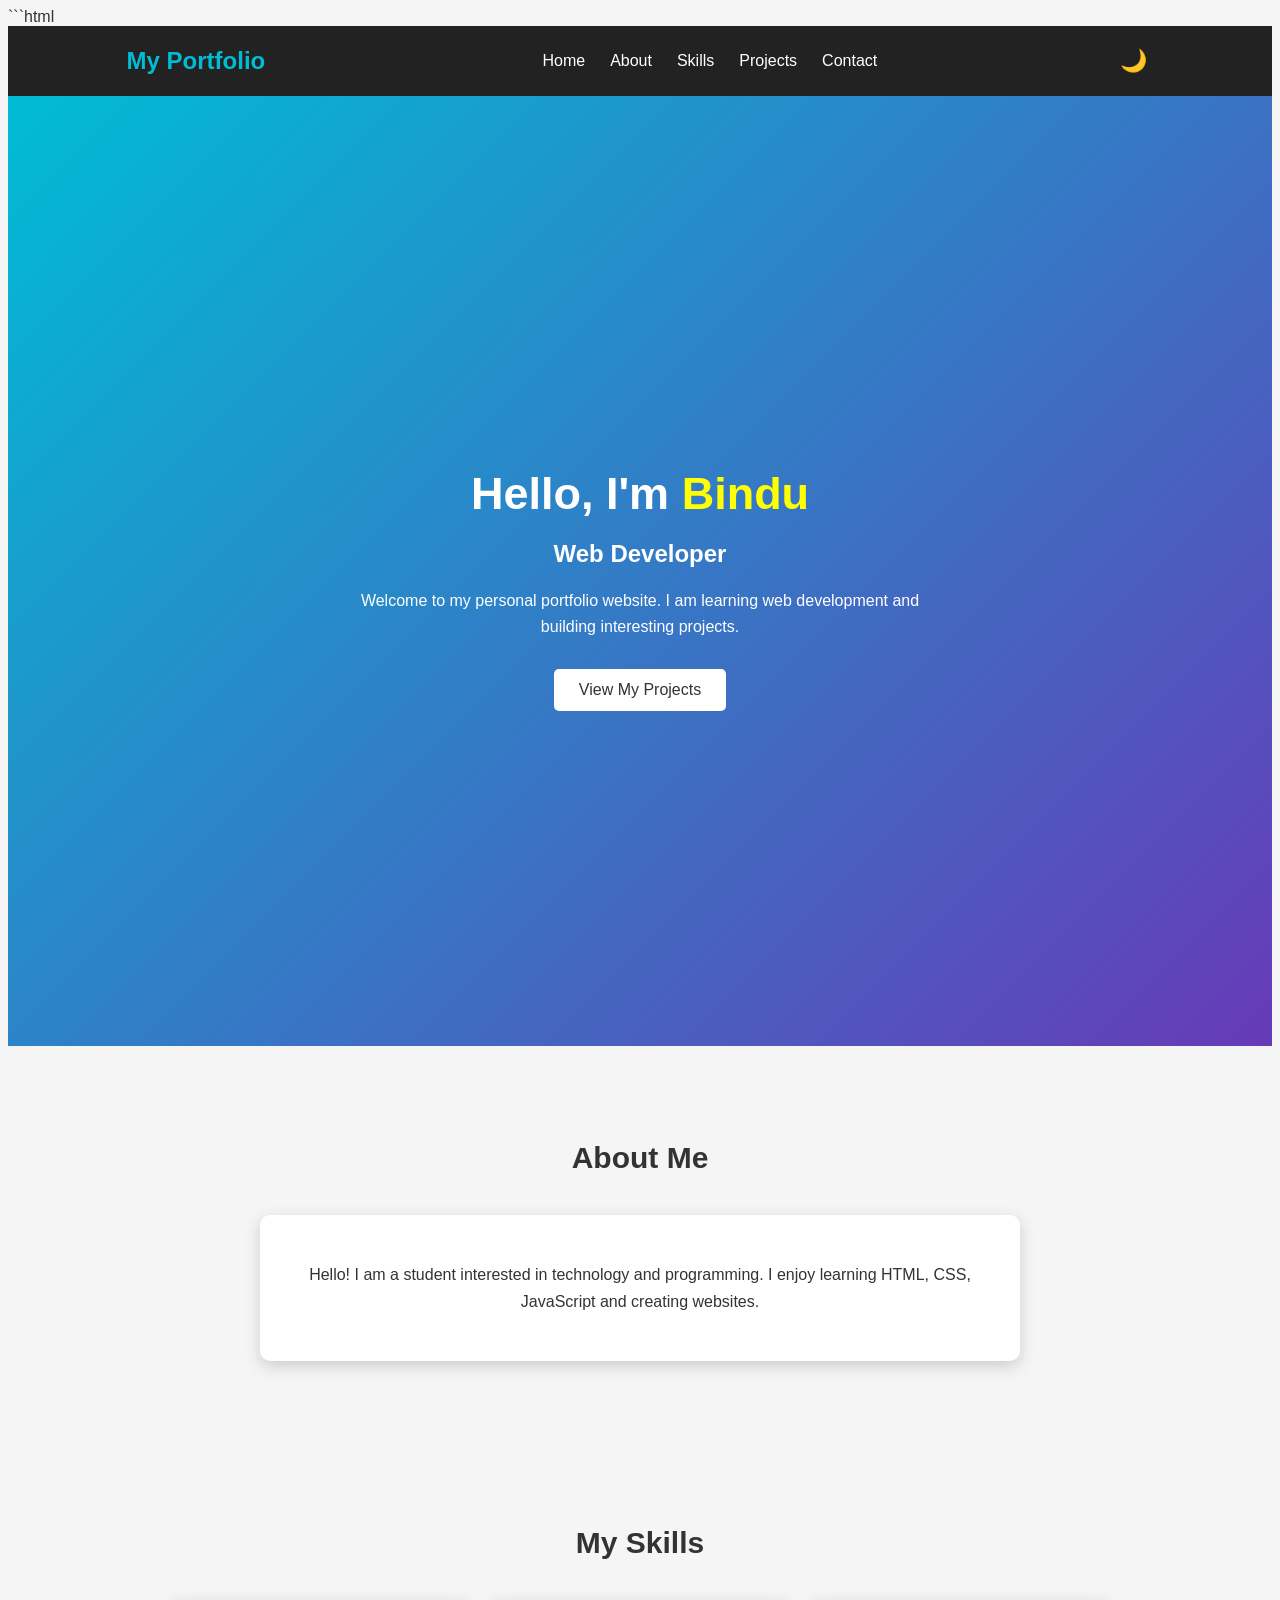
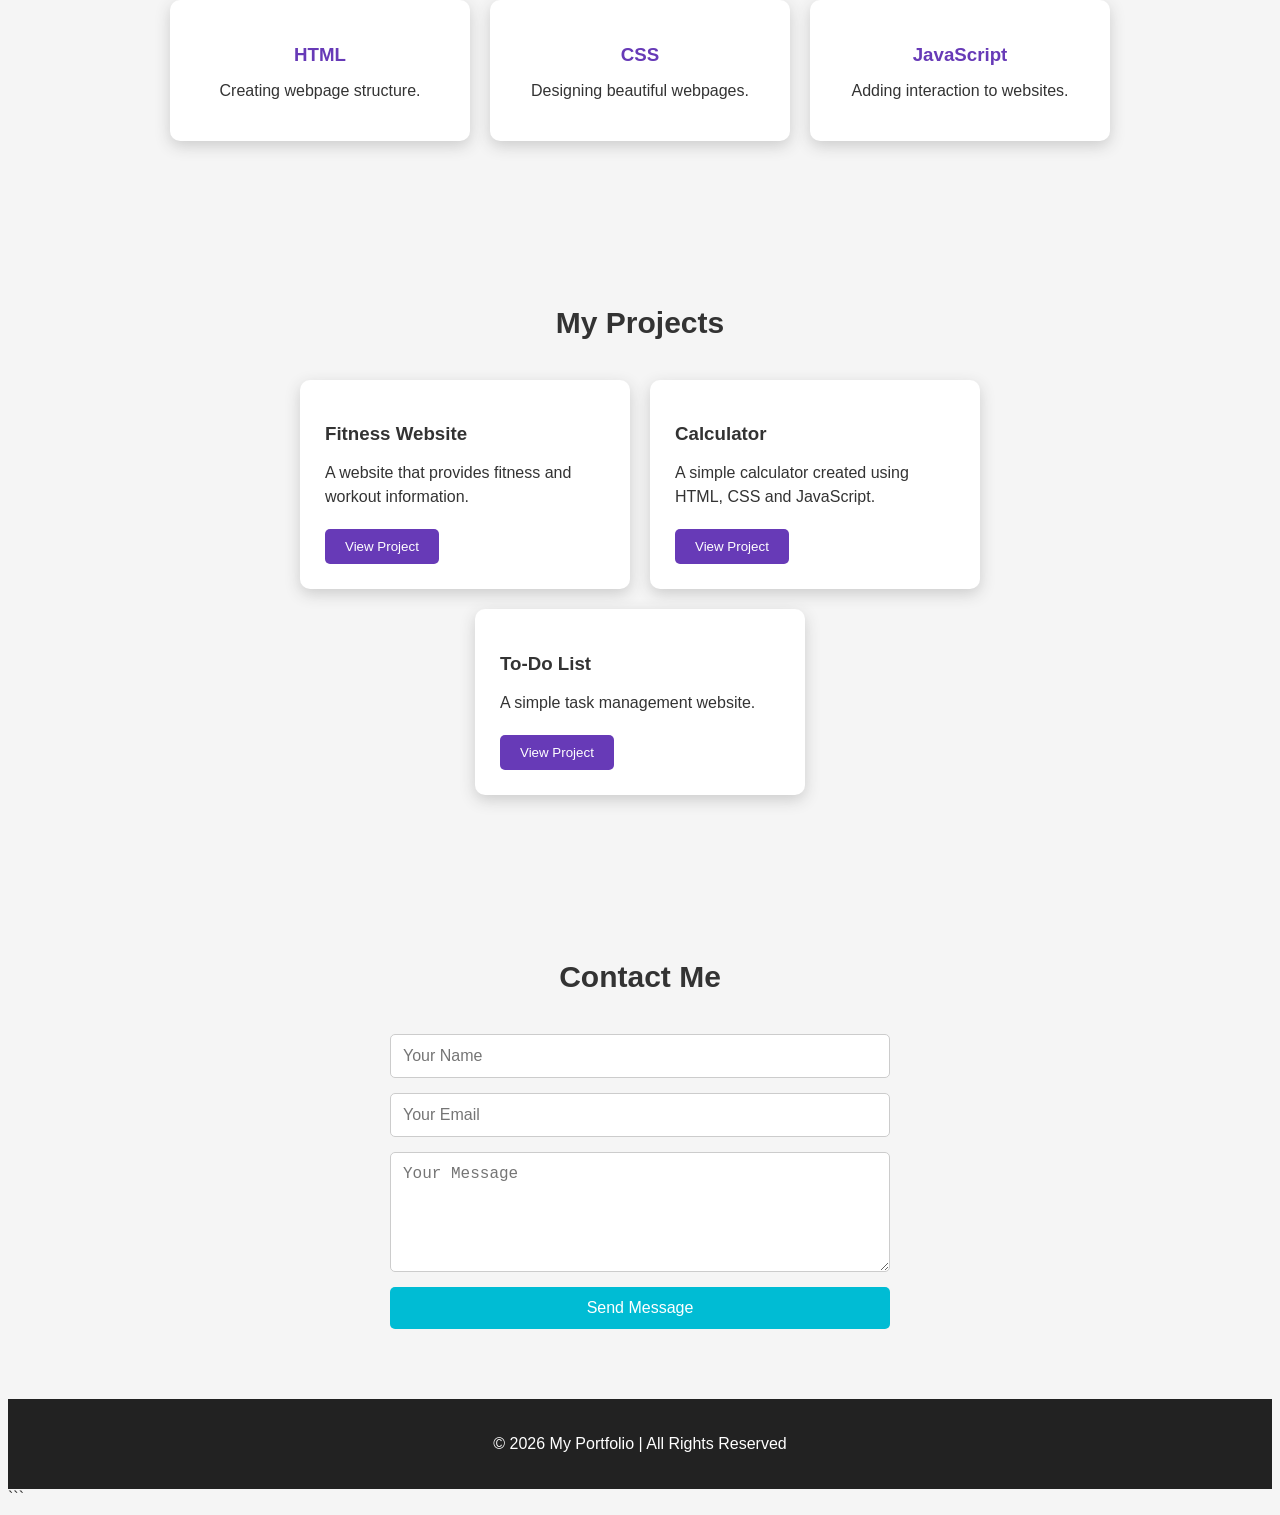
<file: index.html>
```html
<!DOCTYPE html>
<html lang="en">

<head>
    <meta charset="UTF-8">
    <meta name="viewport" content="width=device-width, initial-scale=1.0">

    <title>My Portfolio</title>

    <link rel="stylesheet" href="style.css">
</head>

<body>

    <!-- Navigation -->
    <nav>
        <h2>My Portfolio</h2>

        <ul>
            <li><a href="#home">Home</a></li>
            <li><a href="#about">About</a></li>
            <li><a href="#skills">Skills</a></li>
            <li><a href="#projects">Projects</a></li>
            <li><a href="#contact">Contact</a></li>
        </ul>

        <button id="darkMode">🌙</button>
    </nav>


    <!-- Home -->
    <section id="home" class="home">

        <div class="home-text">
            <h1>Hello, I'm <span>Bindu</span></h1>

            <h2>Web Developer</h2>

            <p>
                Welcome to my personal portfolio website.
                I am learning web development and building
                interesting projects.
            </p>

            <a href="#projects" class="btn">View My Projects</a>
        </div>

    </section>


    <!-- About -->
    <section id="about">

        <h2 class="title">About Me</h2>

        <div class="about-box">

            <p>
                Hello! I am a student interested in technology
                and programming. I enjoy learning HTML, CSS,
                JavaScript and creating websites.
            </p>

        </div>

    </section>


    <!-- Skills -->
    <section id="skills">

        <h2 class="title">My Skills</h2>

        <div class="skills-container">

            <div class="skill">
                <h3>HTML</h3>
                <p>Creating webpage structure.</p>
            </div>

            <div class="skill">
                <h3>CSS</h3>
                <p>Designing beautiful webpages.</p>
            </div>

            <div class="skill">
                <h3>JavaScript</h3>
                <p>Adding interaction to websites.</p>
            </div>

        </div>

    </section>


    <!-- Projects -->
    <section id="projects">

        <h2 class="title">My Projects</h2>

        <div class="projects-container">

            <div class="project">
                <h3>Fitness Website</h3>
                <p>
                    A website that provides fitness
                    and workout information.
                </p>

                <button>View Project</button>
            </div>


            <div class="project">
                <h3>Calculator</h3>
                <p>
                    A simple calculator created using
                    HTML, CSS and JavaScript.
                </p>

                <button>View Project</button>
            </div>


            <div class="project">
                <h3>To-Do List</h3>
                <p>
                    A simple task management website.
                </p>

                <button>View Project</button>
            </div>

        </div>

    </section>


    <!-- Contact -->
    <section id="contact">

        <h2 class="title">Contact Me</h2>

        <div class="contact-box">

            <input type="text" id="name" placeholder="Your Name">

            <input type="email" id="email" placeholder="Your Email">

            <textarea id="message" placeholder="Your Message"></textarea>

            <button onclick="sendMessage()">Send Message</button>

        </div>

    </section>


    <!-- Footer -->
    <footer>

        <p>© 2026 My Portfolio | All Rights Reserved</p>

    </footer>


    <script src="script.js"></script>

</body>

</html>
```
</file>
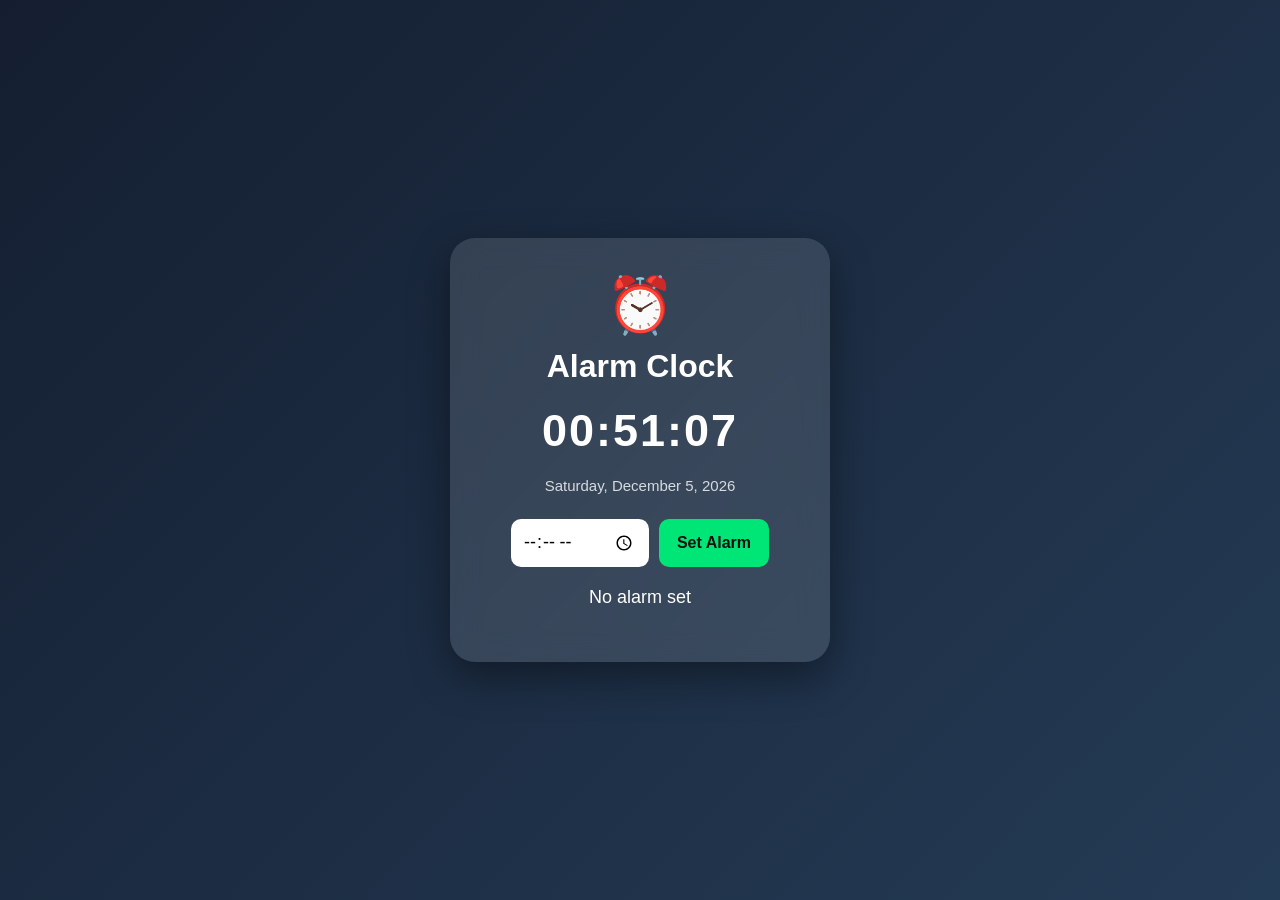
<file: alarm.html>
<!DOCTYPE html>
<html lang="en">
<head>
    <meta charset="UTF-8">
    <meta name="viewport" content="width=device-width, initial-scale=1.0">
    <title>Alarm Clock</title>

    <style>
        * {
            box-sizing: border-box;
            margin: 0;
            padding: 0;
            font-family: Arial, sans-serif;
        }

        body {
            min-height: 100vh;
            display: flex;
            justify-content: center;
            align-items: center;
            background: linear-gradient(135deg, #141e30, #243b55);
            color: white;
        }

        .alarm-container {
            width: 380px;
            padding: 35px;
            background: rgba(255, 255, 255, 0.12);
            backdrop-filter: blur(15px);
            border-radius: 25px;
            text-align: center;
            box-shadow: 0 15px 40px rgba(0,0,0,0.4);
        }

        h1 {
            font-size: 32px;
            margin-bottom: 10px;
        }

        .clock {
            font-size: 45px;
            font-weight: bold;
            margin: 20px 0;
            letter-spacing: 2px;
        }

        .date {
            font-size: 15px;
            opacity: 0.8;
            margin-bottom: 25px;
        }

        .set-alarm {
            display: flex;
            gap: 10px;
            justify-content: center;
            margin-bottom: 20px;
        }

        input[type="time"] {
            padding: 12px;
            border: none;
            border-radius: 10px;
            font-size: 18px;
            outline: none;
        }

        button {
            border: none;
            padding: 12px 18px;
            border-radius: 10px;
            cursor: pointer;
            font-size: 16px;
            font-weight: bold;
            transition: 0.3s;
        }

        .set-btn {
            background: #00e676;
            color: #111;
        }

        .set-btn:hover {
            background: #00c853;
            transform: scale(1.05);
        }

        .cancel-btn {
            background: #ff5252;
            color: white;
            display: none;
            margin: auto;
        }

        .cancel-btn:hover {
            background: #d50000;
        }

        .alarm-status {
            margin: 15px 0;
            font-size: 18px;
            min-height: 25px;
        }

        .ringing {
            display: none;
            margin-top: 20px;
            padding: 20px;
            background: rgba(255, 0, 0, 0.25);
            border-radius: 15px;
            animation: pulse 1s infinite;
        }

        .ringing h2 {
            margin-bottom: 15px;
        }

        .stop-btn {
            background: #ff1744;
            color: white;
        }

        .stop-btn:hover {
            background: #d50000;
        }

        @keyframes pulse {
            0% {
                transform: scale(1);
            }

            50% {
                transform: scale(1.03);
            }

            100% {
                transform: scale(1);
            }
        }

        .alarm-icon {
            font-size: 55px;
            margin-bottom: 10px;
        }
    </style>
</head>

<body>

    <div class="alarm-container">

        <div class="alarm-icon">⏰</div>

        <h1>Alarm Clock</h1>

        <div class="clock" id="clock">
            00:00:00
        </div>

        <div class="date" id="date">
            Loading date...
        </div>

        <div class="set-alarm">

            <input type="time" id="alarmTime">

            <button class="set-btn" onclick="setAlarm()">
                Set Alarm
            </button>

        </div>

        <div class="alarm-status" id="alarmStatus">
            No alarm set
        </div>

        <button class="cancel-btn" id="cancelBtn" onclick="cancelAlarm()">
            Cancel Alarm
        </button>

        <div class="ringing" id="ringing">

            <h2>🔔 ALARM RINGING!</h2>

            <p>Wake up! Your alarm time has arrived.</p>

            <br>

            <button class="stop-btn" onclick="stopAlarm()">
                Stop Alarm
            </button>

        </div>

    </div>


    <script>

        let alarmTime = null;
        let alarmActive = false;
        let alarmSound = null;

        // Create alarm sound using Web Audio API
        function createAlarmSound() {

            const AudioContext =
                window.AudioContext || window.webkitAudioContext;

            if (!AudioContext) {
                return null;
            }

            const audioContext = new AudioContext();

            function beep() {

                if (!alarmActive) {
                    return;
                }

                const oscillator =
                    audioContext.createOscillator();

                const gain =
                    audioContext.createGain();

                oscillator.connect(gain);
                gain.connect(audioContext.destination);

                oscillator.frequency.value = 800;
                oscillator.type = "sine";

                gain.gain.setValueAtTime(
                    0.4,
                    audioContext.currentTime
                );

                oscillator.start();

                oscillator.stop(
                    audioContext.currentTime + 0.5
                );

                setTimeout(beep, 1000);
            }

            return {
                start: function () {

                    if (audioContext.state === "suspended") {
                        audioContext.resume();
                    }

                    beep();
                },

                stop: function () {
                    alarmActive = false;
                }
            };
        }


        // Update clock
        function updateClock() {

            const now = new Date();

            let hours = now.getHours();
            let minutes = now.getMinutes();
            let seconds = now.getSeconds();

            const formattedHours =
                String(hours).padStart(2, "0");

            const formattedMinutes =
                String(minutes).padStart(2, "0");

            const formattedSeconds =
                String(seconds).padStart(2, "0");

            document.getElementById("clock").textContent =
                `${formattedHours}:${formattedMinutes}:${formattedSeconds}`;


            const options = {
                weekday: "long",
                year: "numeric",
                month: "long",
                day: "numeric"
            };

            document.getElementById("date").textContent =
                now.toLocaleDateString("en-US", options);


            // Check alarm
            if (alarmActive && alarmTime) {

                const currentTime =
                    `${formattedHours}:${formattedMinutes}`;

                if (currentTime === alarmTime) {
                    ringAlarm();
                }
            }
        }


        // Set alarm
        function setAlarm() {

            const input =
                document.getElementById("alarmTime").value;

            if (input === "") {

                alert("Please select an alarm time.");

                return;
            }

            alarmTime = input;
            alarmActive = true;

            document.getElementById("alarmStatus").textContent =
                "⏰ Alarm set for " + formatTime(input);

            document.getElementById("cancelBtn").style.display =
                "block";

            document.getElementById("ringing").style.display =
                "none";

            // Create sound after user interaction
            alarmSound = createAlarmSound();

            alert(
                "Alarm successfully set for " +
                formatTime(input)
            );
        }


        // Format time
        function formatTime(time) {

            let [hours, minutes] = time.split(":");

            hours = parseInt(hours);

            const ampm = hours >= 12 ? "PM" : "AM";

            hours = hours % 12;

            if (hours === 0) {
                hours = 12;
            }

            return `${hours}:${minutes} ${ampm}`;
        }


        // Ring alarm
        function ringAlarm() {

            if (!alarmActive) {
                return;
            }

            document.getElementById("ringing").style.display =
                "block";

            document.getElementById("alarmStatus").textContent =
                "🔔 Your alarm is ringing!";

            // Prevent repeated triggering
            alarmActive = false;

            if (alarmSound) {
                alarmActive = true;
                alarmSound.start();
            }
        }


        // Stop alarm
        function stopAlarm() {

            alarmActive = false;

            if (alarmSound) {
                alarmSound.stop();
            }

            document.getElementById("ringing").style.display =
                "none";

            document.getElementById("alarmStatus").textContent =
                "Alarm stopped.";

            document.getElementById("cancelBtn").style.display =
                "none";

            alarmTime = null;
        }


        // Cancel alarm
        function cancelAlarm() {

            alarmActive = false;

            if (alarmSound) {
                alarmSound.stop();
            }

            alarmTime = null;

            document.getElementById("alarmStatus").textContent =
                "No alarm set";

            document.getElementById("cancelBtn").style.display =
                "none";

            document.getElementById("ringing").style.display =
                "none";
        }


        // Start clock
        setInterval(updateClock, 1000);

        updateClock();

    </script>

</body>
</html>
</file>
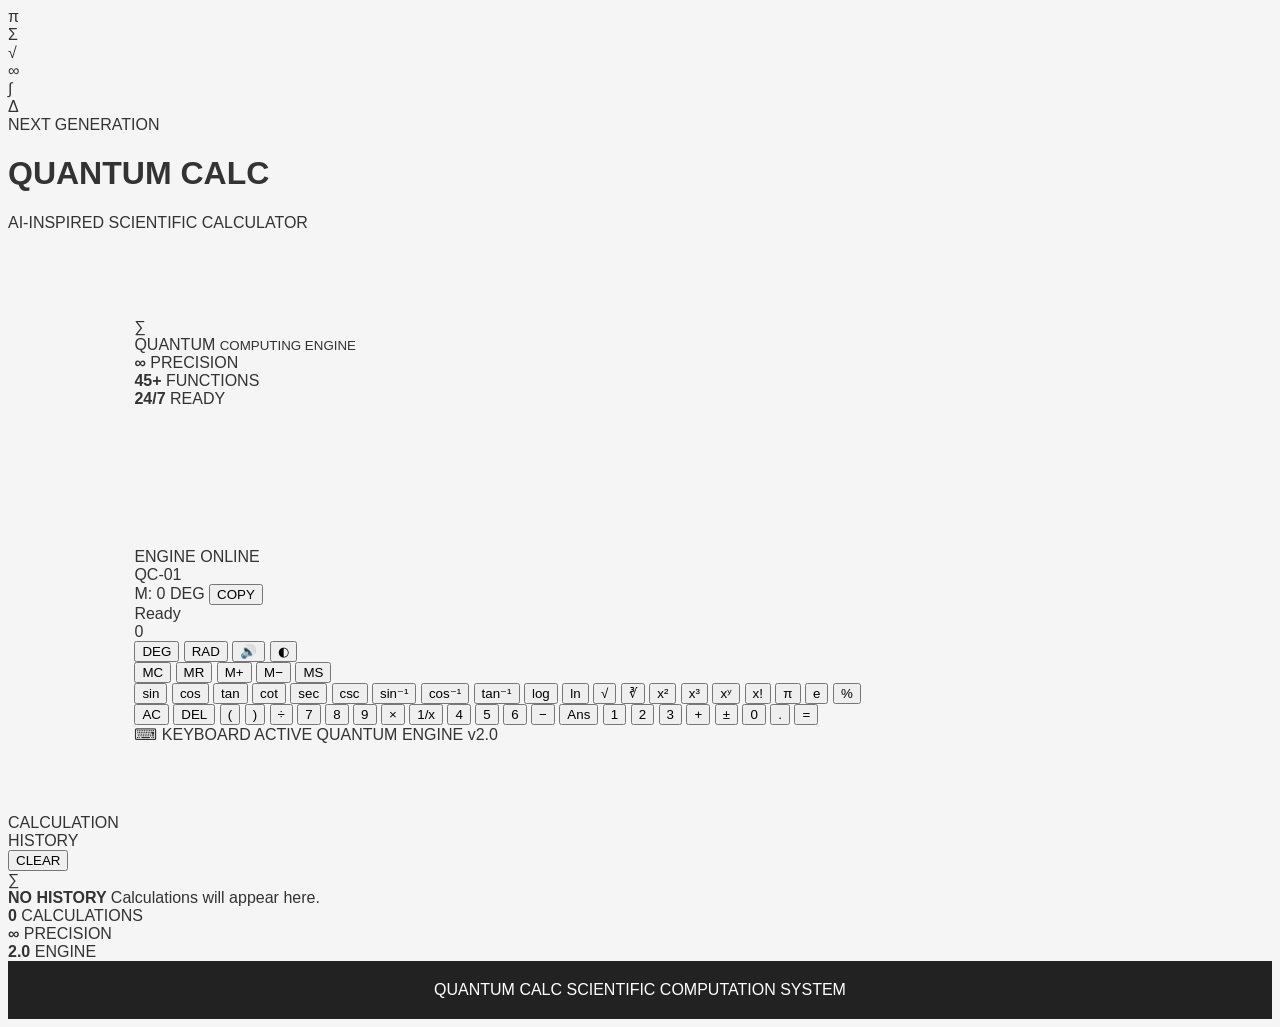
<file: calculator .html>
<!DOCTYPE html>
<html lang="en">

<head>
    <meta charset="UTF-8">
    <meta name="viewport" content="width=device-width, initial-scale=1.0">

    <title>Quantum Calc</title>

    <link rel="stylesheet" href="style.css">
</head>

<body>

    <!-- Animated Background -->

    <div class="background-grid"></div>

    <div class="glow glow-one"></div>
    <div class="glow glow-two"></div>
    <div class="glow glow-three"></div>


    <!-- Floating Mathematical Symbols -->

    <div class="floating-symbol symbol-one">π</div>
    <div class="floating-symbol symbol-two">Σ</div>
    <div class="floating-symbol symbol-three">√</div>
    <div class="floating-symbol symbol-four">∞</div>
    <div class="floating-symbol symbol-five">∫</div>
    <div class="floating-symbol symbol-six">Δ</div>


    <!-- HEADER -->

    <header class="main-header">

        <div class="badge">
            NEXT GENERATION
        </div>

        <h1>
            QUANTUM
            <span>CALC</span>
        </h1>

        <p>
            AI-INSPIRED SCIENTIFIC CALCULATOR
        </p>

        <div class="header-line"></div>

    </header>


    <!-- MAIN -->

    <main class="application">


        <!-- LEFT SIDE DESIGN -->

        <section class="visual-panel">

            <div class="orbit orbit-one">
                <div class="orbit-dot"></div>
            </div>

            <div class="orbit orbit-two">
                <div class="orbit-dot"></div>
            </div>

            <div class="core">

                <div class="core-inner">

                    <div class="core-symbol">
                        ∑
                    </div>

                    <span>
                        QUANTUM
                    </span>

                    <small>
                        COMPUTING ENGINE
                    </small>

                </div>

            </div>


            <div class="info-card info-one">
                <strong>∞</strong>
                <span>PRECISION</span>
            </div>

            <div class="info-card info-two">
                <strong>45+</strong>
                <span>FUNCTIONS</span>
            </div>

            <div class="info-card info-three">
                <strong>24/7</strong>
                <span>READY</span>
            </div>

        </section>



        <!-- CALCULATOR -->

        <section class="calculator-section">

            <div class="calculator">


                <!-- CALCULATOR HEADER -->

                <div class="calculator-header">

                    <div class="online">

                        <span class="online-dot"></span>

                        ENGINE ONLINE

                    </div>

                    <div class="calculator-logo">
                        QC-01
                    </div>

                </div>


                <!-- DISPLAY -->

                <div class="display-container">

                    <div class="display-top">

                        <span id="memoryStatus">
                            M: 0
                        </span>

                        <span id="angleStatus">
                            DEG
                        </span>

                        <button
                            onclick="copyResult()"
                            class="copy-button">

                            COPY

                        </button>

                    </div>


                    <div
                        id="expression"
                        class="expression">

                        Ready

                    </div>


                    <div
                        id="result"
                        class="result">

                        0

                    </div>

                </div>


                <!-- CONTROL BAR -->

                <div class="control-bar">

                    <button
                        id="degBtn"
                        class="control active"
                        onclick="setAngle('DEG')">

                        DEG

                    </button>

                    <button
                        id="radBtn"
                        class="control"
                        onclick="setAngle('RAD')">

                        RAD

                    </button>

                    <button
                        id="soundBtn"
                        class="control"
                        onclick="toggleSound()">

                        🔊

                    </button>

                    <button
                        class="control"
                        onclick="toggleTheme()">

                        ◐

                    </button>

                </div>


                <!-- MEMORY -->

                <div class="memory-row">

                    <button onclick="memoryClear()">
                        MC
                    </button>

                    <button onclick="memoryRecall()">
                        MR
                    </button>

                    <button onclick="memoryAdd()">
                        M+
                    </button>

                    <button onclick="memorySubtract()">
                        M−
                    </button>

                    <button onclick="memoryStore()">
                        MS
                    </button>

                </div>


                <!-- SCIENTIFIC BUTTONS -->

                <div class="scientific-grid">

                    <button onclick="add('sin(')">
                        sin
                    </button>

                    <button onclick="add('cos(')">
                        cos
                    </button>

                    <button onclick="add('tan(')">
                        tan
                    </button>

                    <button onclick="add('cot(')">
                        cot
                    </button>

                    <button onclick="add('sec(')">
                        sec
                    </button>

                    <button onclick="add('csc(')">
                        csc
                    </button>

                    <button onclick="add('asin(')">
                        sin⁻¹
                    </button>

                    <button onclick="add('acos(')">
                        cos⁻¹
                    </button>

                    <button onclick="add('atan(')">
                        tan⁻¹
                    </button>

                    <button onclick="add('log(')">
                        log
                    </button>

                    <button onclick="add('ln(')">
                        ln
                    </button>

                    <button onclick="add('√(')">
                        √
                    </button>

                    <button onclick="add('∛(')">
                        ∛
                    </button>

                    <button onclick="square()">
                        x²
                    </button>

                    <button onclick="cube()">
                        x³
                    </button>

                    <button onclick="add('^')">
                        xʸ
                    </button>

                    <button onclick="factorial()">
                        x!
                    </button>

                    <button onclick="add('π')">
                        π
                    </button>

                    <button onclick="add('e')">
                        e
                    </button>

                    <button onclick="add('%')">
                        %
                    </button>

                </div>


                <!-- MAIN BUTTONS -->

                <div class="number-grid">

                    <button
                        class="danger"
                        onclick="clearAll()">
                        AC
                    </button>

                    <button
                        class="special"
                        onclick="deleteLast()">
                        DEL
                    </button>

                    <button
                        class="special"
                        onclick="add('(')">
                        (
                    </button>

                    <button
                        class="special"
                        onclick="add(')')">
                        )
                    </button>

                    <button
                        class="operator"
                        onclick="add('÷')">
                        ÷
                    </button>


                    <button onclick="add('7')">
                        7
                    </button>

                    <button onclick="add('8')">
                        8
                    </button>

                    <button onclick="add('9')">
                        9
                    </button>

                    <button
                        class="operator"
                        onclick="add('×')">
                        ×
                    </button>

                    <button
                        class="special"
                        onclick="reciprocal()">
                        1/x
                    </button>


                    <button onclick="add('4')">
                        4
                    </button>

                    <button onclick="add('5')">
                        5
                    </button>

                    <button onclick="add('6')">
                        6
                    </button>

                    <button
                        class="operator"
                        onclick="add('−')">
                        −
                    </button>

                    <button
                        class="special"
                        onclick="add('Ans')">
                        Ans
                    </button>


                    <button onclick="add('1')">
                        1
                    </button>

                    <button onclick="add('2')">
                        2
                    </button>

                    <button onclick="add('3')">
                        3
                    </button>

                    <button
                        class="operator"
                        onclick="add('+')">
                        +
                    </button>

                    <button
                        class="special"
                        onclick="negate()">
                        ±
                    </button>


                    <button
                        class="zero"
                        onclick="add('0')">
                        0
                    </button>

                    <button onclick="add('.')">
                        .
                    </button>

                    <button
                        class="equals"
                        onclick="calculate()">
                        =
                    </button>

                </div>


                <div class="calculator-footer">

                    <span>
                        ⌨ KEYBOARD ACTIVE
                    </span>

                    <span>
                        QUANTUM ENGINE v2.0
                    </span>

                </div>

            </div>

        </section>



        <!-- HISTORY -->

        <aside class="history-section">

            <div class="history-card">

                <div class="history-top">

                    <div>

                        <div class="history-title">
                            CALCULATION
                        </div>

                        <div class="history-subtitle">
                            HISTORY
                        </div>

                    </div>

                    <button
                        onclick="clearHistory()"
                        class="clear-history">

                        CLEAR

                    </button>

                </div>


                <div
                    id="history"
                    class="history-list">

                    <div class="history-empty">

                        <div class="history-empty-icon">
                            ∑
                        </div>

                        <strong>
                            NO HISTORY
                        </strong>

                        <span>
                            Calculations will
                            appear here.
                        </span>

                    </div>

                </div>

            </div>


            <!-- HISTORY STATISTICS -->

            <div class="stats">

                <div class="stat">
                    <strong id="calculationCount">
                        0
                    </strong>
                    <span>CALCULATIONS</span>
                </div>

                <div class="stat">
                    <strong>∞</strong>
                    <span>PRECISION</span>
                </div>

                <div class="stat">
                    <strong>2.0</strong>
                    <span>ENGINE</span>
                </div>

            </div>

        </aside>

    </main>


    <!-- FOOTER -->

    <footer>

        <span>
            QUANTUM CALC
        </span>

        <span>
            SCIENTIFIC COMPUTATION SYSTEM
        </span>

    </footer>


    <script src="script.js"></script>

</body>

</html>
</file>
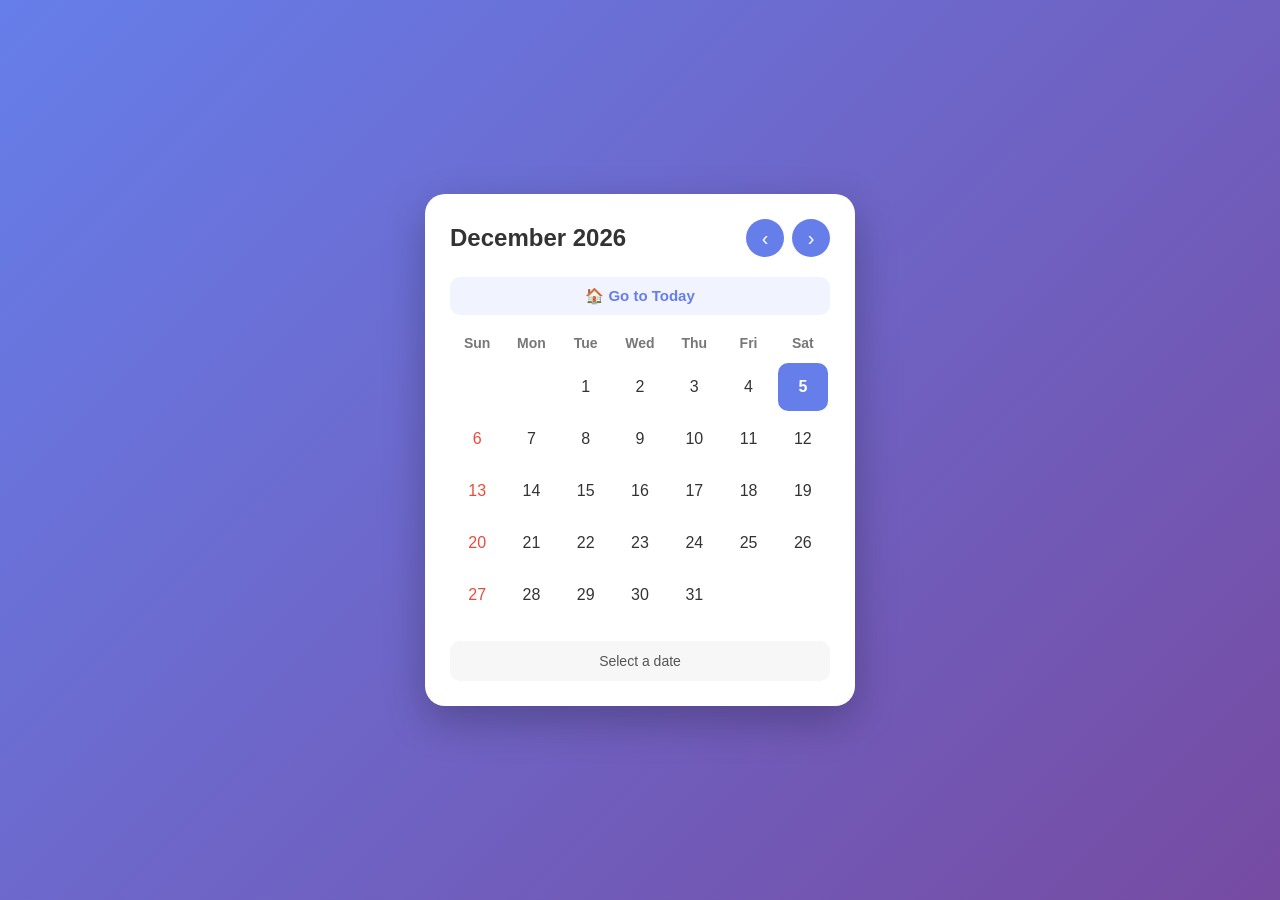
<file: calender.html>
<!DOCTYPE html>
<html lang="en">
<head>
    <meta charset="UTF-8">
    <meta name="viewport" content="width=device-width, initial-scale=1.0">

    <title>My Calendar</title>

    <style>
        * {
            margin: 0;
            padding: 0;
            box-sizing: border-box;
            font-family: Arial, sans-serif;
        }

        body {
            min-height: 100vh;
            display: flex;
            justify-content: center;
            align-items: center;
            background: linear-gradient(135deg, #667eea, #764ba2);
            padding: 20px;
        }

        .calendar {
            width: 430px;
            background: white;
            border-radius: 20px;
            padding: 25px;
            box-shadow: 0 15px 40px rgba(0, 0, 0, 0.25);
        }

        /* Header */

        .calendar-header {
            display: flex;
            justify-content: space-between;
            align-items: center;
            margin-bottom: 20px;
        }

        .calendar-header h2 {
            font-size: 24px;
            color: #333;
        }

        .nav-buttons {
            display: flex;
            gap: 8px;
        }

        .nav-buttons button {
            width: 38px;
            height: 38px;
            border: none;
            border-radius: 50%;
            background: #667eea;
            color: white;
            font-size: 20px;
            cursor: pointer;
            transition: 0.2s;
        }

        .nav-buttons button:hover {
            background: #4f63d2;
            transform: scale(1.05);
        }

        /* Today Button */

        .today-btn {
            width: 100%;
            padding: 10px;
            border: none;
            border-radius: 10px;
            background: #f1f3ff;
            color: #667eea;
            font-size: 15px;
            font-weight: bold;
            cursor: pointer;
            margin-bottom: 20px;
        }

        .today-btn:hover {
            background: #e1e5ff;
        }

        /* Weekdays */

        .weekdays,
        .days {
            display: grid;
            grid-template-columns: repeat(7, 1fr);
            text-align: center;
        }

        .weekdays {
            margin-bottom: 10px;
        }

        .weekdays div {
            font-weight: bold;
            color: #777;
            font-size: 14px;
        }

        /* Days */

        .days div {
            height: 48px;
            display: flex;
            justify-content: center;
            align-items: center;
            margin: 2px;
            border-radius: 10px;
            cursor: pointer;
            color: #333;
            transition: 0.2s;
        }

        .days div:hover {
            background: #eef0ff;
            color: #667eea;
        }

        /* Sunday */

        .days .sunday {
            color: #e74c3c;
        }

        /* Today */

        .days .today {
            background: #667eea;
            color: white;
            font-weight: bold;
        }

        .days .today:hover {
            background: #4f63d2;
            color: white;
        }

        /* Selected date */

        .days .selected {
            border: 2px solid #667eea;
        }

        /* Empty days */

        .days .empty {
            cursor: default;
        }

        .days .empty:hover {
            background: transparent;
        }

        /* Selected date display */

        .selected-date {
            margin-top: 20px;
            text-align: center;
            padding: 12px;
            background: #f7f7f7;
            border-radius: 10px;
            color: #555;
            font-size: 14px;
        }

        /* Mobile */

        @media (max-width: 500px) {
            .calendar {
                width: 100%;
                padding: 18px;
            }

            .calendar-header h2 {
                font-size: 20px;
            }

            .days div {
                height: 42px;
            }
        }
    </style>
</head>

<body>

    <div class="calendar">

        <div class="calendar-header">

            <h2 id="monthYear"></h2>

            <div class="nav-buttons">
                <button onclick="previousMonth()">‹</button>
                <button onclick="nextMonth()">›</button>
            </div>

        </div>

        <button class="today-btn" onclick="goToToday()">
            🏠 Go to Today
        </button>

        <div class="weekdays">
            <div>Sun</div>
            <div>Mon</div>
            <div>Tue</div>
            <div>Wed</div>
            <div>Thu</div>
            <div>Fri</div>
            <div>Sat</div>
        </div>

        <div class="days" id="days"></div>

        <div class="selected-date" id="selectedDate">
            Select a date
        </div>

    </div>


    <script>

        // Current date
        const currentDate = new Date();

        let currentMonth = currentDate.getMonth();
        let currentYear = currentDate.getFullYear();

        // Store selected date
        let selectedDay = null;
        let selectedMonth = null;
        let selectedYear = null;


        // Month names
        const monthNames = [
            "January",
            "February",
            "March",
            "April",
            "May",
            "June",
            "July",
            "August",
            "September",
            "October",
            "November",
            "December"
        ];


        // Display calendar
        function displayCalendar() {

            const monthYear = document.getElementById("monthYear");
            const daysContainer = document.getElementById("days");

            // Clear previous days
            daysContainer.innerHTML = "";

            // Display month and year
            monthYear.innerText =
                monthNames[currentMonth] + " " + currentYear;


            // First day of month
            const firstDay =
                new Date(currentYear, currentMonth, 1).getDay();


            // Number of days in month
            const totalDays =
                new Date(currentYear, currentMonth + 1, 0).getDate();


            // Empty spaces before first day
            for (let i = 0; i < firstDay; i++) {

                const emptyDay = document.createElement("div");

                emptyDay.classList.add("empty");

                daysContainer.appendChild(emptyDay);
            }


            // Create days
            for (let day = 1; day <= totalDays; day++) {

                const dayElement =
                    document.createElement("div");

                dayElement.innerText = day;


                // Find day of week
                const dayOfWeek =
                    new Date(
                        currentYear,
                        currentMonth,
                        day
                    ).getDay();


                // Highlight Sunday
                if (dayOfWeek === 0) {
                    dayElement.classList.add("sunday");
                }


                // Highlight today's date
                if (
                    day === currentDate.getDate() &&
                    currentMonth === currentDate.getMonth() &&
                    currentYear === currentDate.getFullYear()
                ) {

                    dayElement.classList.add("today");
                }


                // Highlight selected date
                if (
                    day === selectedDay &&
                    currentMonth === selectedMonth &&
                    currentYear === selectedYear
                ) {

                    dayElement.classList.add("selected");
                }


                // Click event
                dayElement.addEventListener("click", function () {

                    selectedDay = day;
                    selectedMonth = currentMonth;
                    selectedYear = currentYear;

                    displayCalendar();

                    showSelectedDate();

                });


                daysContainer.appendChild(dayElement);
            }
        }


        // Previous month
        function previousMonth() {

            currentMonth--;

            if (currentMonth < 0) {

                currentMonth = 11;
                currentYear--;

            }

            displayCalendar();
        }


        // Next month
        function nextMonth() {

            currentMonth++;

            if (currentMonth > 11) {

                currentMonth = 0;
                currentYear++;

            }

            displayCalendar();
        }


        // Go to today's date
        function goToToday() {

            currentMonth = currentDate.getMonth();
            currentYear = currentDate.getFullYear();

            selectedDay = null;
            selectedMonth = null;
            selectedYear = null;

            displayCalendar();

            document.getElementById("selectedDate").innerText =
                "Today: " +
                currentDate.toLocaleDateString(
                    "en-IN",
                    {
                        day: "numeric",
                        month: "long",
                        year: "numeric"
                    }
                );
        }


        // Show selected date
        function showSelectedDate() {

            const date = new Date(
                selectedYear,
                selectedMonth,
                selectedDay
            );

            document.getElementById("selectedDate").innerText =
                date.toLocaleDateString(
                    "en-IN",
                    {
                        weekday: "long",
                        day: "numeric",
                        month: "long",
                        year: "numeric"
                    }
                );
        }


        // Load calendar when page opens
        displayCalendar();

    </script>

</body>
</html>
</file>
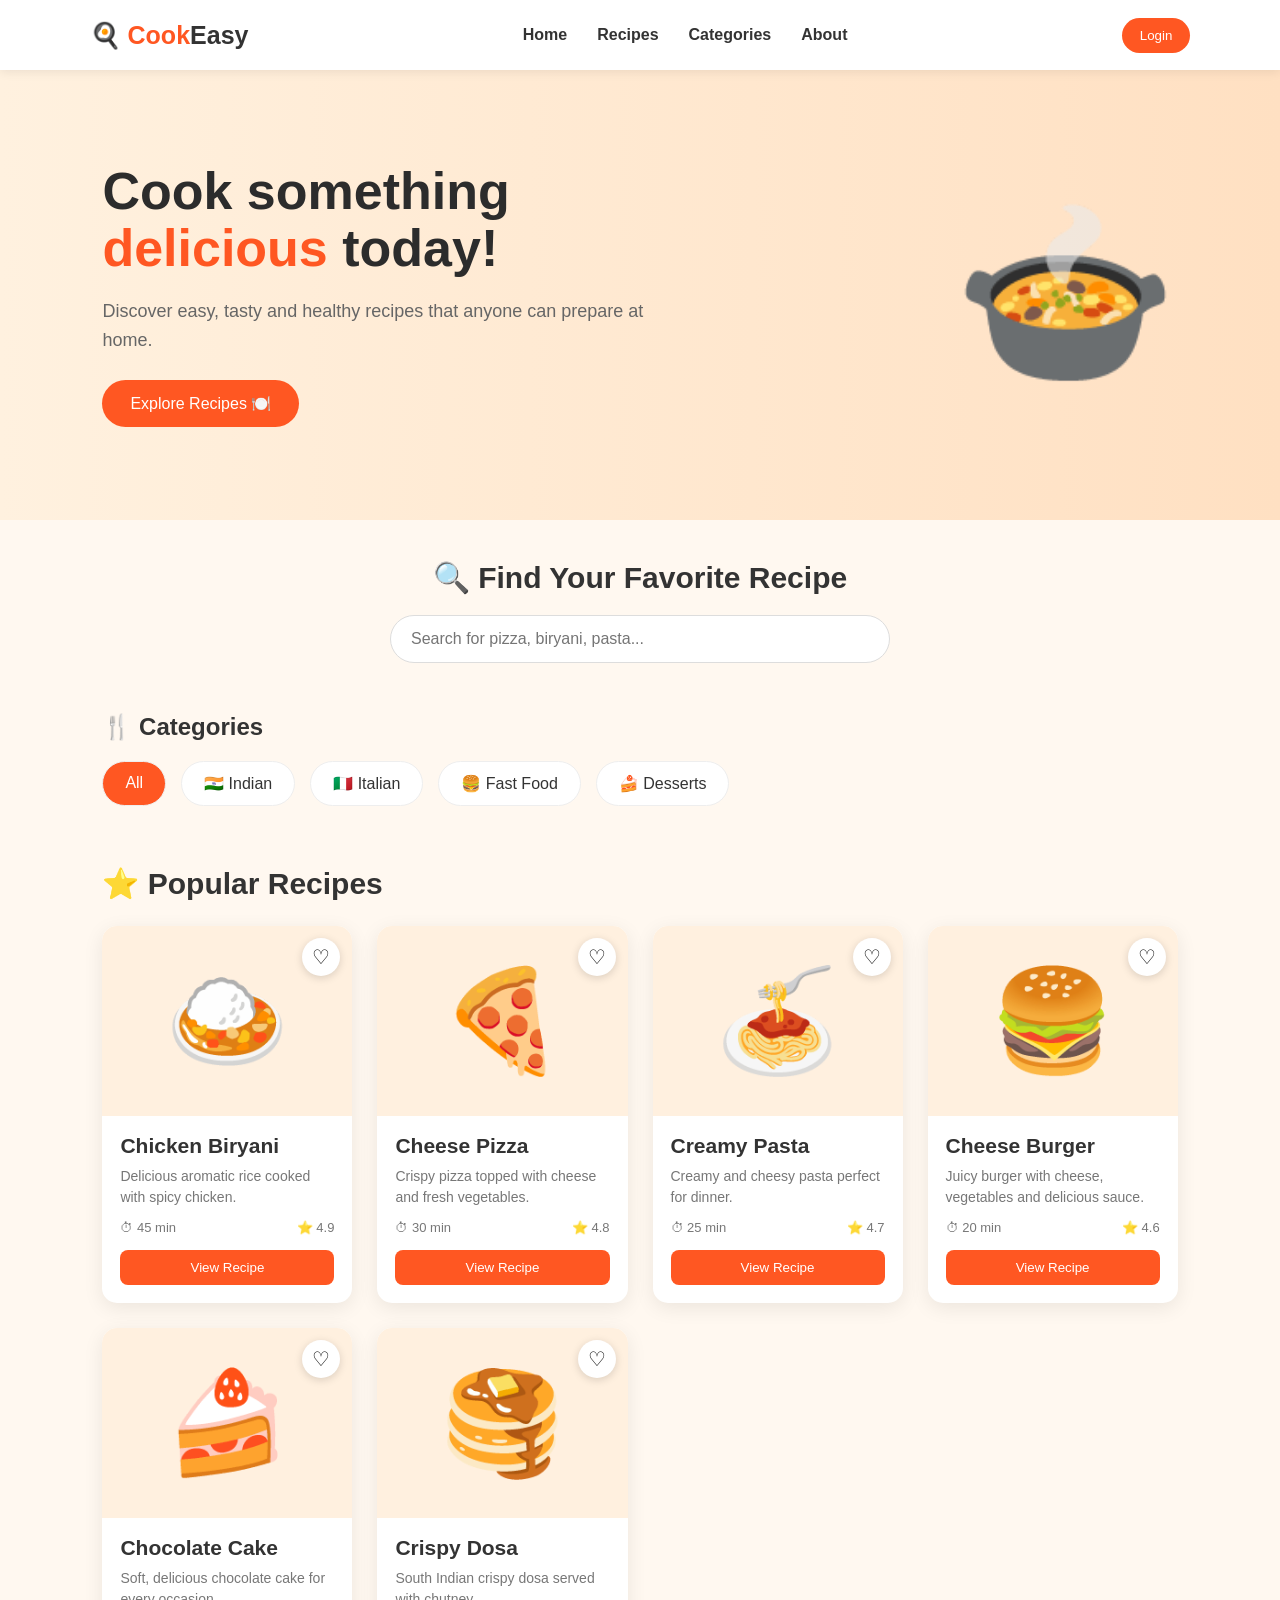
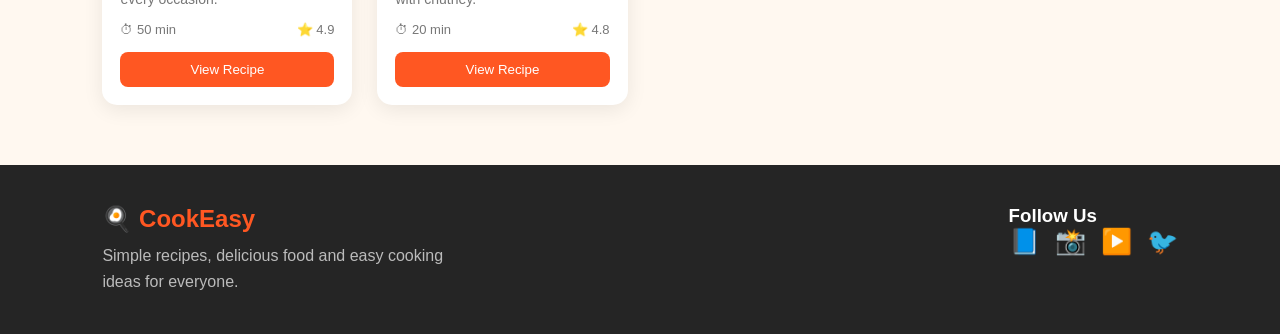
<file: cook.html>
<!DOCTYPE html>
<html lang="en">

<head>
    <meta charset="UTF-8">
    <meta name="viewport" content="width=device-width, initial-scale=1.0">

    <title>CookEasy - Cooking Website</title>

    <style>

        * {
            margin: 0;
            padding: 0;
            box-sizing: border-box;
            font-family: Arial, sans-serif;
        }

        body {
            background: #fff8f0;
            color: #333;
        }

        /* ================= NAVBAR ================= */

        nav {
            height: 70px;
            background: white;

            display: flex;
            align-items: center;
            justify-content: space-between;

            padding: 0 7%;

            box-shadow: 0 2px 10px rgba(0,0,0,0.08);

            position: sticky;
            top: 0;
            z-index: 100;
        }

        .logo {
            font-size: 25px;
            font-weight: bold;
            color: #ff5722;
        }

        .logo span {
            color: #333;
        }

        nav ul {
            display: flex;
            list-style: none;
            gap: 30px;
        }

        nav ul li a {
            text-decoration: none;
            color: #333;
            font-weight: bold;
        }

        nav ul li a:hover {
            color: #ff5722;
        }

        .login-btn {
            background: #ff5722;
            color: white;

            border: none;
            padding: 10px 18px;

            border-radius: 20px;

            cursor: pointer;
        }

        /* ================= HERO ================= */

        .hero {
            min-height: 450px;

            display: flex;
            align-items: center;
            justify-content: space-between;

            padding: 50px 8%;

            background:
                linear-gradient(
                    90deg,
                    #fff1df,
                    #ffe0c2
                );
        }

        .hero-content {
            max-width: 550px;
        }

        .hero-content h1 {
            font-size: 52px;
            line-height: 1.1;

            margin-bottom: 20px;

            color: #2c2c2c;
        }

        .hero-content h1 span {
            color: #ff5722;
        }

        .hero-content p {
            font-size: 18px;
            line-height: 1.6;

            margin-bottom: 25px;

            color: #666;
        }

        .explore-btn {
            background: #ff5722;
            color: white;

            border: none;

            padding: 14px 28px;

            border-radius: 25px;

            font-size: 16px;

            cursor: pointer;
        }

        .explore-btn:hover {
            background: #e64a19;
        }

        .hero-food {
            font-size: 180px;

            animation: floatFood 3s ease-in-out infinite;
        }

        @keyframes floatFood {

            0% {
                transform: translateY(0);
            }

            50% {
                transform: translateY(-15px);
            }

            100% {
                transform: translateY(0);
            }

        }

        /* ================= SEARCH ================= */

        .search-section {
            text-align: center;

            padding: 40px 20px;
        }

        .search-section h2 {
            font-size: 30px;

            margin-bottom: 20px;
        }

        .search-box {
            width: 500px;
            max-width: 90%;

            padding: 14px 20px;

            border: 1px solid #ddd;

            border-radius: 30px;

            outline: none;

            font-size: 16px;
        }

        .search-box:focus {
            border-color: #ff5722;
        }

        /* ================= CATEGORIES ================= */

        .categories {
            padding: 10px 8% 40px;
        }

        .categories h2 {
            margin-bottom: 20px;
        }

        .category-container {
            display: flex;
            gap: 15px;
            flex-wrap: wrap;
        }

        .category {
            background: white;

            padding: 12px 22px;

            border-radius: 25px;

            border: 1px solid #eee;

            cursor: pointer;

            transition: 0.3s;
        }

        .category:hover,
        .category.active {
            background: #ff5722;
            color: white;
        }

        /* ================= RECIPES ================= */

        .recipes {
            padding: 20px 8% 60px;
        }

        .recipes h2 {
            font-size: 30px;

            margin-bottom: 25px;
        }

        .recipe-container {
            display: grid;

            grid-template-columns:
                repeat(auto-fit, minmax(250px, 1fr));

            gap: 25px;
        }

        .recipe-card {
            background: white;

            border-radius: 15px;

            overflow: hidden;

            box-shadow:
                0 5px 20px rgba(0,0,0,0.08);

            transition: 0.3s;

            position: relative;
        }

        .recipe-card:hover {
            transform: translateY(-8px);

            box-shadow:
                0 10px 25px rgba(0,0,0,0.15);
        }

        .food-image {
            height: 190px;

            display: flex;
            align-items: center;
            justify-content: center;

            font-size: 100px;

            background: #fff0df;
        }

        .recipe-info {
            padding: 18px;
        }

        .recipe-info h3 {
            margin-bottom: 8px;

            font-size: 21px;
        }

        .recipe-info p {
            color: #777;

            font-size: 14px;

            line-height: 1.5;

            margin-bottom: 12px;
        }

        .recipe-details {
            display: flex;

            justify-content: space-between;

            color: #777;

            font-size: 13px;

            margin-bottom: 15px;
        }

        .view-btn {
            width: 100%;

            padding: 10px;

            background: #ff5722;

            border: none;

            color: white;

            border-radius: 8px;

            cursor: pointer;
        }

        .view-btn:hover {
            background: #e64a19;
        }

        .favorite {
            position: absolute;

            right: 12px;
            top: 12px;

            width: 38px;
            height: 38px;

            border-radius: 50%;

            border: none;

            background: white;

            font-size: 20px;

            cursor: pointer;

            box-shadow: 0 2px 8px rgba(0,0,0,0.15);
        }

        .favorite.liked {
            color: red;
        }

        /* ================= MODAL ================= */

        .modal {
            display: none;

            position: fixed;

            inset: 0;

            background: rgba(0,0,0,0.6);

            align-items: center;

            justify-content: center;

            z-index: 200;
        }

        .modal-content {
            background: white;

            width: 500px;

            max-width: 90%;

            max-height: 85vh;

            overflow-y: auto;

            border-radius: 15px;

            padding: 30px;

            position: relative;
        }

        .close {
            position: absolute;

            right: 20px;
            top: 15px;

            font-size: 28px;

            cursor: pointer;

            color: #777;
        }

        .modal-food {
            text-align: center;

            font-size: 100px;

            margin-bottom: 10px;
        }

        .modal-content h2 {
            color: #ff5722;

            margin-bottom: 15px;
        }

        .modal-content h3 {
            margin-top: 20px;
            margin-bottom: 10px;
        }

        .modal-content ul,
        .modal-content ol {
            margin-left: 20px;

            line-height: 1.8;
        }

        /* ================= FOOTER ================= */

        footer {
            background: #252525;

            color: white;

            padding: 40px 8%;

            display: flex;

            justify-content: space-between;

            flex-wrap: wrap;

            gap: 30px;
        }

        footer h2 {
            color: #ff5722;

            margin-bottom: 10px;
        }

        footer p {
            color: #bbb;

            max-width: 350px;

            line-height: 1.6;
        }

        .social {
            font-size: 25px;

            display: flex;

            gap: 15px;
        }

        /* ================= MOBILE ================= */

        @media (max-width: 700px) {

            nav {
                padding: 0 20px;
            }

            nav ul {
                display: none;
            }

            .hero {
                text-align: center;

                flex-direction: column;

                padding: 40px 20px;
            }

            .hero-content h1 {
                font-size: 38px;
            }

            .hero-food {
                font-size: 120px;

                margin-top: 20px;
            }

            .search-box {
                width: 90%;
            }

            footer {
                flex-direction: column;
            }

        }

    </style>

</head>


<body>


    <!-- ================= NAVBAR ================= -->

    <nav>

        <div class="logo">
            🍳 Cook<span>Easy</span>
        </div>

        <ul>

            <li>
                <a href="#home">Home</a>
            </li>

            <li>
                <a href="#recipes">Recipes</a>
            </li>

            <li>
                <a href="#categories">Categories</a>
            </li>

            <li>
                <a href="#about">About</a>
            </li>

        </ul>

        <button class="login-btn">
            Login
        </button>

    </nav>


    <!-- ================= HERO ================= -->

    <section class="hero" id="home">

        <div class="hero-content">

            <h1>
                Cook something
                <span>delicious</span>
                today!
            </h1>

            <p>
                Discover easy, tasty and healthy recipes
                that anyone can prepare at home.
            </p>

            <button
                class="explore-btn"
                onclick="scrollToRecipes()">

                Explore Recipes 🍽️

            </button>

        </div>


        <div class="hero-food">

            🍲

        </div>

    </section>


    <!-- ================= SEARCH ================= -->

    <section class="search-section">

        <h2>
            🔍 Find Your Favorite Recipe
        </h2>

        <input
            type="text"
            id="search"
            class="search-box"
            placeholder="Search for pizza, biryani, pasta..."
            onkeyup="searchRecipes()">

    </section>


    <!-- ================= CATEGORIES ================= -->

    <section
        class="categories"
        id="categories">

        <h2>
            🍴 Categories
        </h2>

        <div class="category-container">

            <div
                class="category active"
                onclick="filterRecipes('all', this)">
                All
            </div>

            <div
                class="category"
                onclick="filterRecipes('indian', this)">
                🇮🇳 Indian
            </div>

            <div
                class="category"
                onclick="filterRecipes('italian', this)">
                🇮🇹 Italian
            </div>

            <div
                class="category"
                onclick="filterRecipes('fastfood', this)">
                🍔 Fast Food
            </div>

            <div
                class="category"
                onclick="filterRecipes('dessert', this)">
                🍰 Desserts
            </div>

        </div>

    </section>


    <!-- ================= RECIPES ================= -->

    <section
        class="recipes"
        id="recipes">

        <h2>
            ⭐ Popular Recipes
        </h2>


        <div
            class="recipe-container"
            id="recipeContainer">


            <!-- Biryani -->

            <div
                class="recipe-card"
                data-category="indian"
                data-name="chicken biryani">

                <button
                    class="favorite"
                    onclick="favorite(this)">
                    ♡
                </button>

                <div class="food-image">
                    🍛
                </div>

                <div class="recipe-info">

                    <h3>
                        Chicken Biryani
                    </h3>

                    <p>
                        Delicious aromatic rice
                        cooked with spicy chicken.
                    </p>

                    <div class="recipe-details">

                        <span>⏱ 45 min</span>

                        <span>⭐ 4.9</span>

                    </div>

                    <button
                        class="view-btn"
                        onclick="showRecipe(
                            'Chicken Biryani',
                            '🍛',
                            ['Basmati Rice',
                             'Chicken',
                             'Onion',
                             'Tomato',
                             'Biryani Masala',
                             'Oil'],
                            [
                             'Wash and soak rice.',
                             'Cook chicken with spices.',
                             'Add rice and water.',
                             'Cover and cook until rice is done.'
                            ])">

                        View Recipe

                    </button>

                </div>

            </div>


            <!-- Pizza -->

            <div
                class="recipe-card"
                data-category="italian fastfood"
                data-name="pizza">

                <button
                    class="favorite"
                    onclick="favorite(this)">
                    ♡
                </button>

                <div class="food-image">
                    🍕
                </div>

                <div class="recipe-info">

                    <h3>
                        Cheese Pizza
                    </h3>

                    <p>
                        Crispy pizza topped with
                        cheese and fresh vegetables.
                    </p>

                    <div class="recipe-details">

                        <span>⏱ 30 min</span>

                        <span>⭐ 4.8</span>

                    </div>

                    <button
                        class="view-btn"
                        onclick="showRecipe(
                            'Cheese Pizza',
                            '🍕',
                            ['Pizza Base',
                             'Tomato Sauce',
                             'Mozzarella Cheese',
                             'Onion',
                             'Capsicum'],
                            [
                             'Spread tomato sauce.',
                             'Add vegetables and cheese.',
                             'Bake until cheese melts.',
                             'Slice and serve hot.'
                            ])">

                        View Recipe

                    </button>

                </div>

            </div>


            <!-- Pasta -->

            <div
                class="recipe-card"
                data-category="italian"
                data-name="pasta">

                <button
                    class="favorite"
                    onclick="favorite(this)">
                    ♡
                </button>

                <div class="food-image">
                    🍝
                </div>

                <div class="recipe-info">

                    <h3>
                        Creamy Pasta
                    </h3>

                    <p>
                        Creamy and cheesy pasta
                        perfect for dinner.
                    </p>

                    <div class="recipe-details">

                        <span>⏱ 25 min</span>

                        <span>⭐ 4.7</span>

                    </div>

                    <button
                        class="view-btn"
                        onclick="showRecipe(
                            'Creamy Pasta',
                            '🍝',
                            ['Pasta',
                             'Cream',
                             'Cheese',
                             'Garlic',
                             'Butter',
                             'Pepper'],
                            [
                             'Boil pasta.',
                             'Heat butter and garlic.',
                             'Add cream and cheese.',
                             'Mix pasta and serve.'
                            ])">

                        View Recipe

                    </button>

                </div>

            </div>


            <!-- Burger -->

            <div
                class="recipe-card"
                data-category="fastfood"
                data-name="burger">

                <button
                    class="favorite"
                    onclick="favorite(this)">
                    ♡
                </button>

                <div class="food-image">
                    🍔
                </div>

                <div class="recipe-info">

                    <h3>
                        Cheese Burger
                    </h3>

                    <p>
                        Juicy burger with cheese,
                        vegetables and delicious sauce.
                    </p>

                    <div class="recipe-details">

                        <span>⏱ 20 min</span>

                        <span>⭐ 4.6</span>

                    </div>

                    <button
                        class="view-btn"
                        onclick="showRecipe(
                            'Cheese Burger',
                            '🍔',
                            ['Burger Bun',
                             'Veg Patty',
                             'Cheese',
                             'Tomato',
                             'Lettuce',
                             'Sauce'],
                            [
                             'Toast the burger bun.',
                             'Cook the patty.',
                             'Add cheese and vegetables.',
                             'Add sauce and serve.'
                            ])">

                        View Recipe

                    </button>

                </div>

            </div>


            <!-- Cake -->

            <div
                class="recipe-card"
                data-category="dessert"
                data-name="chocolate cake">

                <button
                    class="favorite"
                    onclick="favorite(this)">
                    ♡
                </button>

                <div class="food-image">
                    🍰
                </div>

                <div class="recipe-info">

                    <h3>
                        Chocolate Cake
                    </h3>

                    <p>
                        Soft, delicious chocolate cake
                        for every occasion.
                    </p>

                    <div class="recipe-details">

                        <span>⏱ 50 min</span>

                        <span>⭐ 4.9</span>

                    </div>

                    <button
                        class="view-btn"
                        onclick="showRecipe(
                            'Chocolate Cake',
                            '🍰',
                            ['Flour',
                             'Cocoa Powder',
                             'Sugar',
                             'Milk',
                             'Butter',
                             'Baking Powder'],
                            [
                             'Mix all dry ingredients.',
                             'Add milk and butter.',
                             'Pour into a cake pan.',
                             'Bake until completely cooked.'
                            ])">

                        View Recipe

                    </button>

                </div>

            </div>


            <!-- Dosa -->

            <div
                class="recipe-card"
                data-category="indian"
                data-name="dosa">

                <button
                    class="favorite"
                    onclick="favorite(this)">
                    ♡
                </button>

                <div class="food-image">
                    🥞
                </div>

                <div class="recipe-info">

                    <h3>
                        Crispy Dosa
                    </h3>

                    <p>
                        South Indian crispy dosa
                        served with chutney.
                    </p>

                    <div class="recipe-details">

                        <span>⏱ 20 min</span>

                        <span>⭐ 4.8</span>

                    </div>

                    <button
                        class="view-btn"
                        onclick="showRecipe(
                            'Crispy Dosa',
                            '🥞',
                            ['Dosa Batter',
                             'Oil',
                             'Salt'],
                            [
                             'Heat the dosa pan.',
                             'Pour dosa batter.',
                             'Spread it thinly.',
                             'Add oil and cook until crispy.'
                            ])">

                        View Recipe

                    </button>

                </div>

            </div>

        </div>

    </section>


    <!-- ================= MODAL ================= -->

    <div
        class="modal"
        id="recipeModal">

        <div class="modal-content">

            <span
                class="close"
                onclick="closeModal()">
                ×
            </span>

            <div
                class="modal-food"
                id="modalFood">
            </div>

            <h2 id="modalTitle"></h2>

            <h3>
                🛒 Ingredients
            </h3>

            <ul id="ingredients"></ul>

            <h3>
                👨‍🍳 Cooking Steps
            </h3>

            <ol id="steps"></ol>

        </div>

    </div>


    <!-- ================= FOOTER ================= -->

    <footer id="about">

        <div>

            <h2>
                🍳 CookEasy
            </h2>

            <p>
                Simple recipes, delicious food and
                easy cooking ideas for everyone.
            </p>

        </div>


        <div>

            <h3>
                Follow Us
            </h3>

            <div class="social">

                <span>📘</span>
                <span>📸</span>
                <span>▶️</span>
                <span>🐦</span>

            </div>

        </div>

    </footer>


    <!-- ================= JAVASCRIPT ================= -->

    <script>

        /* ================= SEARCH ================= */

        function searchRecipes() {

            const search =
                document
                .getElementById("search")
                .value
                .toLowerCase();


            const cards =
                document.querySelectorAll(
                    ".recipe-card"
                );


            cards.forEach(function(card) {

                const name =
                    card
                    .getAttribute("data-name")
                    .toLowerCase();


                if (name.includes(search)) {

                    card.style.display = "block";

                } else {

                    card.style.display = "none";

                }

            });

        }


        /* ================= CATEGORY FILTER ================= */

        function filterRecipes(category, button) {

            document
                .querySelectorAll(".category")
                .forEach(function(btn) {

                    btn.classList.remove("active");

                });


            button.classList.add("active");


            const cards =
                document.querySelectorAll(
                    ".recipe-card"
                );


            cards.forEach(function(card) {

                const cardCategory =
                    card.getAttribute(
                        "data-category"
                    );


                if (
                    category === "all" ||
                    cardCategory.includes(category)
                ) {

                    card.style.display = "block";

                } else {

                    card.style.display = "none";

                }

            });

        }


        /* ================= FAVORITE ================= */

        function favorite(button) {

            button.classList.toggle("liked");


            if (
                button.classList.contains("liked")
            ) {

                button.innerHTML = "♥";

            } else {

                button.innerHTML = "♡";

            }

        }


        /* ================= SHOW RECIPE ================= */

        function showRecipe(
            title,
            food,
            ingredients,
            steps
        ) {

            document
                .getElementById("modalTitle")
                .innerText = title;


            document
                .getElementById("modalFood")
                .innerText = food;


            const ingredientList =
                document.getElementById(
                    "ingredients"
                );


            ingredientList.innerHTML = "";


            ingredients.forEach(function(item) {

                const li =
                    document.createElement("li");

                li.innerText = item;

                ingredientList.appendChild(li);

            });


            const stepList =
                document.getElementById(
                    "steps"
                );


            stepList.innerHTML = "";


            steps.forEach(function(step) {

                const li =
                    document.createElement("li");

                li.innerText = step;

                stepList.appendChild(li);

            });


            document
                .getElementById("recipeModal")
                .style.display = "flex";

        }


        /* ================= CLOSE MODAL ================= */

        function closeModal() {

            document
                .getElementById("recipeModal")
                .style.display = "none";

        }


        /* ================= CLOSE OUTSIDE ================= */

        window.onclick = function(event) {

            const modal =
                document.getElementById(
                    "recipeModal"
                );


            if (event.target === modal) {

                modal.style.display = "none";

            }

        };


        /* ================= SCROLL ================= */

        function scrollToRecipes() {

            document
                .getElementById("recipes")
                .scrollIntoView({
                    behavior: "smooth"
                });

        }

    </script>

</body>

</html>
</file>
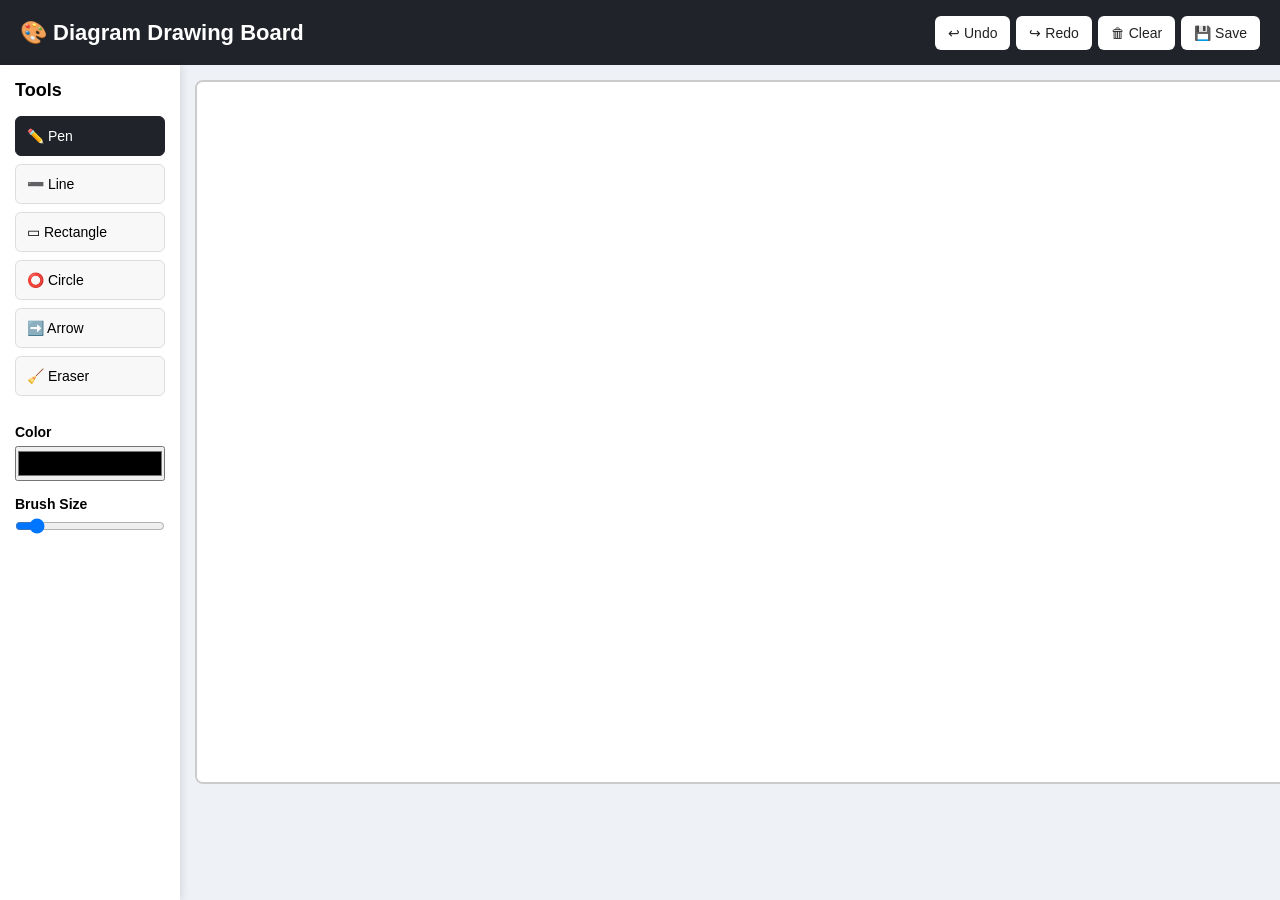
<file: draw.html>
<!DOCTYPE html>
<html lang="en">

<head>
    <meta charset="UTF-8">
    <meta name="viewport" content="width=device-width, initial-scale=1.0">

    <title>Diagram Drawing Board</title>

    <style>
        * {
            box-sizing: border-box;
            margin: 0;
            padding: 0;
        }

        body {
            font-family: Arial, sans-serif;
            background: #eef1f5;
            height: 100vh;
            overflow: hidden;
        }

        /* ================= HEADER ================= */

        header {
            height: 65px;
            background: #20232a;
            color: white;

            display: flex;
            align-items: center;
            justify-content: space-between;

            padding: 0 20px;
        }

        header h1 {
            font-size: 22px;
        }

        .header-buttons {
            display: flex;
            gap: 6px;
        }

        .header-buttons button {
            padding: 9px 13px;
            border: none;
            border-radius: 6px;

            background: white;
            color: #222;

            cursor: pointer;
            font-size: 14px;
        }

        .header-buttons button:hover {
            background: #ddd;
        }

        /* ================= MAIN ================= */

        .main {
            display: flex;

            height: calc(100vh - 65px);
        }

        /* ================= TOOLBAR ================= */

        .toolbar {
            width: 180px;

            background: white;

            padding: 15px;

            box-shadow: 2px 0 8px rgba(0, 0, 0, 0.1);

            overflow-y: auto;
        }

        .toolbar h3 {
            margin-bottom: 15px;

            font-size: 18px;
        }

        .tool {
            width: 100%;

            padding: 11px;

            margin-bottom: 8px;

            border: 1px solid #ddd;

            background: #f8f8f8;

            border-radius: 6px;

            cursor: pointer;

            text-align: left;

            font-size: 14px;
        }

        .tool:hover {
            background: #e8edf3;
        }

        .tool.active {
            background: #20232a;

            color: white;

            border-color: #20232a;
        }

        /* ================= SETTINGS ================= */

        .settings {
            margin-top: 20px;
        }

        .settings label {
            display: block;

            margin-top: 15px;
            margin-bottom: 6px;

            font-size: 14px;
            font-weight: bold;
        }

        #color {
            width: 100%;
            height: 35px;

            cursor: pointer;
        }

        #size {
            width: 100%;
        }

        /* ================= CANVAS ================= */

        .canvas-container {
            flex: 1;

            padding: 15px;

            overflow: auto;
        }

        #canvas {
            display: block;

            background: white;

            border: 2px solid #ccc;

            border-radius: 8px;

            cursor: crosshair;
        }

        /* ================= MOBILE ================= */

        @media (max-width: 700px) {

            header {
                height: 55px;

                padding: 0 10px;
            }

            header h1 {
                font-size: 16px;
            }

            .header-buttons button {
                padding: 6px;

                font-size: 10px;
            }

            .toolbar {
                width: 130px;

                padding: 8px;
            }

            .toolbar h3 {
                font-size: 16px;
            }

            .tool {
                font-size: 12px;

                padding: 8px;
            }

            .canvas-container {
                padding: 8px;
            }
        }
    </style>
</head>


<body>

    <!-- ================= HEADER ================= -->

    <header>

        <h1>🎨 Diagram Drawing Board</h1>

        <div class="header-buttons">

            <button onclick="undo()">
                ↩ Undo
            </button>

            <button onclick="redo()">
                ↪ Redo
            </button>

            <button onclick="clearCanvas()">
                🗑 Clear
            </button>

            <button onclick="downloadImage()">
                💾 Save
            </button>

        </div>

    </header>


    <!-- ================= MAIN ================= -->

    <div class="main">


        <!-- ================= LEFT TOOLBAR ================= -->

        <div class="toolbar">

            <h3>Tools</h3>


            <button
                class="tool active"
                onclick="selectTool('pen', this)">
                ✏️ Pen
            </button>


            <button
                class="tool"
                onclick="selectTool('line', this)">
                ➖ Line
            </button>


            <button
                class="tool"
                onclick="selectTool('rectangle', this)">
                ▭ Rectangle
            </button>


            <button
                class="tool"
                onclick="selectTool('circle', this)">
                ⭕ Circle
            </button>


            <button
                class="tool"
                onclick="selectTool('arrow', this)">
                ➡️ Arrow
            </button>


            <button
                class="tool"
                onclick="selectTool('eraser', this)">
                🧹 Eraser
            </button>


            <!-- ================= SETTINGS ================= -->

            <div class="settings">

                <label>
                    Color
                </label>

                <input
                    type="color"
                    id="color"
                    value="#000000">


                <label>
                    Brush Size
                </label>

                <input
                    type="range"
                    id="size"
                    min="1"
                    max="20"
                    value="3">

            </div>

        </div>


        <!-- ================= DRAWING AREA ================= -->

        <div class="canvas-container">

            <canvas
                id="canvas"
                width="1200"
                height="700">
            </canvas>

        </div>

    </div>


    <!-- ================= JAVASCRIPT ================= -->

    <script>

        const canvas =
            document.getElementById("canvas");

        const ctx =
            canvas.getContext("2d");


        /* Current tool */

        let tool = "pen";

        let drawing = false;


        /* Starting position */

        let startX = 0;

        let startY = 0;


        /* Undo / Redo */

        let history = [];

        let redoHistory = [];


        /* ================= TOOL SELECTION ================= */

        function selectTool(selectedTool, button) {

            tool = selectedTool;


            document
                .querySelectorAll(".tool")
                .forEach(function(btn) {

                    btn.classList.remove("active");

                });


            button.classList.add("active");


            if (tool === "eraser") {

                canvas.style.cursor = "cell";

            } else {

                canvas.style.cursor = "crosshair";

            }

        }


        /* ================= MOUSE POSITION ================= */

        function getMousePosition(e) {

            const rect =
                canvas.getBoundingClientRect();


            return {

                x: e.clientX - rect.left,

                y: e.clientY - rect.top

            };

        }


        /* ================= MOUSE DOWN ================= */

        canvas.addEventListener(
            "mousedown",
            function(e) {

                const pos =
                    getMousePosition(e);


                startX = pos.x;

                startY = pos.y;


                drawing = true;


                saveState();


                if (
                    tool === "pen" ||
                    tool === "eraser"
                ) {

                    ctx.beginPath();

                    ctx.moveTo(
                        startX,
                        startY
                    );

                }

            }
        );


        /* ================= MOUSE MOVE ================= */

        canvas.addEventListener(
            "mousemove",
            function(e) {

                if (!drawing) {
                    return;
                }


                const pos =
                    getMousePosition(e);


                const x = pos.x;

                const y = pos.y;


                const color =
                    document
                    .getElementById("color")
                    .value;


                const size =
                    document
                    .getElementById("size")
                    .value;


                ctx.lineWidth = size;

                ctx.lineCap = "round";


                /* PEN */

                if (tool === "pen") {

                    ctx.strokeStyle =
                        color;

                    ctx.lineTo(x, y);

                    ctx.stroke();

                }


                /* ERASER */

                else if (tool === "eraser") {

                    ctx.strokeStyle =
                        "white";

                    ctx.lineTo(x, y);

                    ctx.stroke();

                }

            }
        );


        /* ================= MOUSE UP ================= */

        canvas.addEventListener(
            "mouseup",
            function(e) {

                if (!drawing) {
                    return;
                }


                drawing = false;


                const pos =
                    getMousePosition(e);


                const endX = pos.x;

                const endY = pos.y;


                const color =
                    document
                    .getElementById("color")
                    .value;


                const size =
                    document
                    .getElementById("size")
                    .value;


                ctx.lineWidth = size;

                ctx.strokeStyle = color;

                ctx.lineCap = "round";


                /* LINE */

                if (tool === "line") {

                    ctx.beginPath();

                    ctx.moveTo(
                        startX,
                        startY
                    );

                    ctx.lineTo(
                        endX,
                        endY
                    );

                    ctx.stroke();

                }


                /* RECTANGLE */

                else if (tool === "rectangle") {

                    ctx.beginPath();

                    ctx.strokeRect(

                        startX,

                        startY,

                        endX - startX,

                        endY - startY

                    );

                }


                /* CIRCLE */

                else if (tool === "circle") {

                    const radius =
                        Math.sqrt(

                            Math.pow(
                                endX - startX,
                                2
                            )

                            +

                            Math.pow(
                                endY - startY,
                                2
                            )

                        );


                    ctx.beginPath();


                    ctx.arc(

                        startX,

                        startY,

                        radius,

                        0,

                        Math.PI * 2

                    );


                    ctx.stroke();

                }


                /* ARROW */

                else if (tool === "arrow") {

                    drawArrow(

                        startX,

                        startY,

                        endX,

                        endY

                    );

                }

            }
        );


        /* ================= ARROW ================= */

        function drawArrow(
            x1,
            y1,
            x2,
            y2
        ) {

            const headLength = 12;


            const angle =
                Math.atan2(

                    y2 - y1,

                    x2 - x1

                );


            ctx.beginPath();


            /* Main line */

            ctx.moveTo(
                x1,
                y1
            );


            ctx.lineTo(
                x2,
                y2
            );


            /* Arrow head */

            ctx.lineTo(

                x2 -
                headLength *
                Math.cos(
                    angle - Math.PI / 6
                ),

                y2 -
                headLength *
                Math.sin(
                    angle - Math.PI / 6
                )

            );


            ctx.moveTo(
                x2,
                y2
            );


            ctx.lineTo(

                x2 -
                headLength *
                Math.cos(
                    angle + Math.PI / 6
                ),

                y2 -
                headLength *
                Math.sin(
                    angle + Math.PI / 6
                )

            );


            ctx.stroke();

        }


        /* ================= SAVE STATE ================= */

        function saveState() {

            history.push(
                canvas.toDataURL()
            );


            if (history.length > 30) {

                history.shift();

            }


            redoHistory = [];

        }


        /* ================= UNDO ================= */

        function undo() {

            if (history.length <= 1) {

                return;

            }


            redoHistory.push(
                history.pop()
            );


            const previous =
                history[
                    history.length - 1
                ];


            const image =
                new Image();


            image.onload =
                function() {

                    ctx.clearRect(

                        0,
                        0,
                        canvas.width,
                        canvas.height

                    );


                    ctx.drawImage(
                        image,
                        0,
                        0
                    );

                };


            image.src = previous;

        }


        /* ================= REDO ================= */

        function redo() {

            if (redoHistory.length === 0) {

                return;

            }


            const state =
                redoHistory.pop();


            history.push(state);


            const image =
                new Image();


            image.onload =
                function() {

                    ctx.clearRect(

                        0,
                        0,
                        canvas.width,
                        canvas.height

                    );


                    ctx.drawImage(
                        image,
                        0,
                        0
                    );

                };


            image.src = state;

        }


        /* ================= CLEAR ================= */

        function clearCanvas() {

            ctx.fillStyle = "white";


            ctx.fillRect(

                0,
                0,
                canvas.width,
                canvas.height

            );


            saveState();

        }


        /* ================= DOWNLOAD ================= */

        function downloadImage() {

            const link =
                document.createElement("a");


            link.download =
                "my-diagram.png";


            link.href =
                canvas.toDataURL(
                    "image/png"
                );


            link.click();

        }


        /* ================= INITIAL CANVAS ================= */

        ctx.fillStyle = "white";


        ctx.fillRect(

            0,
            0,
            canvas.width,
            canvas.height

        );


        /* First history state */

        history.push(
            canvas.toDataURL()
        );

    </script>

</body>

</html>
</file>
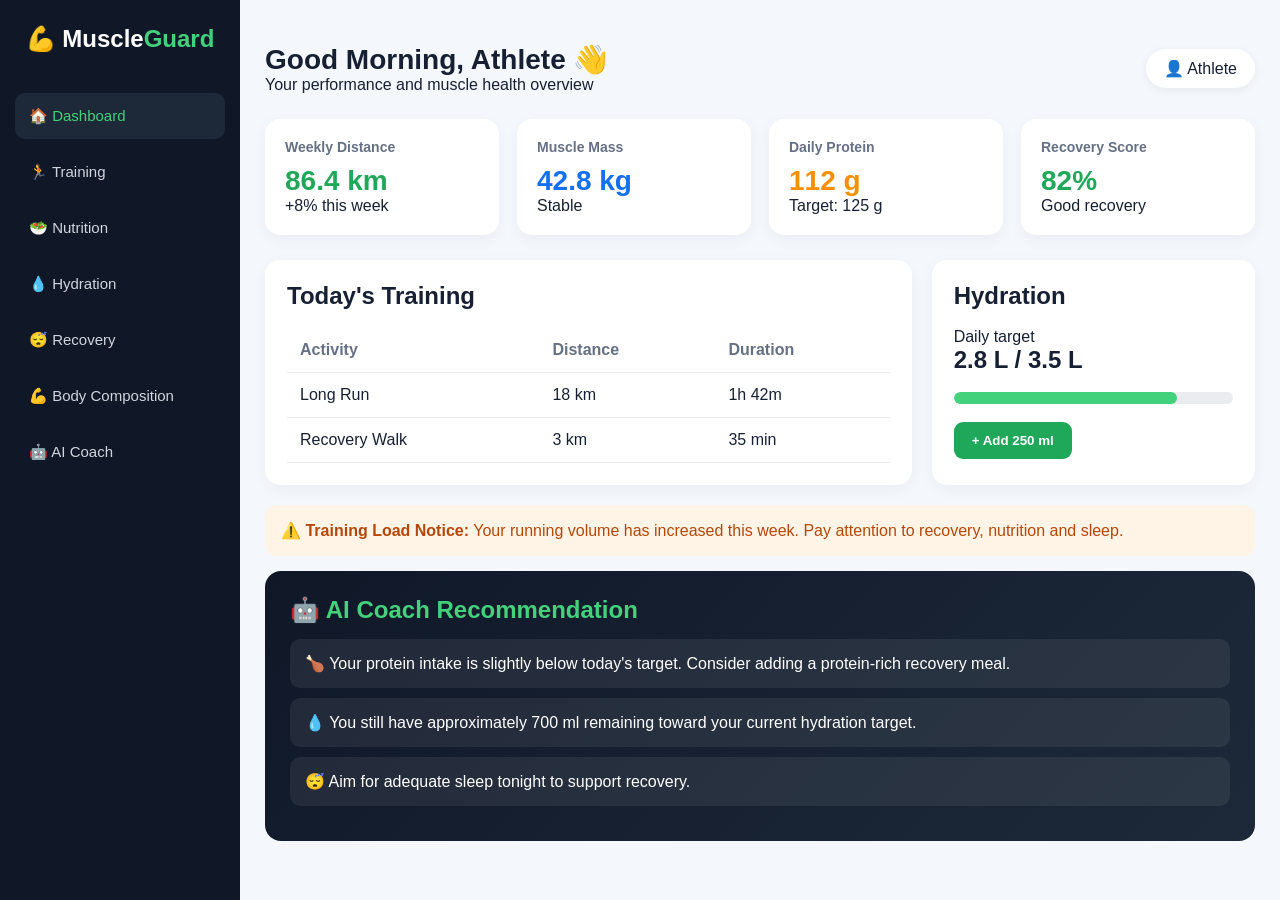
<file: fitness.html>
```html
<!DOCTYPE html>
<html lang="en">
<head>
<meta charset="UTF-8">
<meta name="viewport" content="width=device-width, initial-scale=1.0">

<title>MuscleGuard AI - Athlete Fitness</title>

<style>
* {
    margin: 0;
    padding: 0;
    box-sizing: border-box;
    font-family: Arial, sans-serif;
}

body {
    background: #f4f7fb;
    color: #172033;
}

/* SIDEBAR */

.sidebar {
    position: fixed;
    left: 0;
    top: 0;
    width: 240px;
    height: 100vh;
    background: #101828;
    color: white;
    padding: 25px 15px;
}

.logo {
    font-size: 24px;
    font-weight: bold;
    text-align: center;
    margin-bottom: 35px;
}

.logo span {
    color: #43d17c;
}

.sidebar button {
    width: 100%;
    padding: 14px;
    margin: 5px 0;
    border: none;
    background: transparent;
    color: #d0d5dd;
    text-align: left;
    border-radius: 10px;
    cursor: pointer;
    font-size: 15px;
}

.sidebar button:hover,
.sidebar button.active {
    background: #1d2939;
    color: #43d17c;
}

/* MAIN */

.main {
    margin-left: 240px;
    padding: 25px;
}

.topbar {
    display: flex;
    justify-content: space-between;
    align-items: center;
    margin-bottom: 25px;
}

.topbar h1 {
    font-size: 28px;
}

.profile {
    background: white;
    padding: 10px 18px;
    border-radius: 20px;
    box-shadow: 0 2px 10px #00000010;
}

/* SECTIONS */

.page {
    display: none;
}

.page.active {
    display: block;
}

/* CARDS */

.cards {
    display: grid;
    grid-template-columns: repeat(4, 1fr);
    gap: 18px;
    margin-bottom: 25px;
}

.card {
    background: white;
    padding: 20px;
    border-radius: 15px;
    box-shadow: 0 4px 15px #0000000c;
}

.card h3 {
    color: #667085;
    font-size: 14px;
    margin-bottom: 10px;
}

.card .number {
    font-size: 28px;
    font-weight: bold;
}

.green {
    color: #20a85a;
}

.orange {
    color: #f79009;
}

.blue {
    color: #1570ef;
}

.red {
    color: #d92d20;
}

/* GRID */

.grid {
    display: grid;
    grid-template-columns: 2fr 1fr;
    gap: 20px;
    margin-bottom: 20px;
}

.box {
    background: white;
    padding: 22px;
    border-radius: 15px;
    box-shadow: 0 4px 15px #0000000c;
}

.box h2 {
    margin-bottom: 18px;
}

/* PROGRESS */

.progress {
    height: 12px;
    background: #eaecf0;
    border-radius: 10px;
    overflow: hidden;
    margin: 10px 0 18px;
}

.progress-bar {
    height: 100%;
    width: 70%;
    background: #43d17c;
    border-radius: 10px;
}

/* BUTTON */

.btn {
    padding: 11px 18px;
    border: none;
    border-radius: 9px;
    background: #20a85a;
    color: white;
    cursor: pointer;
    font-weight: bold;
}

.btn:hover {
    background: #168747;
}

/* FOOD */

.food-grid {
    display: grid;
    grid-template-columns: repeat(3, 1fr);
    gap: 18px;
}

.food {
    padding: 20px;
    background: white;
    border-radius: 15px;
    box-shadow: 0 3px 12px #0000000c;
}

.food-icon {
    font-size: 40px;
    margin-bottom: 12px;
}

.food h3 {
    margin-bottom: 8px;
}

.food p {
    color: #667085;
    line-height: 1.5;
}

/* TABLE */

table {
    width: 100%;
    border-collapse: collapse;
}

th,
td {
    padding: 13px;
    border-bottom: 1px solid #eaecf0;
    text-align: left;
}

th {
    color: #667085;
}

/* ALERT */

.alert {
    padding: 16px;
    border-radius: 12px;
    margin-bottom: 15px;
    background: #fff4e5;
    color: #b54708;
}

.success {
    background: #ecfdf3;
    color: #027a48;
}

/* FORM */

.form-group {
    margin-bottom: 15px;
}

.form-group label {
    display: block;
    margin-bottom: 7px;
    font-weight: bold;
}

.form-group input,
.form-group select {
    width: 100%;
    padding: 12px;
    border: 1px solid #d0d5dd;
    border-radius: 8px;
}

/* AI */

.ai-box {
    background: linear-gradient(135deg, #101828, #1d2939);
    color: white;
    padding: 25px;
    border-radius: 16px;
}

.ai-box h2 {
    color: #43d17c;
    margin-bottom: 15px;
}

.ai-message {
    background: #ffffff12;
    padding: 15px;
    border-radius: 10px;
    margin: 10px 0;
}

/* MOBILE */

@media(max-width: 900px) {

    .sidebar {
        width: 190px;
    }

    .main {
        margin-left: 190px;
    }

    .cards {
        grid-template-columns: repeat(2, 1fr);
    }

    .grid {
        grid-template-columns: 1fr;
    }

    .food-grid {
        grid-template-columns: repeat(2, 1fr);
    }
}

@media(max-width: 600px) {

    .sidebar {
        position: relative;
        width: 100%;
        height: auto;
    }

    .main {
        margin-left: 0;
    }

    .cards,
    .food-grid {
        grid-template-columns: 1fr;
    }

    .topbar {
        flex-direction: column;
        align-items: flex-start;
        gap: 15px;
    }
}
</style>
</head>

<body>

<!-- SIDEBAR -->

<div class="sidebar">

    <div class="logo">
        💪 Muscle<span>Guard</span>
    </div>

    <button class="active" onclick="showPage('dashboard', this)">
        🏠 Dashboard
    </button>

    <button onclick="showPage('training', this)">
        🏃 Training
    </button>

    <button onclick="showPage('nutrition', this)">
        🥗 Nutrition
    </button>

    <button onclick="showPage('hydration', this)">
        💧 Hydration
    </button>

    <button onclick="showPage('recovery', this)">
        😴 Recovery
    </button>

    <button onclick="showPage('body', this)">
        💪 Body Composition
    </button>

    <button onclick="showPage('coach', this)">
        🤖 AI Coach
    </button>

</div>


<!-- MAIN -->

<div class="main">

    <div class="topbar">
        <div>
            <h1>Good Morning, Athlete 👋</h1>
            <p>Your performance and muscle health overview</p>
        </div>

        <div class="profile">
            👤 Athlete
        </div>
    </div>


    <!-- DASHBOARD -->

    <section id="dashboard" class="page active">

        <div class="cards">

            <div class="card">
                <h3>Weekly Distance</h3>
                <div class="number green">86.4 km</div>
                <p>+8% this week</p>
            </div>

            <div class="card">
                <h3>Muscle Mass</h3>
                <div class="number blue">42.8 kg</div>
                <p>Stable</p>
            </div>

            <div class="card">
                <h3>Daily Protein</h3>
                <div class="number orange">112 g</div>
                <p>Target: 125 g</p>
            </div>

            <div class="card">
                <h3>Recovery Score</h3>
                <div class="number green">82%</div>
                <p>Good recovery</p>
            </div>

        </div>


        <div class="grid">

            <div class="box">

                <h2>Today's Training</h2>

                <table>

                    <tr>
                        <th>Activity</th>
                        <th>Distance</th>
                        <th>Duration</th>
                    </tr>

                    <tr>
                        <td>Long Run</td>
                        <td>18 km</td>
                        <td>1h 42m</td>
                    </tr>

                    <tr>
                        <td>Recovery Walk</td>
                        <td>3 km</td>
                        <td>35 min</td>
                    </tr>

                </table>

            </div>


            <div class="box">

                <h2>Hydration</h2>

                <p>Daily target</p>

                <h2>2.8 L / 3.5 L</h2>

                <div class="progress">
                    <div class="progress-bar" style="width:80%"></div>
                </div>

                <button class="btn" onclick="addWater()">
                    + Add 250 ml
                </button>

            </div>

        </div>


        <div class="alert">
            ⚠️ <b>Training Load Notice:</b>
            Your running volume has increased this week.
            Pay attention to recovery, nutrition and sleep.
        </div>


        <div class="ai-box">

            <h2>🤖 AI Coach Recommendation</h2>

            <div class="ai-message">
                🍗 Your protein intake is slightly below today's target.
                Consider adding a protein-rich recovery meal.
            </div>

            <div class="ai-message">
                💧 You still have approximately 700 ml remaining
                toward your current hydration target.
            </div>

            <div class="ai-message">
                😴 Aim for adequate sleep tonight to support recovery.
            </div>

        </div>

    </section>


    <!-- TRAINING -->

    <section id="training" class="page">

        <h1>🏃 Training Tracker</h1>
        <br>

        <div class="cards">

            <div class="card">
                <h3>Today's Distance</h3>
                <div class="number">18 km</div>
            </div>

            <div class="card">
                <h3>Average Pace</h3>
                <div class="number">5:40 /km</div>
            </div>

            <div class="card">
                <h3>Weekly Distance</h3>
                <div class="number">86.4 km</div>
            </div>

            <div class="card">
                <h3>Training Load</h3>
                <div class="number orange">High</div>
            </div>

        </div>


        <div class="box">

            <h2>Log Your Run</h2>

            <div class="form-group">
                <label>Distance (km)</label>
                <input type="number" id="distance" placeholder="Example: 20">
            </div>

            <div class="form-group">
                <label>Duration (minutes)</label>
                <input type="number" id="duration" placeholder="Example: 120">
            </div>

            <button class="btn" onclick="logRun()">
                Save Run
            </button>

            <p id="runResult"></p>

        </div>

    </section>


    <!-- NUTRITION -->

    <section id="nutrition" class="page">

        <h1>🥗 Nutrition Planner</h1>
        <br>

        <div class="cards">

            <div class="card">
                <h3>Protein Target</h3>
                <div class="number">125 g</div>
            </div>

            <div class="card">
                <h3>Carbohydrates</h3>
                <div class="number">320 g</div>
            </div>

            <div class="card">
                <h3>Healthy Fats</h3>
                <div class="number">70 g</div>
            </div>

            <div class="card">
                <h3>Calories</h3>
                <div class="number">2,800</div>
            </div>

        </div>


        <h2>Recommended Foods</h2>
        <br>

        <div class="food-grid">

            <div class="food">
                <div class="food-icon">🥚</div>
                <h3>Eggs</h3>
                <p>
                    Protein-rich food that can be included
                    in meals throughout the day.
                </p>
            </div>

            <div class="food">
                <div class="food-icon">🍗</div>
                <h3>Chicken</h3>
                <p>
                    Lean protein source suitable for
                    muscle-supporting meals.
                </p>
            </div>

            <div class="food">
                <div class="food-icon">🍚</div>
                <h3>Rice</h3>
                <p>
                    Carbohydrate source that can help
                    support high-volume endurance training.
                </p>
            </div>

            <div class="food">
                <div class="food-icon">🍌</div>
                <h3>Banana</h3>
                <p>
                    Convenient carbohydrate-rich snack
                    for athletes.
                </p>
            </div>

            <div class="food">
                <div class="food-icon">🥛</div>
                <h3>Milk</h3>
                <p>
                    Provides protein and other nutrients
                    useful as part of a balanced diet.
                </p>
            </div>

            <div class="food">
                <div class="food-icon">🥜</div>
                <h3>Nuts</h3>
                <p>
                    Provides healthy fats and additional
                    nutrients.
                </p>
            </div>

        </div>

    </section>


    <!-- HYDRATION -->

    <section id="hydration" class="page">

        <h1>💧 Hydration Tracker</h1>
        <br>

        <div class="box">

            <h2>Today's Hydration</h2>

            <h1 id="waterAmount">2.8 L</h1>

            <div class="progress">
                <div id="waterBar"
                     class="progress-bar"
                     style="width:80%">
                </div>
            </div>

            <p>Goal: 3.5 L</p>

            <br>

            <button class="btn" onclick="addWater()">
                💧 Add 250 ml
            </button>

            <br><br>

            <p id="waterMessage">
                You are doing well. Keep hydrating.
            </p>

        </div>

    </section>


    <!-- RECOVERY -->

    <section id="recovery" class="page">

        <h1>😴 Recovery Coach</h1>
        <br>

        <div class="cards">

            <div class="card">
                <h3>Sleep</h3>
                <div class="number green">7.5 h</div>
            </div>

            <div class="card">
                <h3>Recovery</h3>
                <div class="number green">82%</div>
            </div>

            <div class="card">
                <h3>Rest Day</h3>
                <div class="number blue">Tomorrow</div>
            </div>

            <div class="card">
                <h3>Muscle Soreness</h3>
                <div class="number orange">Low</div>
            </div>

        </div>


        <div class="box">

            <h2>Recovery Recommendations</h2>

            <br>

            <p>🧘 10–15 minutes of gentle stretching</p>
            <br>

            <p>😴 Prioritize adequate sleep</p>
            <br>

            <p>🥗 Have a balanced post-run meal</p>
            <br>

            <p>💧 Replace fluids after long training sessions</p>
            <br>

            <p>🏃 Consider a lighter session if recovery remains poor</p>

        </div>

    </section>


    <!-- BODY -->

    <section id="body" class="page">

        <h1>💪 Body Composition</h1>
        <br>

        <div class="cards">

            <div class="card">
                <h3>Weight</h3>
                <div class="number">62 kg</div>
            </div>

            <div class="card">
                <h3>Muscle Mass</h3>
                <div class="number green">42.8 kg</div>
            </div>

            <div class="card">
                <h3>Body Fat</h3>
                <div class="number">15%</div>
            </div>

            <div class="card">
                <h3>Muscle Trend</h3>
                <div class="number green">Stable</div>
            </div>

        </div>


        <div class="box">

            <h2>Muscle Maintenance Status</h2>

            <br>

            <div class="success">
                💪 Current measurements show a stable
                muscle-mass trend.
            </div>

            <br>

            <h3>Things to monitor</h3>

            <br>

            <p>✓ Weight changes</p>
            <br>

            <p>✓ Muscle-mass measurements</p>
            <br>

            <p>✓ Protein intake</p>
            <br>

            <p>✓ Training volume</p>
            <br>

            <p>✓ Recovery and sleep</p>

        </div>

    </section>


    <!-- AI COACH -->

    <section id="coach" class="page">

        <div class="ai-box">

            <h1>🤖 AI Athlete Coach</h1>

            <br>

            <p>
                Your personal training, nutrition and recovery assistant.
            </p>

            <br>

            <div class="ai-message">
                🏃 <b>Training:</b><br>
                Your current weekly running volume is high.
                Monitor how you feel and allow adequate recovery.
            </div>

            <div class="ai-message">
                🍗 <b>Nutrition:</b><br>
                Your logged protein intake is below today's
                target. Consider a balanced protein-containing meal.
            </div>

            <div class="ai-message">
                💧 <b>Hydration:</b><br>
                Continue drinking fluids throughout the day,
                especially around long training sessions.
            </div>

            <div class="ai-message">
                😴 <b>Recovery:</b><br>
                Your recovery score is currently 82%.
                Prioritize sleep and recovery after demanding sessions.
            </div>

        </div>

        <br>

        <div class="box">

            <h2>Ask Your Coach</h2>

            <br>

            <input
                type="text"
                id="question"
                placeholder="Example: What should I eat after a long run?"
                style="width:100%;padding:14px;border:1px solid #ddd;border-radius:8px;"
            >

            <br><br>

            <button class="btn" onclick="askCoach()">
                Ask AI Coach
            </button>

            <br><br>

            <p id="coachAnswer"></p>

        </div>

    </section>

</div>


<script>

/* PAGE NAVIGATION */

function showPage(pageId, button) {

    let pages = document.querySelectorAll(".page");

    pages.forEach(function(page) {
        page.classList.remove("active");
    });

    document.getElementById(pageId).classList.add("active");

    let buttons = document.querySelectorAll(".sidebar button");

    buttons.forEach(function(btn) {
        btn.classList.remove("active");
    });

    button.classList.add("active");
}


/* WATER TRACKER */

let water = 2.8;
let waterGoal = 3.5;

function addWater() {

    water += 0.25;

    if (water > waterGoal) {
        water = waterGoal;
    }

    document.getElementById("waterAmount").innerText =
        water.toFixed(2) + " L";

    let percentage = (water / waterGoal) * 100;

    document.getElementById("waterBar").style.width =
        percentage + "%";

    if (water >= waterGoal) {

        document.getElementById("waterMessage").innerText =
            "🎉 Hydration goal completed!";

    } else {

        let remaining = waterGoal - water;

        document.getElementById("waterMessage").innerText =
            "Approximately " +
            remaining.toFixed(2) +
            " L remaining.";
    }
}


/* RUN TRACKER */

function logRun() {

    let distance =
        document.getElementById("distance").value;

    let duration =
        document.getElementById("duration").value;

    if (distance === "" || duration === "") {

        document.getElementById("runResult").innerText =
            "Please enter distance and duration.";

        return;
    }

    document.getElementById("runResult").innerText =
        "✅ Run saved: " +
        distance +
        " km in " +
        duration +
        " minutes.";

}


/* AI COACH */

function askCoach() {

    let question =
        document.getElementById("question").value.toLowerCase();

    let answer =
        document.getElementById("coachAnswer");

    if (question.includes("eat") ||
        question.includes("food") ||
        question.includes("nutrition")) {

        answer.innerText =
            "🥗 After a long run, consider a balanced meal containing carbohydrates, protein and fluids.";

    }

    else if (question.includes("water") ||
             question.includes("hydration")) {

        answer.innerText =
            "💧 Keep fluids available throughout the day and pay attention to fluid needs around long training sessions.";

    }

    else if (question.includes("sleep") ||
             question.includes("recovery")) {

        answer.innerText =
            "😴 Prioritize sufficient sleep and recovery after demanding training sessions.";

    }

    else if (question.includes("muscle") ||
             question.includes("protein")) {

        answer.innerText =
            "💪 Include adequate protein in a balanced diet and monitor your training, recovery and body-composition trends.";

    }

    else {

        answer.innerText =
            "🤖 Try asking about nutrition, protein, hydration, training or recovery.";

    }

}

</script>

</body>
</html>
</file>
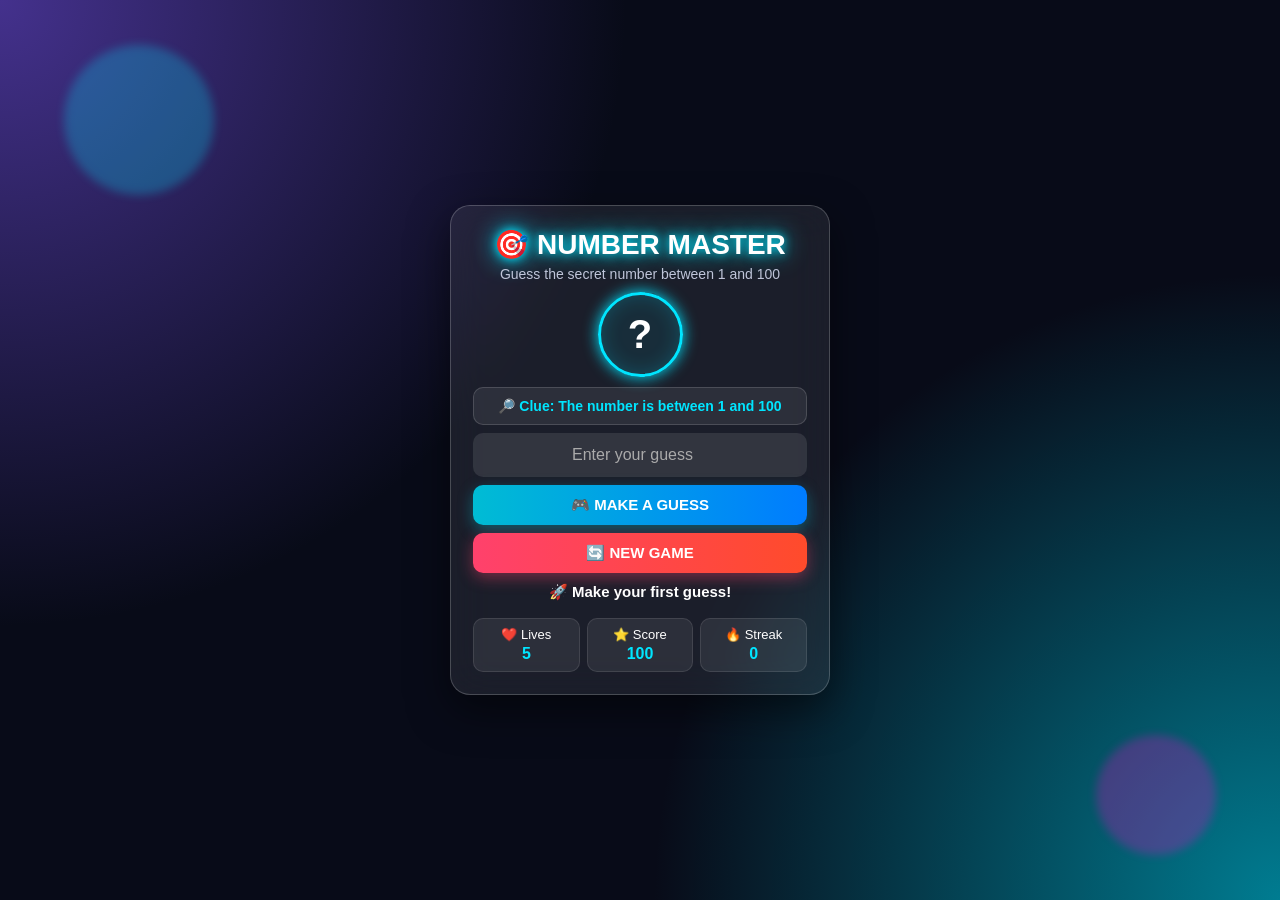
<file: guess.html>
<!DOCTYPE html>
<html lang="en">

<head>
    <meta charset="UTF-8">
    <meta name="viewport" content="width=device-width, initial-scale=1.0">

    <title>Number Master 🎯</title>

    <style>

        * {
            margin: 0;
            padding: 0;
            box-sizing: border-box;
        }

        body {
            width: 100%;
            height: 100vh;
            overflow: hidden;

            font-family: Arial, sans-serif;

            display: flex;
            justify-content: center;
            align-items: center;

            padding: 10px;

            background:
                radial-gradient(
                    circle at top left,
                    #44318d,
                    transparent 40%
                ),
                radial-gradient(
                    circle at bottom right,
                    #007c91,
                    transparent 40%
                ),
                #080b18;

            color: white;
        }


        /* Background glowing circles */

        .circle {
            position: fixed;

            border-radius: 50%;

            filter: blur(5px);

            opacity: 0.25;

            z-index: 0;

            animation: float 8s infinite ease-in-out;
        }

        .circle1 {
            width: 150px;
            height: 150px;

            background: #00e5ff;

            top: 5%;
            left: 5%;
        }

        .circle2 {
            width: 120px;
            height: 120px;

            background: #ff00cc;

            bottom: 5%;
            right: 5%;

            animation-delay: 2s;
        }

        @keyframes float {

            0%, 100% {
                transform: translateY(0);
            }

            50% {
                transform: translateY(-30px);
            }
        }


        /* Game Box */

        .game {
            position: relative;

            z-index: 2;

            width: 380px;
            max-width: 95vw;

            padding: 22px;

            text-align: center;

            background: rgba(255, 255, 255, 0.08);

            border: 1px solid rgba(255, 255, 255, 0.2);

            border-radius: 20px;

            backdrop-filter: blur(20px);

            box-shadow:
                0 15px 40px rgba(0, 0, 0, 0.5);

            animation: appear 0.8s ease;
        }

        @keyframes appear {

            from {
                opacity: 0;
                transform: scale(0.85);
            }

            to {
                opacity: 1;
                transform: scale(1);
            }
        }


        /* Heading */

        h1 {
            font-size: 28px;

            margin-bottom: 5px;

            text-shadow:
                0 0 10px #00e5ff,
                0 0 25px #00e5ff;
        }

        .subtitle {
            font-size: 14px;

            color: #bfc5d9;

            margin-bottom: 10px;
        }


        /* Number Circle */

        .number {
            width: 85px;
            height: 85px;

            margin: 10px auto;

            display: flex;

            justify-content: center;
            align-items: center;

            border-radius: 50%;

            font-size: 40px;

            font-weight: bold;

            background:
                rgba(0, 229, 255, 0.08);

            border: 3px solid #00e5ff;

            box-shadow:
                0 0 15px #00e5ff,
                inset 0 0 20px rgba(0, 229, 255, 0.2);

            animation: pulse 2s infinite;
        }

        @keyframes pulse {

            0%, 100% {
                box-shadow: 0 0 15px #00e5ff;
            }

            50% {
                box-shadow:
                    0 0 30px #00e5ff,
                    0 0 50px #00e5ff;
            }
        }


        /* Clue */

        .clue {
            margin: 8px 0;

            padding: 9px;

            min-height: 38px;

            display: flex;

            justify-content: center;
            align-items: center;

            border-radius: 10px;

            background:
                rgba(255, 255, 255, 0.08);

            border:
                1px solid rgba(255, 255, 255, 0.15);

            color: #00e5ff;

            font-size: 14px;

            font-weight: bold;
        }


        /* Input */

        input {
            width: 100%;

            padding: 11px;

            border: 2px solid transparent;

            border-radius: 10px;

            background:
                rgba(255, 255, 255, 0.1);

            color: white;

            font-size: 16px;

            text-align: center;

            outline: none;

            transition: 0.3s;
        }

        input:focus {
            border-color: #00e5ff;

            box-shadow:
                0 0 15px #00e5ff;
        }

        input::placeholder {
            color: #aaa;
        }


        /* Buttons */

        button {
            width: 100%;

            padding: 11px;

            margin-top: 8px;

            border: none;

            border-radius: 10px;

            font-size: 15px;

            font-weight: bold;

            color: white;

            cursor: pointer;

            background:
                linear-gradient(
                    90deg,
                    #00bcd4,
                    #007cff
                );

            box-shadow:
                0 5px 15px
                rgba(0, 188, 212, 0.4);

            transition: 0.3s;
        }

        button:hover {
            transform: translateY(-2px);

            box-shadow:
                0 8px 25px
                rgba(0, 229, 255, 0.7);
        }

        button:active {
            transform: scale(0.96);
        }


        /* New Game Button */

        .restart {
            background:
                linear-gradient(
                    90deg,
                    #ff416c,
                    #ff4b2b
                );

            box-shadow:
                0 5px 15px
                rgba(255, 65, 108, 0.4);
        }

        .restart:hover {
            box-shadow:
                0 8px 25px
                rgba(255, 65, 108, 0.7);
        }


        /* Message */

        #message {
            min-height: 25px;

            margin: 10px 0;

            font-size: 15px;

            font-weight: bold;
        }


        /* Statistics */

        .stats {
            display: grid;

            grid-template-columns:
                repeat(3, 1fr);

            gap: 7px;

            margin-top: 10px;
        }

        .stat {
            padding: 8px 3px;

            border-radius: 10px;

            background:
                rgba(255, 255, 255, 0.08);

            border:
                1px solid
                rgba(255, 255, 255, 0.1);

            font-size: 13px;
        }

        .stat span {
            display: block;

            margin-top: 3px;

            font-size: 16px;

            font-weight: bold;

            color: #00e5ff;
        }


        /* Winning Animation */

        .win {
            animation:
                winAnimation
                0.5s
                infinite alternate;
        }

        @keyframes winAnimation {

            from {
                transform: scale(1);
            }

            to {
                transform: scale(1.04);
            }
        }


        /* Small Height Screens */

        @media (max-height: 700px) {

            .game {
                width: 350px;
                padding: 15px;
            }

            h1 {
                font-size: 25px;
            }

            .subtitle {
                font-size: 12px;
                margin-bottom: 5px;
            }

            .number {
                width: 70px;
                height: 70px;

                font-size: 32px;

                margin: 7px auto;
            }

            .clue {
                margin: 5px 0;
                padding: 7px;

                font-size: 13px;
            }

            input {
                padding: 9px;
                font-size: 15px;
            }

            button {
                padding: 9px;
                margin-top: 6px;

                font-size: 14px;
            }

            #message {
                margin: 6px 0;
                font-size: 14px;
            }

            .stats {
                margin-top: 6px;
            }

            .stat {
                padding: 6px 2px;
            }
        }


        /* Mobile */

        @media (max-width: 500px) {

            .game {
                width: 92%;
                padding: 18px;
            }

            h1 {
                font-size: 25px;
            }
        }

    </style>

</head>


<body>


    <!-- Background effects -->

    <div class="circle circle1"></div>

    <div class="circle circle2"></div>


    <!-- Game -->

    <div class="game" id="game">

        <h1>
            🎯 NUMBER MASTER
        </h1>


        <p class="subtitle">
            Guess the secret number between 1 and 100
        </p>


        <!-- Secret Number -->

        <div class="number" id="number">
            ?
        </div>


        <!-- Clue -->

        <div class="clue" id="clue">
            🔎 Clue: The number is between 1 and 100
        </div>


        <!-- Input -->

        <input
            type="number"
            id="guess"
            placeholder="Enter your guess"
            min="1"
            max="100"
        >


        <!-- Guess -->

        <button onclick="checkGuess()">
            🎮 MAKE A GUESS
        </button>


        <!-- New Game -->

        <button
            class="restart"
            onclick="restartGame()">

            🔄 NEW GAME

        </button>


        <!-- Message -->

        <div id="message">
            🚀 Make your first guess!
        </div>


        <!-- Statistics -->

        <div class="stats">

            <div class="stat">

                ❤️ Lives

                <span id="lives">
                    5
                </span>

            </div>


            <div class="stat">

                ⭐ Score

                <span id="score">
                    100
                </span>

            </div>


            <div class="stat">

                🔥 Streak

                <span id="streak">
                    0
                </span>

            </div>

        </div>

    </div>


    <script>


        /* Variables */

        let secretNumber;

        let lives;

        let score;

        let streak = 0;

        let gameOver = false;


        /* Start Game */

        function startGame() {

            secretNumber =
                Math.floor(
                    Math.random() * 100
                ) + 1;

            lives = 5;

            score = 100;

            gameOver = false;


            document.getElementById("lives")
                .innerText = lives;


            document.getElementById("score")
                .innerText = score;


            document.getElementById("streak")
                .innerText = streak;


            document.getElementById("number")
                .innerText = "?";


            document.getElementById("message")
                .innerText =
                "🚀 Make your first guess!";


            document.getElementById("clue")
                .innerText =
                "🔎 Clue: The number is between 1 and 100";


            document.getElementById("guess")
                .value = "";


            document.getElementById("game")
                .classList.remove("win");
        }


        /* Check Guess */

        function checkGuess() {

            if (gameOver) {

                document.getElementById("message")
                    .innerText =
                    "🔄 Click NEW GAME to play again.";

                return;
            }


            let guess =
                Number(
                    document.getElementById("guess").value
                );


            /* Validation */

            if (
                guess < 1 ||
                guess > 100
            ) {

                document.getElementById("message")
                    .innerText =
                    "⚠️ Enter a number between 1 and 100.";

                return;
            }


            /* Correct Guess */

            if (guess === secretNumber) {

                document.getElementById("number")
                    .innerText =
                    secretNumber;


                document.getElementById("message")
                    .innerText =
                    "🎉 AMAZING! YOU WON! 🎉";


                document.getElementById("clue")
                    .innerText =
                    "🏆 Perfect! You found the number!";


                streak++;

                score += streak * 20;


                document.getElementById("score")
                    .innerText =
                    score;


                document.getElementById("streak")
                    .innerText =
                    streak;


                gameOver = true;


                document.getElementById("game")
                    .classList.add("win");


                createConfetti();

                playSound(600);

                return;
            }


            /* Wrong Guess */

            lives--;

            score -= 10;


            if (score < 0) {
                score = 0;
            }


            document.getElementById("lives")
                .innerText =
                lives;


            document.getElementById("score")
                .innerText =
                score;


            /* Too Low */

            if (guess < secretNumber) {

                let lower = guess;

                let upper =
                    Math.ceil(
                        secretNumber / 10
                    ) * 10;


                if (upper > 100) {
                    upper = 100;
                }


                document.getElementById("message")
                    .innerText =
                    "📈 TOO LOW!";


                document.getElementById("clue")
                    .innerText =
                    "🔎 Clue: The number is between "
                    + lower
                    + " and "
                    + upper;


                playSound(200);
            }


            /* Too High */

            else {

                let lower =
                    Math.floor(
                        secretNumber / 10
                    ) * 10;


                let upper = guess;


                document.getElementById("message")
                    .innerText =
                    "📉 TOO HIGH!";


                document.getElementById("clue")
                    .innerText =
                    "🔎 Clue: The number is between "
                    + lower
                    + " and "
                    + upper;


                playSound(200);
            }


            /* Game Over */

            if (lives === 0) {

                document.getElementById("message")
                    .innerText =
                    "💀 GAME OVER!";


                document.getElementById("clue")
                    .innerText =
                    "🎯 The secret number was "
                    + secretNumber;


                document.getElementById("number")
                    .innerText =
                    secretNumber;


                streak = 0;

                gameOver = true;
            }


            document.getElementById("guess")
                .value = "";

            document.getElementById("guess")
                .focus();
        }


        /* New Game */

        function restartGame() {
            startGame();
        }


        /* Enter Key */

        document.getElementById("guess")
            .addEventListener(
                "keydown",
                function(event) {

                    if (event.key === "Enter") {
                        checkGuess();
                    }

                }
            );


        /* Sound */

        function playSound(frequency) {

            let audio =
                new (
                    window.AudioContext ||
                    window.webkitAudioContext
                )();


            let oscillator =
                audio.createOscillator();


            let gain =
                audio.createGain();


            oscillator.frequency.value =
                frequency;


            oscillator.connect(gain);

            gain.connect(audio.destination);


            oscillator.start();


            gain.gain.exponentialRampToValueAtTime(
                0.0001,
                audio.currentTime + 0.3
            );


            oscillator.stop(
                audio.currentTime + 0.3
            );
        }


        /* Confetti */

        function createConfetti() {

            for (let i = 0; i < 80; i++) {

                let confetti =
                    document.createElement("div");


                confetti.style.position =
                    "fixed";


                confetti.style.width = "8px";

                confetti.style.height = "8px";


                confetti.style.background =
                    `hsl(
                        ${Math.random() * 360},
                        100%,
                        60%
                    )`;


                confetti.style.left =
                    Math.random() * 100 + "vw";


                confetti.style.top =
                    "-10px";


                confetti.style.zIndex = "10";


                confetti.style.borderRadius =
                    "50%";


                document.body.appendChild(
                    confetti
                );


                let fall =
                    confetti.animate(

                        [
                            {
                                transform:
                                    "translateY(0) rotate(0deg)"
                            },

                            {
                                transform:
                                    "translateY(110vh) rotate(720deg)"
                            }
                        ],

                        {
                            duration:
                                2000 +
                                Math.random() * 3000,

                            easing:
                                "ease-out"
                        }
                    );


                fall.onfinish =
                    function() {
                        confetti.remove();
                    };

            }
        }


        /* Start */

        startGame();

    </script>

</body>

</html>
</file>
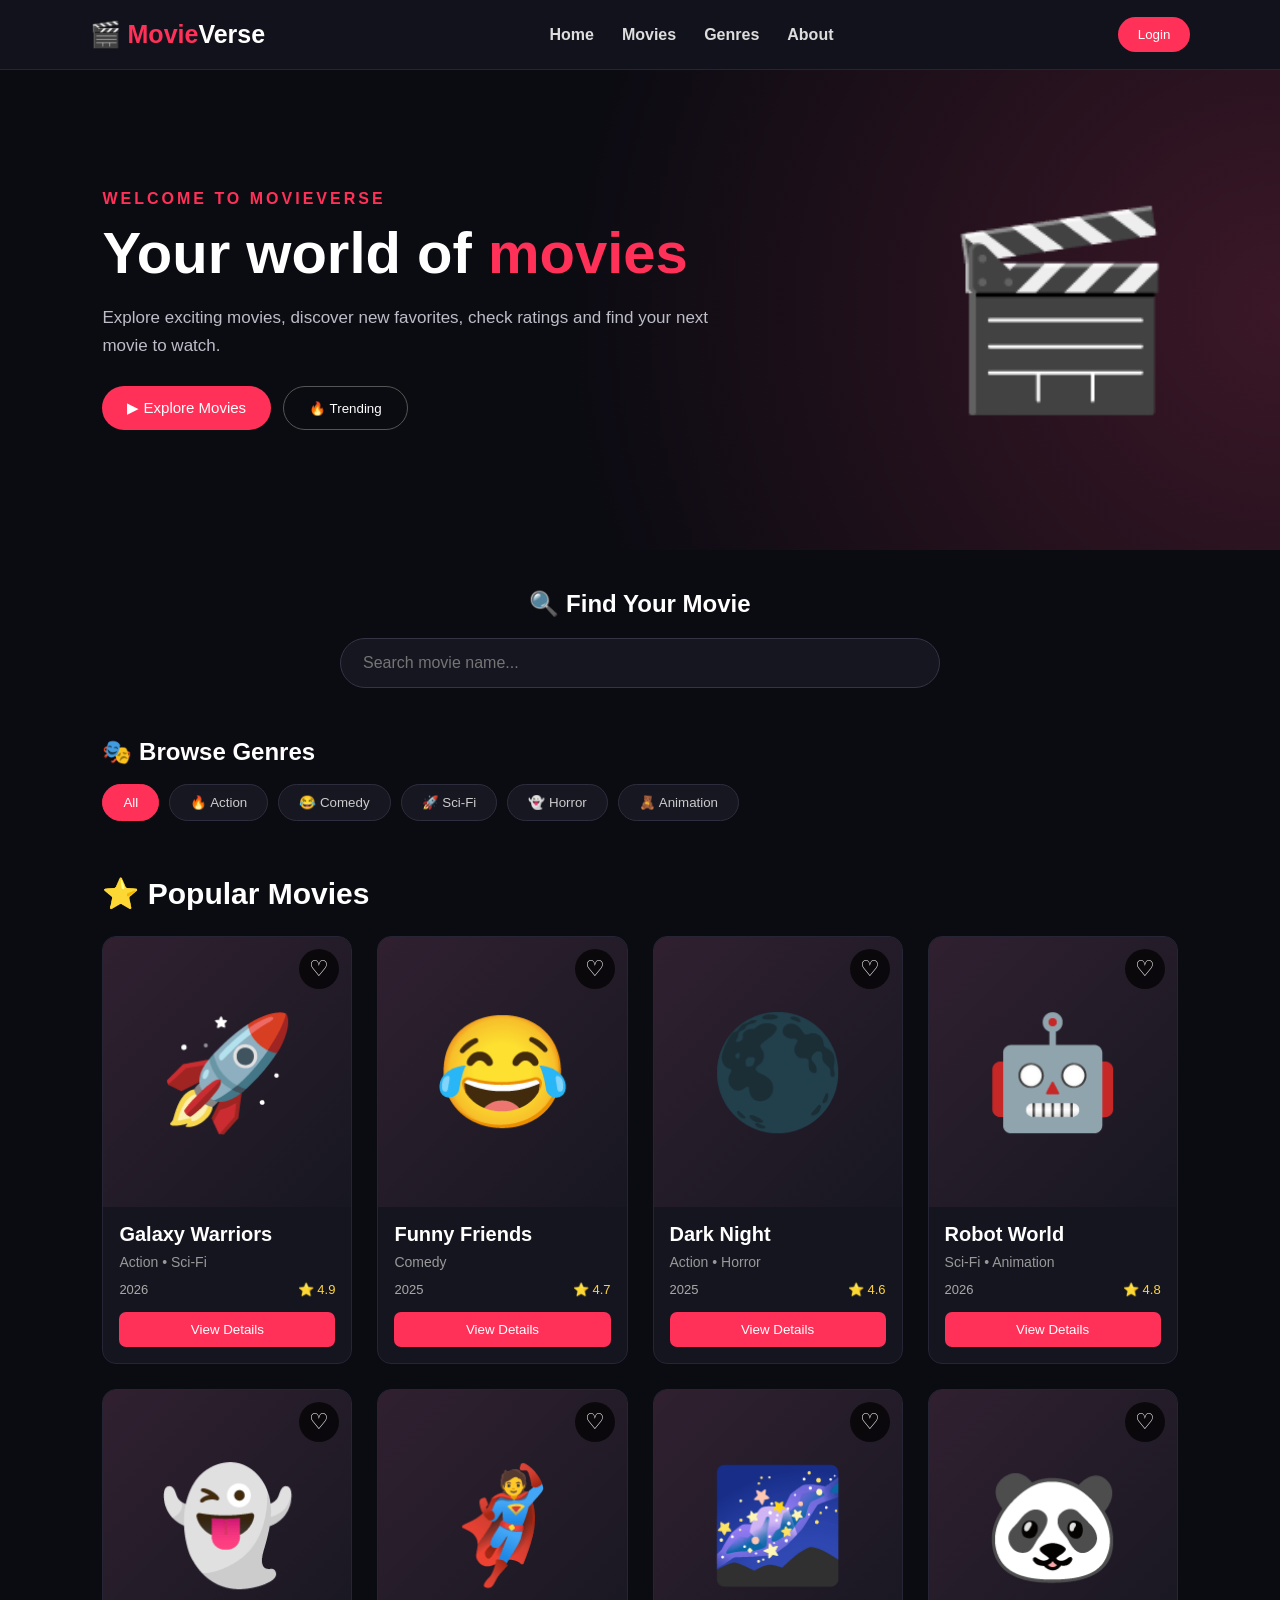
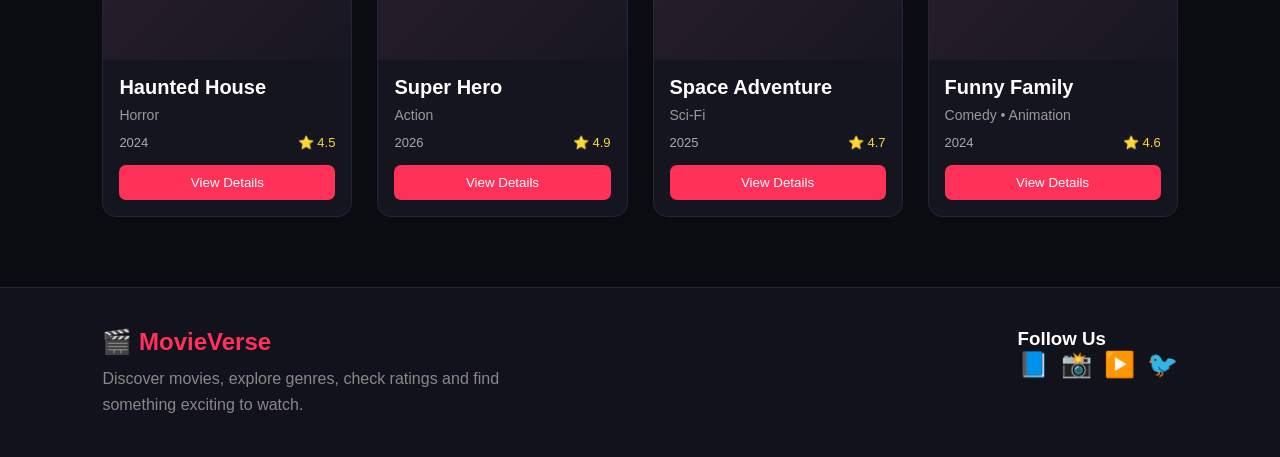
<file: movie.html>
<!DOCTYPE html>
<html lang="en">

<head>
    <meta charset="UTF-8">
    <meta name="viewport" content="width=device-width, initial-scale=1.0">

    <title>MovieVerse - Movie Explorer</title>

    <style>

        * {
            margin: 0;
            padding: 0;
            box-sizing: border-box;
            font-family: Arial, sans-serif;
        }

        html {
            scroll-behavior: smooth;
        }

        body {
            background: #0b0b12;
            color: white;
        }

        /* ================= NAVBAR ================= */

        nav {
            height: 70px;
            background: #12121c;

            display: flex;
            align-items: center;
            justify-content: space-between;

            padding: 0 7%;

            position: sticky;
            top: 0;
            z-index: 100;

            border-bottom: 1px solid #252536;
        }

        .logo {
            font-size: 25px;
            font-weight: bold;
            color: #ff3158;
        }

        .logo span {
            color: white;
        }

        nav ul {
            display: flex;
            list-style: none;
            gap: 28px;
        }

        nav ul li a {
            color: #ddd;
            text-decoration: none;
            font-weight: bold;
        }

        nav ul li a:hover {
            color: #ff3158;
        }

        .login {
            background: #ff3158;
            border: none;
            color: white;

            padding: 10px 20px;

            border-radius: 20px;

            cursor: pointer;
        }

        /* ================= HERO ================= */

        .hero {
            min-height: 480px;

            display: flex;
            align-items: center;

            padding: 60px 8%;

            background:
                radial-gradient(
                    circle at right,
                    #3b1727,
                    #0b0b12 55%
                );
        }

        .hero-content {
            max-width: 650px;
        }

        .hero-content .small-title {
            color: #ff3158;
            font-weight: bold;
            letter-spacing: 3px;
            margin-bottom: 15px;
        }

        .hero-content h1 {
            font-size: 58px;
            line-height: 1.05;

            margin-bottom: 20px;
        }

        .hero-content h1 span {
            color: #ff3158;
        }

        .hero-content p {
            color: #bdbdc8;

            line-height: 1.7;

            font-size: 17px;

            margin-bottom: 25px;
        }

        .hero-buttons {
            display: flex;
            gap: 12px;
        }

        .watch-btn {
            padding: 13px 25px;

            border: none;

            border-radius: 25px;

            background: #ff3158;

            color: white;

            cursor: pointer;

            font-size: 15px;
        }

        .more-btn {
            padding: 13px 25px;

            border: 1px solid #555;

            border-radius: 25px;

            background: transparent;

            color: white;

            cursor: pointer;
        }

        .more-btn:hover {
            background: white;
            color: black;
        }

        .hero-movie {
            margin-left: auto;

            font-size: 190px;

            animation: movieFloat 3s infinite ease-in-out;
        }

        @keyframes movieFloat {

            0% {
                transform: translateY(0);
            }

            50% {
                transform: translateY(-18px);
            }

            100% {
                transform: translateY(0);
            }

        }

        /* ================= SEARCH ================= */

        .search-section {
            padding: 40px 8%;

            text-align: center;
        }

        .search-section h2 {
            margin-bottom: 20px;
        }

        .search {
            width: 600px;
            max-width: 90%;

            padding: 15px 22px;

            border-radius: 30px;

            border: 1px solid #343445;

            background: #161621;

            color: white;

            outline: none;

            font-size: 16px;
        }

        .search:focus {
            border-color: #ff3158;
        }

        /* ================= GENRES ================= */

        .genres {
            padding: 10px 8% 35px;
        }

        .genres h2 {
            margin-bottom: 18px;
        }

        .genre-list {
            display: flex;
            flex-wrap: wrap;
            gap: 10px;
        }

        .genre {
            background: #171722;

            border: 1px solid #2d2d3d;

            color: #ccc;

            padding: 10px 20px;

            border-radius: 25px;

            cursor: pointer;

            transition: 0.3s;
        }

        .genre:hover,
        .genre.active {
            background: #ff3158;
            color: white;
            border-color: #ff3158;
        }

        /* ================= MOVIES ================= */

        .movies {
            padding: 20px 8% 70px;
        }

        .movies h2 {
            margin-bottom: 25px;
            font-size: 30px;
        }

        .movie-grid {
            display: grid;

            grid-template-columns:
                repeat(auto-fit, minmax(220px, 1fr));

            gap: 25px;
        }

        .movie-card {
            background: #15151f;

            border: 1px solid #252535;

            border-radius: 14px;

            overflow: hidden;

            transition: 0.3s;

            position: relative;
        }

        .movie-card:hover {
            transform: translateY(-8px);

            border-color: #ff3158;

            box-shadow:
                0 15px 35px rgba(0,0,0,0.4);
        }

        .poster {
            height: 270px;

            display: flex;
            align-items: center;
            justify-content: center;

            font-size: 110px;

            background:
                linear-gradient(
                    135deg,
                    #302030,
                    #171721
                );
        }

        .movie-info {
            padding: 16px;
        }

        .movie-info h3 {
            font-size: 20px;
            margin-bottom: 8px;
        }

        .movie-info p {
            color: #999;

            font-size: 14px;

            margin-bottom: 12px;
        }

        .movie-meta {
            display: flex;

            justify-content: space-between;

            color: #aaa;

            font-size: 13px;

            margin-bottom: 15px;
        }

        .rating {
            color: #ffd43b;
        }

        .details-btn {
            width: 100%;

            padding: 10px;

            border: none;

            border-radius: 7px;

            background: #ff3158;

            color: white;

            cursor: pointer;
        }

        .details-btn:hover {
            background: #e52248;
        }

        /* ================= FAVORITE ================= */

        .favorite {
            position: absolute;

            right: 12px;
            top: 12px;

            width: 40px;
            height: 40px;

            border: none;

            border-radius: 50%;

            background: rgba(0,0,0,0.7);

            color: white;

            font-size: 22px;

            cursor: pointer;
        }

        .favorite.liked {
            color: #ff3158;
        }

        /* ================= MODAL ================= */

        .modal {
            display: none;

            position: fixed;

            inset: 0;

            background: rgba(0,0,0,0.8);

            align-items: center;

            justify-content: center;

            z-index: 500;
        }

        .modal-content {
            width: 520px;
            max-width: 90%;

            max-height: 85vh;

            overflow-y: auto;

            background: #181822;

            border: 1px solid #333346;

            border-radius: 15px;

            padding: 30px;

            position: relative;
        }

        .close {
            position: absolute;

            right: 20px;
            top: 15px;

            font-size: 30px;

            cursor: pointer;

            color: #aaa;
        }

        .close:hover {
            color: white;
        }

        .modal-poster {
            text-align: center;

            font-size: 100px;

            margin-bottom: 10px;
        }

        .modal-content h2 {
            color: #ff3158;

            margin-bottom: 12px;
        }

        .modal-content p {
            color: #bbb;

            line-height: 1.7;

            margin-bottom: 15px;
        }

        .trailer {
            display: inline-block;

            padding: 12px 22px;

            background: #ff3158;

            color: white;

            border: none;

            border-radius: 25px;

            cursor: pointer;

            margin-top: 10px;
        }

        /* ================= FOOTER ================= */

        footer {
            background: #12121c;

            border-top: 1px solid #252536;

            padding: 40px 8%;

            display: flex;

            justify-content: space-between;

            flex-wrap: wrap;

            gap: 30px;
        }

        footer h2 {
            color: #ff3158;

            margin-bottom: 10px;
        }

        footer p {
            color: #888;

            max-width: 400px;

            line-height: 1.6;
        }

        .social {
            display: flex;

            gap: 12px;

            font-size: 25px;
        }

        /* ================= MOBILE ================= */

        @media (max-width: 700px) {

            nav {
                padding: 0 15px;
            }

            nav ul {
                display: none;
            }

            .hero {
                text-align: center;

                padding: 45px 20px;

                flex-direction: column;
            }

            .hero-content h1 {
                font-size: 40px;
            }

            .hero-buttons {
                justify-content: center;
            }

            .hero-movie {
                margin: 30px 0 0;

                font-size: 120px;
            }

            .movie-grid {
                grid-template-columns:
                    repeat(
                        auto-fit,
                        minmax(170px, 1fr)
                    );
            }

            .poster {
                height: 220px;
                font-size: 80px;
            }

            footer {
                flex-direction: column;
            }

        }

    </style>

</head>


<body>


    <!-- ================= NAVBAR ================= -->

    <nav>

        <div class="logo">
            🎬 Movie<span>Verse</span>
        </div>


        <ul>

            <li>
                <a href="#home">Home</a>
            </li>

            <li>
                <a href="#movies">Movies</a>
            </li>

            <li>
                <a href="#genres">Genres</a>
            </li>

            <li>
                <a href="#about">About</a>
            </li>

        </ul>


        <button
            class="login"
            onclick="loginMessage()">

            Login

        </button>

    </nav>


    <!-- ================= HERO ================= -->

    <section
        class="hero"
        id="home">

        <div class="hero-content">

            <div class="small-title">
                WELCOME TO MOVIEVERSE
            </div>

            <h1>
                Your world of
                <span>movies</span>
            </h1>

            <p>
                Explore exciting movies, discover new
                favorites, check ratings and find your
                next movie to watch.
            </p>

            <div class="hero-buttons">

                <button
                    class="watch-btn"
                    onclick="scrollToMovies()">

                    ▶ Explore Movies

                </button>


                <button
                    class="more-btn"
                    onclick="showTrending()">

                    🔥 Trending

                </button>

            </div>

        </div>


        <div class="hero-movie">
            🎬
        </div>

    </section>


    <!-- ================= SEARCH ================= -->

    <section class="search-section">

        <h2>
            🔍 Find Your Movie
        </h2>

        <input
            type="text"
            id="search"
            class="search"
            placeholder="Search movie name..."
            onkeyup="searchMovies()">

    </section>


    <!-- ================= GENRES ================= -->

    <section
        class="genres"
        id="genres">

        <h2>
            🎭 Browse Genres
        </h2>


        <div class="genre-list">

            <button
                class="genre active"
                onclick="filterMovies('all', this)">
                All
            </button>

            <button
                class="genre"
                onclick="filterMovies('action', this)">
                🔥 Action
            </button>

            <button
                class="genre"
                onclick="filterMovies('comedy', this)">
                😂 Comedy
            </button>

            <button
                class="genre"
                onclick="filterMovies('scifi', this)">
                🚀 Sci-Fi
            </button>

            <button
                class="genre"
                onclick="filterMovies('horror', this)">
                👻 Horror
            </button>

            <button
                class="genre"
                onclick="filterMovies('animation', this)">
                🧸 Animation
            </button>

        </div>

    </section>


    <!-- ================= MOVIES ================= -->

    <section
        class="movies"
        id="movies">

        <h2>
            ⭐ Popular Movies
        </h2>


        <div
            class="movie-grid"
            id="movieGrid">


            <!-- MOVIE 1 -->

            <div
                class="movie-card"
                data-name="galaxy warriors"
                data-genre="action scifi">

                <button
                    class="favorite"
                    onclick="favorite(this)">
                    ♡
                </button>

                <div class="poster">
                    🚀
                </div>

                <div class="movie-info">

                    <h3>
                        Galaxy Warriors
                    </h3>

                    <p>
                        Action • Sci-Fi
                    </p>

                    <div class="movie-meta">

                        <span>
                            2026
                        </span>

                        <span class="rating">
                            ⭐ 4.9
                        </span>

                    </div>

                    <button
                        class="details-btn"
                        onclick="showMovie(
                        'Galaxy Warriors',
                        '🚀',
                        'Action / Sci-Fi',
                        'A group of space explorers must protect the galaxy from a mysterious enemy.'
                        )">

                        View Details

                    </button>

                </div>

            </div>


            <!-- MOVIE 2 -->

            <div
                class="movie-card"
                data-name="funny friends"
                data-genre="comedy">

                <button
                    class="favorite"
                    onclick="favorite(this)">
                    ♡
                </button>

                <div class="poster">
                    😂
                </div>

                <div class="movie-info">

                    <h3>
                        Funny Friends
                    </h3>

                    <p>
                        Comedy
                    </p>

                    <div class="movie-meta">

                        <span>
                            2025
                        </span>

                        <span class="rating">
                            ⭐ 4.7
                        </span>

                    </div>

                    <button
                        class="details-btn"
                        onclick="showMovie(
                        'Funny Friends',
                        '😂',
                        'Comedy',
                        'Four best friends go on a crazy road trip filled with unexpected adventures.'
                        )">

                        View Details

                    </button>

                </div>

            </div>


            <!-- MOVIE 3 -->

            <div
                class="movie-card"
                data-name="dark night"
                data-genre="action horror">

                <button
                    class="favorite"
                    onclick="favorite(this)">
                    ♡
                </button>

                <div class="poster">
                    🌑
                </div>

                <div class="movie-info">

                    <h3>
                        Dark Night
                    </h3>

                    <p>
                        Action • Horror
                    </p>

                    <div class="movie-meta">

                        <span>
                            2025
                        </span>

                        <span class="rating">
                            ⭐ 4.6
                        </span>

                    </div>

                    <button
                        class="details-btn"
                        onclick="showMovie(
                        'Dark Night',
                        '🌑',
                        'Action / Horror',
                        'A mysterious town becomes trapped in darkness when an ancient secret returns.'
                        )">

                        View Details

                    </button>

                </div>

            </div>


            <!-- MOVIE 4 -->

            <div
                class="movie-card"
                data-name="robot world"
                data-genre="scifi animation">

                <button
                    class="favorite"
                    onclick="favorite(this)">
                    ♡
                </button>

                <div class="poster">
                    🤖
                </div>

                <div class="movie-info">

                    <h3>
                        Robot World
                    </h3>

                    <p>
                        Sci-Fi • Animation
                    </p>

                    <div class="movie-meta">

                        <span>
                            2026
                        </span>

                        <span class="rating">
                            ⭐ 4.8
                        </span>

                    </div>

                    <button
                        class="details-btn"
                        onclick="showMovie(
                        'Robot World',
                        '🤖',
                        'Sci-Fi / Animation',
                        'A young robot discovers a hidden world and begins an incredible journey.'
                        )">

                        View Details

                    </button>

                </div>

            </div>


            <!-- MOVIE 5 -->

            <div
                class="movie-card"
                data-name="haunted house"
                data-genre="horror">

                <button
                    class="favorite"
                    onclick="favorite(this)">
                    ♡
                </button>

                <div class="poster">
                    👻
                </div>

                <div class="movie-info">

                    <h3>
                        Haunted House
                    </h3>

                    <p>
                        Horror
                    </p>

                    <div class="movie-meta">

                        <span>
                            2024
                        </span>

                        <span class="rating">
                            ⭐ 4.5
                        </span>

                    </div>

                    <button
                        class="details-btn"
                        onclick="showMovie(
                        'Haunted House',
                        '👻',
                        'Horror',
                        'A group of friends enters an abandoned house where strange things begin to happen.'
                        )">

                        View Details

                    </button>

                </div>

            </div>


            <!-- MOVIE 6 -->

            <div
                class="movie-card"
                data-name="super hero"
                data-genre="action">

                <button
                    class="favorite"
                    onclick="favorite(this)">
                    ♡
                </button>

                <div class="poster">
                    🦸
                </div>

                <div class="movie-info">

                    <h3>
                        Super Hero
                    </h3>

                    <p>
                        Action
                    </p>

                    <div class="movie-meta">

                        <span>
                            2026
                        </span>

                        <span class="rating">
                            ⭐ 4.9
                        </span>

                    </div>

                    <button
                        class="details-btn"
                        onclick="showMovie(
                        'Super Hero',
                        '🦸',
                        'Action',
                        'A young hero discovers incredible powers and must use them to save the city.'
                        )">

                        View Details

                    </button>

                </div>

            </div>


            <!-- MOVIE 7 -->

            <div
                class="movie-card"
                data-name="space adventure"
                data-genre="scifi">

                <button
                    class="favorite"
                    onclick="favorite(this)">
                    ♡
                </button>

                <div class="poster">
                    🌌
                </div>

                <div class="movie-info">

                    <h3>
                        Space Adventure
                    </h3>

                    <p>
                        Sci-Fi
                    </p>

                    <div class="movie-meta">

                        <span>
                            2025
                        </span>

                        <span class="rating">
                            ⭐ 4.7
                        </span>

                    </div>

                    <button
                        class="details-btn"
                        onclick="showMovie(
                        'Space Adventure',
                        '🌌',
                        'Sci-Fi',
                        'A team of astronauts travels beyond the known universe to discover a new planet.'
                        )">

                        View Details

                    </button>

                </div>

            </div>


            <!-- MOVIE 8 -->

            <div
                class="movie-card"
                data-name="funny family"
                data-genre="comedy animation">

                <button
                    class="favorite"
                    onclick="favorite(this)">
                    ♡
                </button>

                <div class="poster">
                    🐼
                </div>

                <div class="movie-info">

                    <h3>
                        Funny Family
                    </h3>

                    <p>
                        Comedy • Animation
                    </p>

                    <div class="movie-meta">

                        <span>
                            2024
                        </span>

                        <span class="rating">
                            ⭐ 4.6
                        </span>

                    </div>

                    <button
                        class="details-btn"
                        onclick="showMovie(
                        'Funny Family',
                        '🐼',
                        'Comedy / Animation',
                        'A funny family gets into hilarious situations during their vacation.'
                        )">

                        View Details

                    </button>

                </div>

            </div>

        </div>

    </section>


    <!-- ================= MODAL ================= -->

    <div
        class="modal"
        id="movieModal">

        <div class="modal-content">

            <span
                class="close"
                onclick="closeModal()">
                ×
            </span>


            <div
                class="modal-poster"
                id="modalPoster">
            </div>


            <h2 id="modalTitle"></h2>


            <p>
                <strong>Genre:</strong>
                <span id="modalGenre"></span>
            </p>


            <p id="modalDescription"></p>


            <button
                class="trailer"
                onclick="watchTrailer()">

                ▶ Watch Trailer

            </button>

        </div>

    </div>


    <!-- ================= FOOTER ================= -->

    <footer id="about">

        <div>

            <h2>
                🎬 MovieVerse
            </h2>

            <p>
                Discover movies, explore genres,
                check ratings and find something
                exciting to watch.
            </p>

        </div>


        <div>

            <h3>
                Follow Us
            </h3>

            <div class="social">

                <span>📘</span>
                <span>📸</span>
                <span>▶️</span>
                <span>🐦</span>

            </div>

        </div>

    </footer>


    <!-- ================= JAVASCRIPT ================= -->

    <script>

        /* ================= SEARCH ================= */

        function searchMovies() {

            const search =
                document
                .getElementById("search")
                .value
                .toLowerCase();


            const movies =
                document.querySelectorAll(
                    ".movie-card"
                );


            movies.forEach(function(movie) {

                const name =
                    movie
                    .getAttribute("data-name")
                    .toLowerCase();


                if (name.includes(search)) {

                    movie.style.display =
                        "block";

                } else {

                    movie.style.display =
                        "none";

                }

            });

        }


        /* ================= FILTER ================= */

        function filterMovies(
            genre,
            button
        ) {

            document
                .querySelectorAll(".genre")
                .forEach(function(btn) {

                    btn.classList.remove(
                        "active"
                    );

                });


            button.classList.add("active");


            const movies =
                document.querySelectorAll(
                    ".movie-card"
                );


            movies.forEach(function(movie) {

                const movieGenres =
                    movie.getAttribute(
                        "data-genre"
                    );


                if (
                    genre === "all" ||
                    movieGenres.includes(genre)
                ) {

                    movie.style.display =
                        "block";

                } else {

                    movie.style.display =
                        "none";

                }

            });

        }


        /* ================= FAVORITE ================= */

        function favorite(button) {

            button.classList.toggle(
                "liked"
            );


            if (
                button.classList.contains(
                    "liked"
                )
            ) {

                button.innerHTML = "♥";

            } else {

                button.innerHTML = "♡";

            }

        }


        /* ================= MOVIE DETAILS ================= */

        function showMovie(
            title,
            poster,
            genre,
            description
        ) {

            document
                .getElementById("modalTitle")
                .innerText = title;


            document
                .getElementById("modalPoster")
                .innerText = poster;


            document
                .getElementById("modalGenre")
                .innerText = genre;


            document
                .getElementById(
                    "modalDescription"
                )
                .innerText = description;


            document
                .getElementById("movieModal")
                .style.display = "flex";

        }


        /* ================= CLOSE MODAL ================= */

        function closeModal() {

            document
                .getElementById("movieModal")
                .style.display = "none";

        }


        /* ================= OUTSIDE MODAL ================= */

        window.onclick = function(event) {

            const modal =
                document.getElementById(
                    "movieModal"
                );


            if (event.target === modal) {

                modal.style.display =
                    "none";

            }

        };


        /* ================= TRAILER ================= */

        function watchTrailer() {

            alert(
                "🎬 Trailer will be available soon!"
            );

        }


        /* ================= LOGIN ================= */

        function loginMessage() {

            alert(
                "👤 Login feature coming soon!"
            );

        }


        /* ================= TRENDING ================= */

        function showTrending() {

            alert(
                "🔥 Trending movies: Galaxy Warriors, Super Hero and Robot World!"
            );

        }


        /* ================= SCROLL ================= */

        function scrollToMovies() {

            document
                .getElementById("movies")
                .scrollIntoView({
                    behavior: "smooth"
                });

        }

    </script>

</body>

</html>
</file>
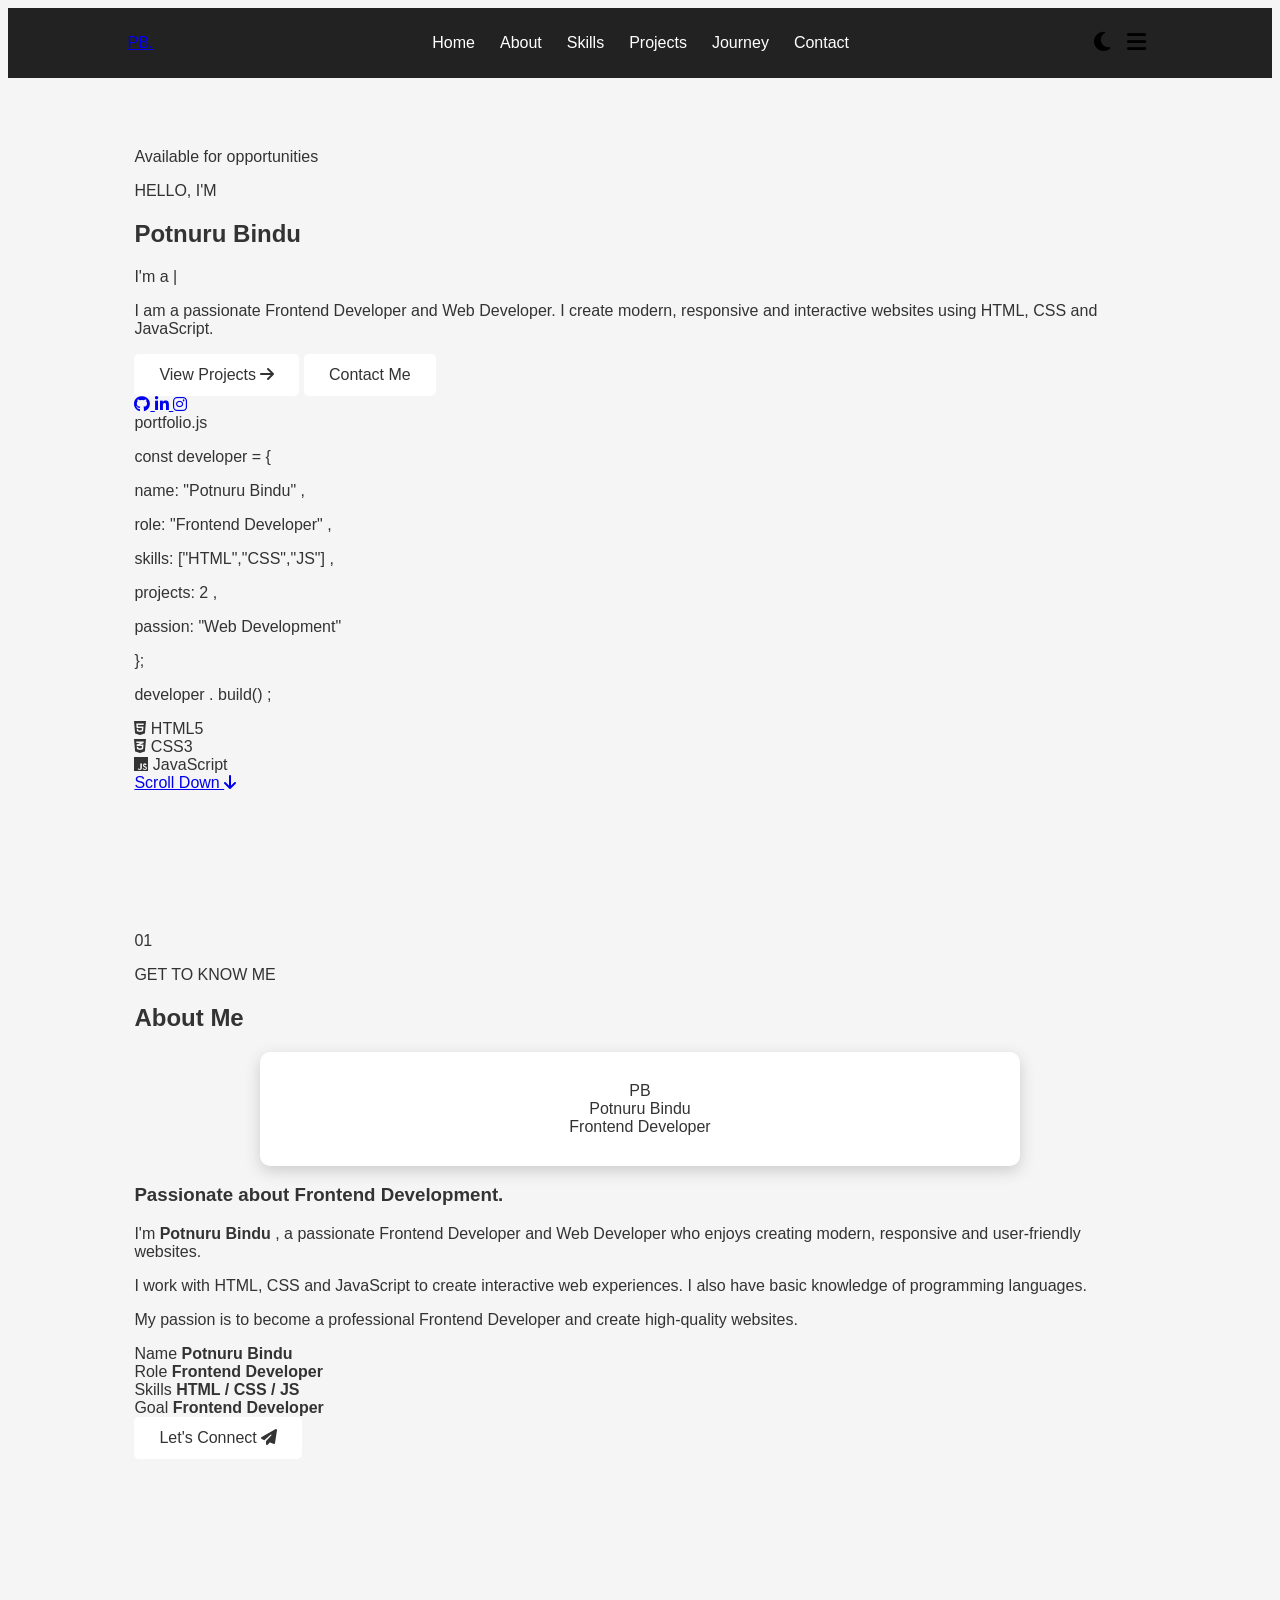
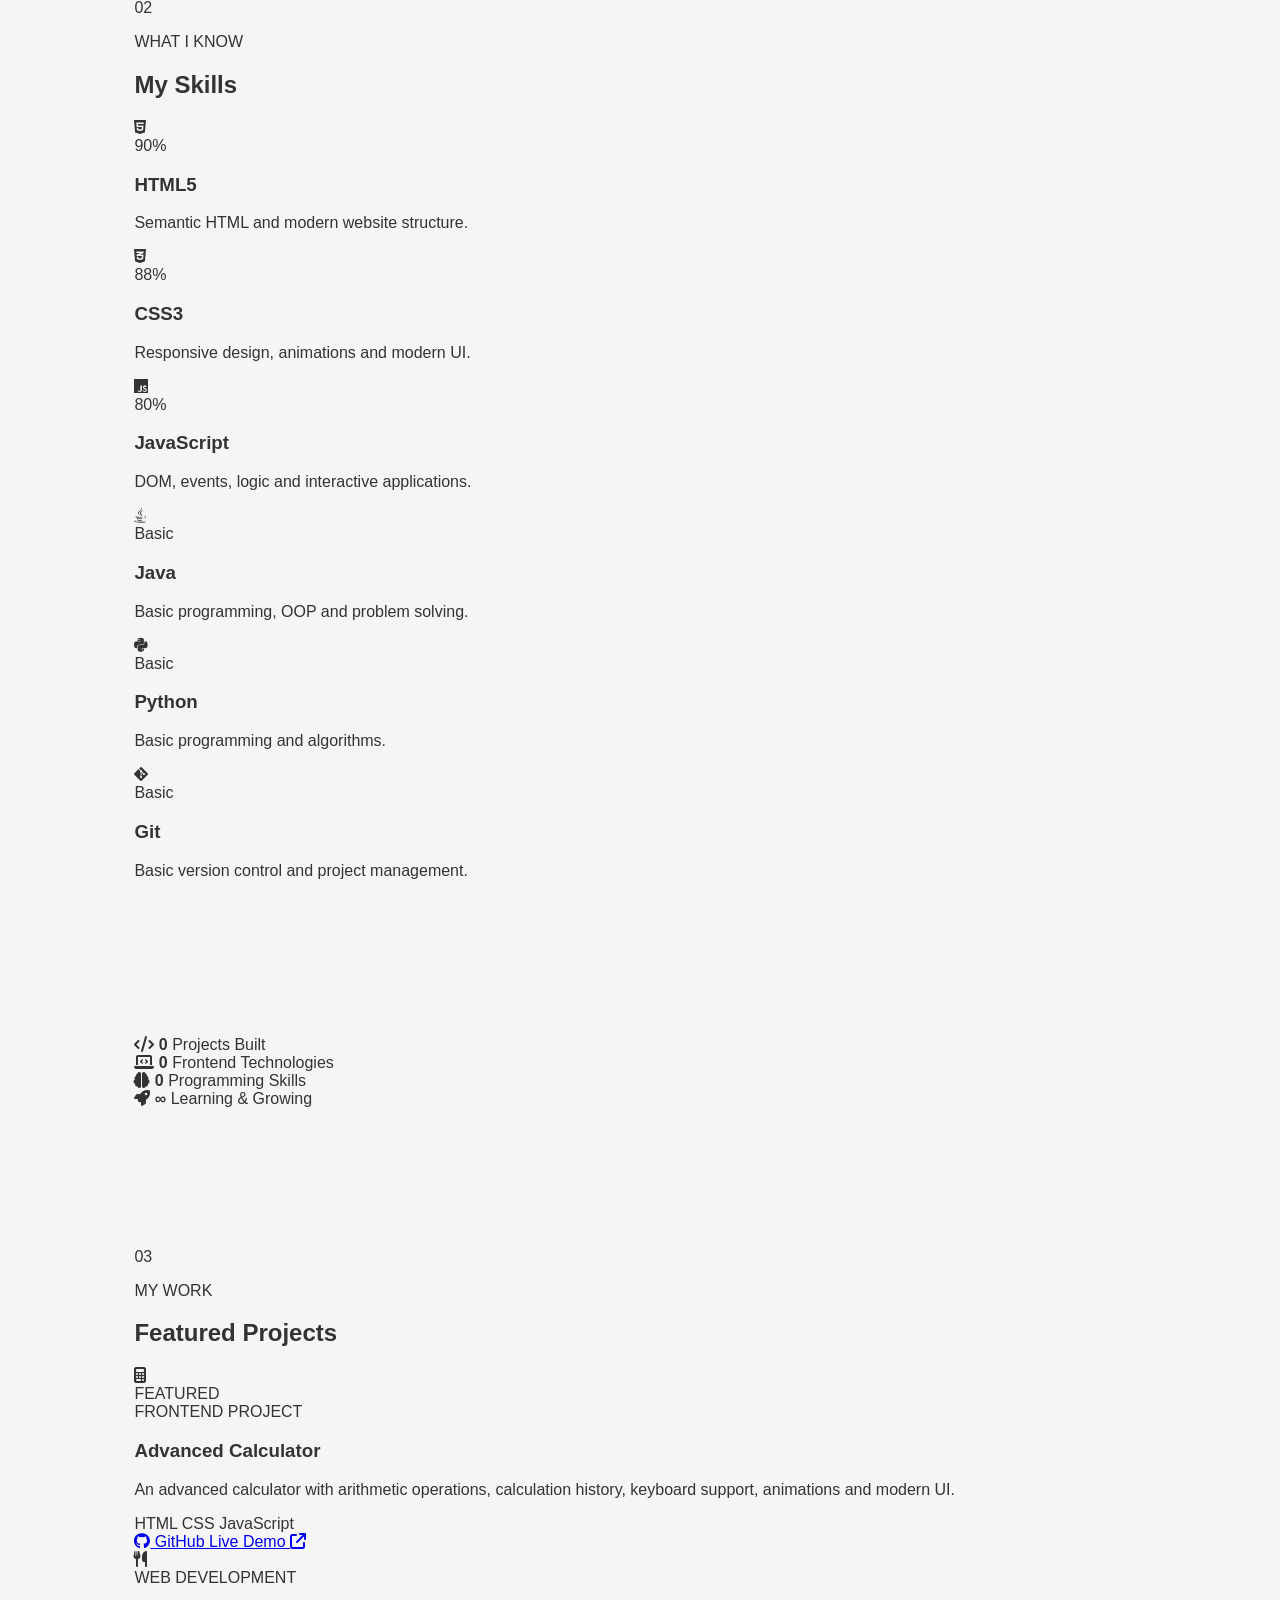
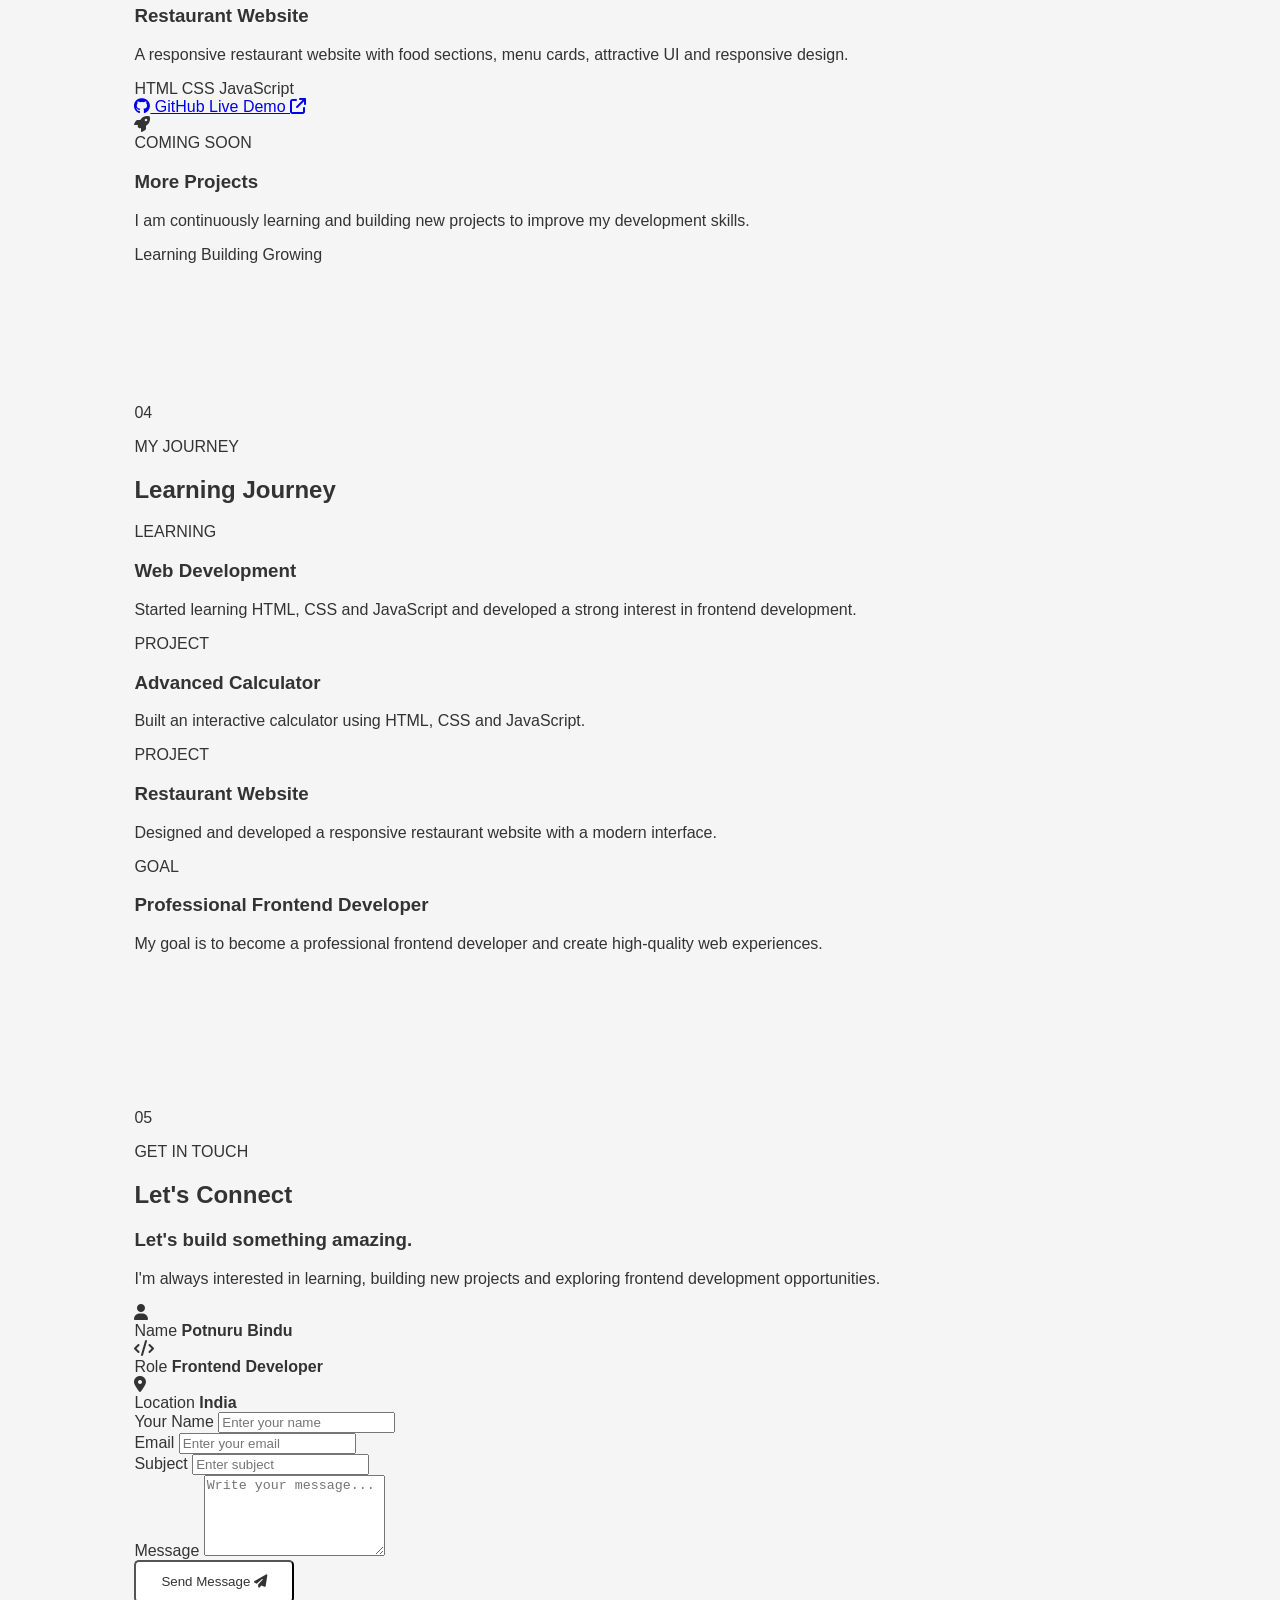
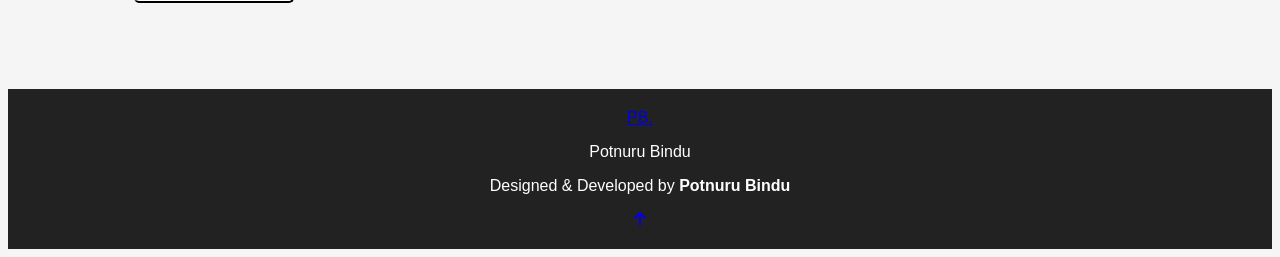
<file: portfolio.html>
<!DOCTYPE html>
<html lang="en">

<head>
    <meta charset="UTF-8">
    <meta name="viewport" content="width=device-width, initial-scale=1.0">

    <meta name="description"
        content="Potnuru Bindu - Frontend Developer and Web Developer Portfolio">

    <title>Potnuru Bindu | Frontend Developer</title>

    <!-- Google Fonts -->
    <link rel="preconnect" href="https://fonts.googleapis.com">
    <link rel="preconnect" href="https://fonts.gstatic.com" crossorigin>

    <link href="https://fonts.googleapis.com/css2?family=Inter:wght@400;500;600;700;800&family=Poppins:wght@400;500;600;700;800&display=swap"
        rel="stylesheet">

    <!-- Font Awesome -->
    <link rel="stylesheet"
        href="https://cdnjs.cloudflare.com/ajax/libs/font-awesome/6.5.2/css/all.min.css">

    <!-- CSS -->
    <link rel="stylesheet" href="style.css">
</head>

<body>

    <!-- CUSTOM CURSOR -->
    <div class="cursor"></div>
    <div class="cursor-follower"></div>


    <!-- ================= HEADER ================= -->

    <header class="header" id="header">

        <nav class="navbar container">

            <a href="#home" class="logo">
                PB<span>.</span>
            </a>

            <ul class="nav-links" id="navLinks">

                <li>
                    <a href="#home" class="nav-link active">
                        Home
                    </a>
                </li>

                <li>
                    <a href="#about" class="nav-link">
                        About
                    </a>
                </li>

                <li>
                    <a href="#skills" class="nav-link">
                        Skills
                    </a>
                </li>

                <li>
                    <a href="#projects" class="nav-link">
                        Projects
                    </a>
                </li>

                <li>
                    <a href="#journey" class="nav-link">
                        Journey
                    </a>
                </li>

                <li>
                    <a href="#contact" class="nav-link">
                        Contact
                    </a>
                </li>

            </ul>


            <div class="nav-actions">

                <button class="theme-btn" id="themeBtn">
                    <i class="fa-solid fa-moon"></i>
                </button>

                <button class="menu-btn" id="menuBtn">
                    <i class="fa-solid fa-bars"></i>
                </button>

            </div>

        </nav>

    </header>



    <!-- ================= MAIN ================= -->

    <main>


        <!-- ================= HOME ================= -->

        <section class="hero" id="home">

            <div class="hero-bg">

                <div class="glow glow-one"></div>

                <div class="glow glow-two"></div>

                <div class="grid-background"></div>

            </div>


            <div class="container hero-container">


                <!-- LEFT SIDE -->

                <div class="hero-content">

                    <div class="available">

                        <span class="available-dot"></span>

                        Available for opportunities

                    </div>


                    <p class="hello">
                        HELLO, I'M
                    </p>


                    <h1>

                        Potnuru

                        <span>
                            Bindu
                        </span>

                    </h1>


                    <div class="typing-container">

                        <span>
                            I'm a
                        </span>

                        <span id="typing"></span>

                        <span class="typing-cursor">
                            |
                        </span>

                    </div>


                    <p class="hero-text">

                        I am a passionate Frontend Developer
                        and Web Developer. I create modern,
                        responsive and interactive websites
                        using HTML, CSS and JavaScript.

                    </p>


                    <div class="hero-buttons">

                        <a href="#projects"
                            class="btn primary-btn">

                            View Projects

                            <i class="fa-solid fa-arrow-right"></i>

                        </a>


                        <a href="#contact"
                            class="btn outline-btn">

                            Contact Me

                        </a>

                    </div>


                    <div class="social-links">

                        <a href="#"
                            title="GitHub">

                            <i class="fa-brands fa-github"></i>

                        </a>


                        <a href="#"
                            title="LinkedIn">

                            <i class="fa-brands fa-linkedin-in"></i>

                        </a>


                        <a href="#"
                            title="Instagram">

                            <i class="fa-brands fa-instagram"></i>

                        </a>

                    </div>

                </div>



                <!-- RIGHT SIDE -->

                <div class="hero-visual">

                    <div class="circle circle-one"></div>

                    <div class="circle circle-two"></div>

                    <div class="circle circle-three"></div>


                    <!-- CODE CARD -->

                    <div class="code-window">

                        <div class="window-header">

                            <div class="window-buttons">

                                <span class="red"></span>

                                <span class="yellow"></span>

                                <span class="green"></span>

                            </div>


                            <span class="window-title">
                                portfolio.js
                            </span>

                        </div>


                        <div class="code-content">

                            <p>
                                <span class="purple">
                                    const
                                </span>

                                <span class="blue">
                                    developer
                                </span>

                                =
                                <span class="white">
                                    {
                                </span>
                            </p>


                            <p class="indent">

                                <span class="property">
                                    name:
                                </span>

                                <span class="string">
                                    "Potnuru Bindu"
                                </span>,

                            </p>


                            <p class="indent">

                                <span class="property">
                                    role:
                                </span>

                                <span class="string">
                                    "Frontend Developer"
                                </span>,

                            </p>


                            <p class="indent">

                                <span class="property">
                                    skills:
                                </span>

                                <span class="string">
                                    ["HTML","CSS","JS"]
                                </span>,

                            </p>


                            <p class="indent">

                                <span class="property">
                                    projects:
                                </span>

                                <span class="number">
                                    2
                                </span>,

                            </p>


                            <p class="indent">

                                <span class="property">
                                    passion:
                                </span>

                                <span class="string">
                                    "Web Development"
                                </span>

                            </p>


                            <p>
                                <span class="white">
                                    };
                                </span>
                            </p>


                            <p>

                                <span class="blue">
                                    developer
                                </span>.

                                <span class="yellow-text">
                                    build()
                                </span>;

                            </p>

                        </div>

                    </div>



                    <!-- FLOATING SKILLS -->

                    <div class="floating-card html-card">

                        <i class="fa-brands fa-html5"></i>

                        <span>
                            HTML5
                        </span>

                    </div>


                    <div class="floating-card css-card">

                        <i class="fa-brands fa-css3-alt"></i>

                        <span>
                            CSS3
                        </span>

                    </div>


                    <div class="floating-card js-card">

                        <i class="fa-brands fa-js"></i>

                        <span>
                            JavaScript
                        </span>

                    </div>

                </div>

            </div>


            <a href="#about"
                class="scroll-down">

                <span>
                    Scroll Down
                </span>

                <i class="fa-solid fa-arrow-down"></i>

            </a>

        </section>



        <!-- ================= ABOUT ================= -->

        <section class="section about"
            id="about">

            <div class="container">


                <div class="section-heading reveal">

                    <span class="section-number">
                        01
                    </span>

                    <div>

                        <p>
                            GET TO KNOW ME
                        </p>

                        <h2>
                            About <span>Me</span>
                        </h2>

                    </div>

                </div>



                <div class="about-grid">


                    <div class="about-visual reveal">

                        <div class="about-box">

                            <div class="about-decoration"></div>

                            <div class="initials">
                                PB
                            </div>

                            <div class="about-name">
                                Potnuru Bindu
                            </div>

                            <div class="about-role">
                                Frontend Developer
                            </div>

                        </div>

                    </div>



                    <div class="about-content reveal">

                        <h3>

                            Passionate about

                            <span>
                                Frontend Development.
                            </span>

                        </h3>


                        <p>

                            I'm
                            <strong>
                                Potnuru Bindu
                            </strong>,

                            a passionate Frontend Developer
                            and Web Developer who enjoys
                            creating modern, responsive
                            and user-friendly websites.

                        </p>


                        <p>

                            I work with HTML, CSS and
                            JavaScript to create interactive
                            web experiences. I also have
                            basic knowledge of programming
                            languages.

                        </p>


                        <p>

                            My passion is to become a
                            professional Frontend Developer
                            and create high-quality websites.

                        </p>



                        <div class="info-grid">


                            <div class="info-item">

                                <span>
                                    Name
                                </span>

                                <strong>
                                    Potnuru Bindu
                                </strong>

                            </div>


                            <div class="info-item">

                                <span>
                                    Role
                                </span>

                                <strong>
                                    Frontend Developer
                                </strong>

                            </div>


                            <div class="info-item">

                                <span>
                                    Skills
                                </span>

                                <strong>
                                    HTML / CSS / JS
                                </strong>

                            </div>


                            <div class="info-item">

                                <span>
                                    Goal
                                </span>

                                <strong>
                                    Frontend Developer
                                </strong>

                            </div>

                        </div>


                        <a href="#contact"
                            class="btn primary-btn">

                            Let's Connect

                            <i class="fa-solid fa-paper-plane"></i>

                        </a>

                    </div>

                </div>

            </div>

        </section>



        <!-- ================= SKILLS ================= -->

        <section class="section skills-section"
            id="skills">

            <div class="container">


                <div class="section-heading center reveal">

                    <span class="section-number">
                        02
                    </span>

                    <div>

                        <p>
                            WHAT I KNOW
                        </p>

                        <h2>
                            My <span>Skills</span>
                        </h2>

                    </div>

                </div>



                <div class="skills-grid">


                    <!-- HTML -->

                    <div class="skill-card reveal">

                        <div class="skill-top">

                            <div class="skill-icon html">
                                <i class="fa-brands fa-html5"></i>
                            </div>

                            <span>
                                90%
                            </span>

                        </div>


                        <h3>
                            HTML5
                        </h3>


                        <p>
                            Semantic HTML and modern
                            website structure.
                        </p>


                        <div class="progress">
                            <span style="width:90%"></span>
                        </div>

                    </div>



                    <!-- CSS -->

                    <div class="skill-card reveal">

                        <div class="skill-top">

                            <div class="skill-icon css">
                                <i class="fa-brands fa-css3-alt"></i>
                            </div>

                            <span>
                                88%
                            </span>

                        </div>


                        <h3>
                            CSS3
                        </h3>


                        <p>
                            Responsive design, animations
                            and modern UI.
                        </p>


                        <div class="progress">
                            <span style="width:88%"></span>
                        </div>

                    </div>



                    <!-- JAVASCRIPT -->

                    <div class="skill-card reveal">

                        <div class="skill-top">

                            <div class="skill-icon javascript">
                                <i class="fa-brands fa-js"></i>
                            </div>

                            <span>
                                80%
                            </span>

                        </div>


                        <h3>
                            JavaScript
                        </h3>


                        <p>
                            DOM, events, logic and
                            interactive applications.
                        </p>


                        <div class="progress">
                            <span style="width:80%"></span>
                        </div>

                    </div>



                    <!-- JAVA -->

                    <div class="skill-card reveal">

                        <div class="skill-top">

                            <div class="skill-icon java">
                                <i class="fa-brands fa-java"></i>
                            </div>

                            <span>
                                Basic
                            </span>

                        </div>


                        <h3>
                            Java
                        </h3>


                        <p>
                            Basic programming, OOP and
                            problem solving.
                        </p>


                        <div class="progress">
                            <span style="width:65%"></span>
                        </div>

                    </div>



                    <!-- PYTHON -->

                    <div class="skill-card reveal">

                        <div class="skill-top">

                            <div class="skill-icon python">
                                <i class="fa-brands fa-python"></i>
                            </div>

                            <span>
                                Basic
                            </span>

                        </div>


                        <h3>
                            Python
                        </h3>


                        <p>
                            Basic programming and
                            algorithms.
                        </p>


                        <div class="progress">
                            <span style="width:60%"></span>
                        </div>

                    </div>



                    <!-- GIT -->

                    <div class="skill-card reveal">

                        <div class="skill-top">

                            <div class="skill-icon git">
                                <i class="fa-brands fa-git-alt"></i>
                            </div>

                            <span>
                                Basic
                            </span>

                        </div>


                        <h3>
                            Git
                        </h3>


                        <p>
                            Basic version control and
                            project management.
                        </p>


                        <div class="progress">
                            <span style="width:60%"></span>
                        </div>

                    </div>

                </div>

            </div>

        </section>



        <!-- ================= STATS ================= -->

        <section class="stats-section">

            <div class="container stats-grid">


                <div class="stat reveal">

                    <i class="fa-solid fa-code"></i>

                    <strong data-target="2">
                        0
                    </strong>

                    <span>
                        Projects Built
                    </span>

                </div>


                <div class="stat reveal">

                    <i class="fa-solid fa-laptop-code"></i>

                    <strong data-target="3">
                        0
                    </strong>

                    <span>
                        Frontend Technologies
                    </span>

                </div>


                <div class="stat reveal">

                    <i class="fa-solid fa-brain"></i>

                    <strong data-target="5">
                        0
                    </strong>

                    <span>
                        Programming Skills
                    </span>

                </div>


                <div class="stat reveal">

                    <i class="fa-solid fa-rocket"></i>

                    <strong>
                        ∞
                    </strong>

                    <span>
                        Learning & Growing
                    </span>

                </div>

            </div>

        </section>



        <!-- ================= PROJECTS ================= -->

        <section class="section projects-section"
            id="projects">

            <div class="container">


                <div class="section-heading reveal">

                    <span class="section-number">
                        03
                    </span>

                    <div>

                        <p>
                            MY WORK
                        </p>

                        <h2>
                            Featured <span>Projects</span>
                        </h2>

                    </div>

                </div>



                <div class="projects-grid">


                    <!-- CALCULATOR -->

                    <article class="project-card reveal">

                        <div class="project-image calculator-project">

                            <div class="project-icon">
                                <i class="fa-solid fa-calculator"></i>
                            </div>

                            <div class="project-label">
                                FEATURED
                            </div>

                        </div>


                        <div class="project-content">

                            <span class="project-category">
                                FRONTEND PROJECT
                            </span>


                            <h3>
                                Advanced Calculator
                            </h3>


                            <p>

                                An advanced calculator with
                                arithmetic operations,
                                calculation history,
                                keyboard support,
                                animations and modern UI.

                            </p>


                            <div class="tags">

                                <span>
                                    HTML
                                </span>

                                <span>
                                    CSS
                                </span>

                                <span>
                                    JavaScript
                                </span>

                            </div>


                            <div class="project-links">

                                <a href="#">
                                    <i class="fa-brands fa-github"></i>
                                    GitHub
                                </a>

                                <a href="#">
                                    Live Demo
                                    <i class="fa-solid fa-arrow-up-right-from-square"></i>
                                </a>

                            </div>

                        </div>

                    </article>



                    <!-- RESTAURANT -->

                    <article class="project-card reveal">

                        <div class="project-image restaurant-project">

                            <div class="project-icon">
                                <i class="fa-solid fa-utensils"></i>
                            </div>

                        </div>


                        <div class="project-content">

                            <span class="project-category">
                                WEB DEVELOPMENT
                            </span>


                            <h3>
                                Restaurant Website
                            </h3>


                            <p>

                                A responsive restaurant website
                                with food sections, menu cards,
                                attractive UI and responsive
                                design.

                            </p>


                            <div class="tags">

                                <span>
                                    HTML
                                </span>

                                <span>
                                    CSS
                                </span>

                                <span>
                                    JavaScript
                                </span>

                            </div>


                            <div class="project-links">

                                <a href="#">
                                    <i class="fa-brands fa-github"></i>
                                    GitHub
                                </a>

                                <a href="#">
                                    Live Demo
                                    <i class="fa-solid fa-arrow-up-right-from-square"></i>
                                </a>

                            </div>

                        </div>

                    </article>



                    <!-- FUTURE PROJECT -->

                    <article class="project-card reveal">

                        <div class="project-image future-project">

                            <div class="project-icon">
                                <i class="fa-solid fa-rocket"></i>
                            </div>

                        </div>


                        <div class="project-content">

                            <span class="project-category">
                                COMING SOON
                            </span>


                            <h3>
                                More Projects
                            </h3>


                            <p>

                                I am continuously learning
                                and building new projects
                                to improve my development
                                skills.

                            </p>


                            <div class="tags">

                                <span>
                                    Learning
                                </span>

                                <span>
                                    Building
                                </span>

                                <span>
                                    Growing
                                </span>

                            </div>

                        </div>

                    </article>

                </div>

            </div>

        </section>



        <!-- ================= JOURNEY ================= -->

        <section class="section journey-section"
            id="journey">

            <div class="container">


                <div class="section-heading center reveal">

                    <span class="section-number">
                        04
                    </span>

                    <div>

                        <p>
                            MY JOURNEY
                        </p>

                        <h2>
                            Learning <span>Journey</span>
                        </h2>

                    </div>

                </div>



                <div class="timeline">


                    <div class="timeline-item reveal">

                        <div class="timeline-dot"></div>

                        <div class="timeline-content">

                            <span>
                                LEARNING
                            </span>

                            <h3>
                                Web Development
                            </h3>

                            <p>

                                Started learning HTML, CSS
                                and JavaScript and developed
                                a strong interest in frontend
                                development.

                            </p>

                        </div>

                    </div>



                    <div class="timeline-item reveal">

                        <div class="timeline-dot"></div>

                        <div class="timeline-content">

                            <span>
                                PROJECT
                            </span>

                            <h3>
                                Advanced Calculator
                            </h3>

                            <p>

                                Built an interactive calculator
                                using HTML, CSS and JavaScript.

                            </p>

                        </div>

                    </div>



                    <div class="timeline-item reveal">

                        <div class="timeline-dot"></div>

                        <div class="timeline-content">

                            <span>
                                PROJECT
                            </span>

                            <h3>
                                Restaurant Website
                            </h3>

                            <p>

                                Designed and developed a
                                responsive restaurant website
                                with a modern interface.

                            </p>

                        </div>

                    </div>



                    <div class="timeline-item reveal">

                        <div class="timeline-dot"></div>

                        <div class="timeline-content">

                            <span>
                                GOAL
                            </span>

                            <h3>
                                Professional Frontend Developer
                            </h3>

                            <p>

                                My goal is to become a
                                professional frontend developer
                                and create high-quality
                                web experiences.

                            </p>

                        </div>

                    </div>

                </div>

            </div>

        </section>



        <!-- ================= CONTACT ================= -->

        <section class="section contact-section"
            id="contact">

            <div class="container">


                <div class="section-heading center reveal">

                    <span class="section-number">
                        05
                    </span>

                    <div>

                        <p>
                            GET IN TOUCH
                        </p>

                        <h2>
                            Let's <span>Connect</span>
                        </h2>

                    </div>

                </div>



                <div class="contact-grid">


                    <div class="contact-content reveal">

                        <h3>

                            Let's build something
                            <span>amazing.</span>

                        </h3>


                        <p>

                            I'm always interested in learning,
                            building new projects and exploring
                            frontend development opportunities.

                        </p>


                        <div class="contact-details">


                            <div class="contact-item">

                                <div class="contact-icon">

                                    <i class="fa-solid fa-user"></i>

                                </div>

                                <div>

                                    <span>
                                        Name
                                    </span>

                                    <strong>
                                        Potnuru Bindu
                                    </strong>

                                </div>

                            </div>


                            <div class="contact-item">

                                <div class="contact-icon">

                                    <i class="fa-solid fa-code"></i>

                                </div>

                                <div>

                                    <span>
                                        Role
                                    </span>

                                    <strong>
                                        Frontend Developer
                                    </strong>

                                </div>

                            </div>


                            <div class="contact-item">

                                <div class="contact-icon">

                                    <i class="fa-solid fa-location-dot"></i>

                                </div>

                                <div>

                                    <span>
                                        Location
                                    </span>

                                    <strong>
                                        India
                                    </strong>

                                </div>

                            </div>

                        </div>

                    </div>



                    <form class="contact-form reveal"
                        id="contactForm">


                        <div class="form-group">

                            <label>
                                Your Name
                            </label>

                            <input
                                type="text"
                                id="name"
                                placeholder="Enter your name"
                                required>

                        </div>


                        <div class="form-group">

                            <label>
                                Email
                            </label>

                            <input
                                type="email"
                                id="email"
                                placeholder="Enter your email"
                                required>

                        </div>


                        <div class="form-group">

                            <label>
                                Subject
                            </label>

                            <input
                                type="text"
                                id="subject"
                                placeholder="Enter subject"
                                required>

                        </div>


                        <div class="form-group">

                            <label>
                                Message
                            </label>

                            <textarea
                                id="message"
                                rows="5"
                                placeholder="Write your message..."
                                required></textarea>

                        </div>


                        <button
                            type="submit"
                            class="btn primary-btn send-btn">

                            Send Message

                            <i class="fa-solid fa-paper-plane"></i>

                        </button>


                        <p id="formMessage"
                            class="form-message">
                        </p>

                    </form>

                </div>

            </div>

        </section>

    </main>



    <!-- ================= FOOTER ================= -->

    <footer class="footer">

        <div class="container footer-content">


            <div>

                <a href="#home"
                    class="logo">

                    PB<span>.</span>

                </a>

                <p>
                    Potnuru Bindu
                </p>

            </div>


            <p>

                Designed & Developed by
                <strong>
                    Potnuru Bindu
                </strong>

            </p>


            <a href="#home"
                class="back-top">

                <i class="fa-solid fa-arrow-up"></i>

            </a>

        </div>

    </footer>



    <!-- JAVASCRIPT -->

    <script src="script.js"></script>

</body>

</html>
</file>
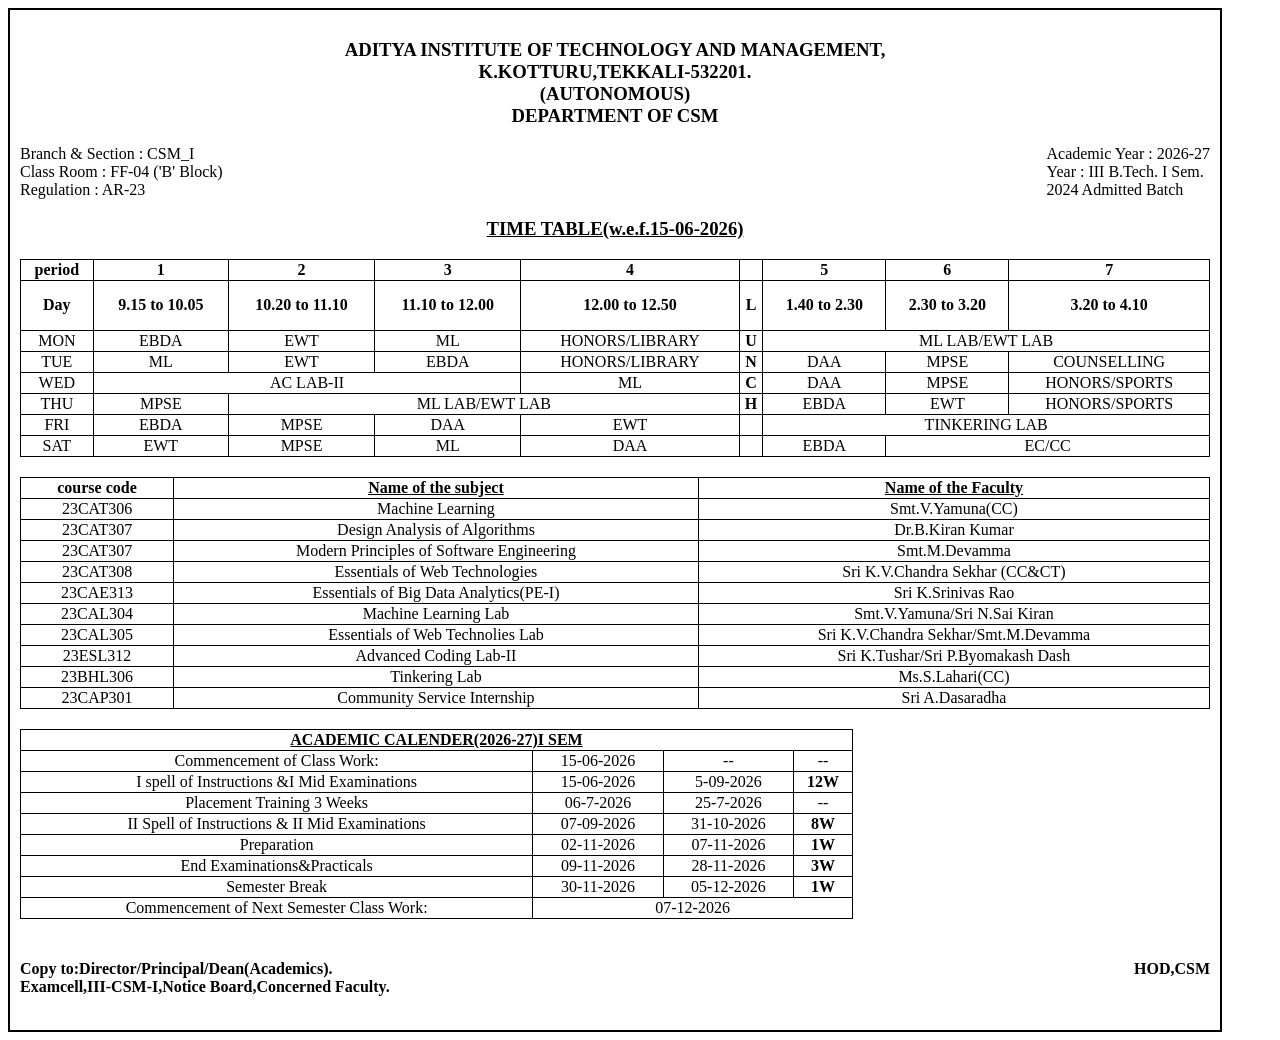
<file: time table.html>
<!DOCTYPE html>
<html>
<head>
<title>
TIME TABLE
</title>
<style>
table
{
border-collapse:collapse;
border-color:black;
width:100%;
align:center;
margin-bottom:20px;
}
td{
text-align:center;
vertical-align:middle;
}
.middle-row {
 height:50px;
text-align:center;
vertical-align:middle;
}
.second table{
margin-top:20px
}
.thirdtable
{
width:70%;
margin:middle;

border-collapse:collapse;
}
</style>
</head>
<body>
<div style="border:2px solid black; padding:10px; width:1190px; height:1000px;">
   <h3 align="center">ADITYA INSTITUTE OF TECHNOLOGY AND MANAGEMENT,<br>K.KOTTURU,TEKKALI-532201.<br>(AUTONOMOUS)<br>DEPARTMENT OF CSM</h3>
<div style="display:flex; justify-content:space-between; ">
 <div>
        Branch & Section : CSM_I <br>
        Class Room : FF-04 ('B' Block) <br>
        Regulation : AR-23
    </div>
<div >
        Academic Year : 2026-27 <br>
        Year : III B.Tech. I Sem. <br>
        2024 Admitted Batch
    </div>
</div>
<h3 align="center"><u>TIME TABLE(w.e.f.15-06-2026)</u></h3>
<table border="1" >
<tr>
<th>period</th>
<th>1</th>
<th>2</th>
<th>3</th>
<th>4</th>
<th> </th>
<th>5</th>
<th>6</th>
<th>7</th>
</tr>
<tr class="middle-row">
<th>Day</th>
<th>9.15 to 10.05</th>
<th>10.20 to 11.10</th>
<th>11.10 to 12.00</th>
<th>12.00 to 12.50</th>
<th>L</th>
<th>1.40 to 2.30</th>
<th>2.30 to 3.20</th>
<th>3.20 to 4.10</th>
</tr>
<tr>
<td>MON</td>
<td> EBDA </td>
<td>EWT</td>
<td> ML</td>
<td > HONORS/LIBRARY</td>
<th>U</th>
<td colspan="3">ML LAB/EWT LAB</td>
</tr>
<tr>
<td>TUE</td>
<td>ML</td>
<td>EWT</td>
<td>EBDA</td>
<td> HONORS/LIBRARY</td>
<th>N</th>
<td>DAA</td>
<td>MPSE</td>
<td>COUNSELLING</td>
</tr>
<tr>
<td>WED</td>
<td colspan="3"> AC LAB-II</td>
<td>ML</td>
<th>C</th>
<td>DAA</td>
<td>MPSE</td>
<td>HONORS/SPORTS</td>
</tr>
<tr>
<td>THU</td>
<td > MPSE</td>
<td colspan="3">ML LAB/EWT LAB</td>
<th>H</th>
<td>EBDA</td>
<td>EWT</td>
<td>HONORS/SPORTS</td>
</tr>
<tr>
<td>FRI</td>
<td>EBDA</td>
<td > MPSE</td>
<td>DAA</td>
<td>EWT</td>
<th></th>
<td colspan="3">TINKERING LAB</td>
</tr>
<tr>
<td>SAT</td>
<td>EWT</td>
<td > MPSE</td>
<td>ML</td>
<td>DAA</td>
<th></th>
<td>EBDA</td>
<td colspan="2">EC/CC</td>
</tr>
<table class="second table" border="1">
<tr>
<th>course code</th>
<th><u>Name of the subject</u></th>
<th><u>Name of the Faculty</u></th>
<tr>
<td>23CAT306</td>
<td>Machine Learning</td>
<td>Smt.V.Yamuna(CC)</td>
</tr>
<tr>
<td>23CAT307</td>
<td>Design Analysis of Algorithms</td>
<td>Dr.B.Kiran  Kumar</td>
</tr>
<tr>
<td>23CAT307</td>
<td>Modern Principles of Software Engineering</td>
<td>Smt.M.Devamma</td>
</tr>
<tr>
<td>23CAT308</td>
<td>Essentials of Web Technologies</td>
<td>Sri K.V.Chandra Sekhar  (CC&CT)</td>
</tr>
<tr>
<td>23CAE313</td>
<td>Essentials of Big Data Analytics(PE-I)</td>
<td>Sri K.Srinivas Rao</td>
</tr>
<tr>
<td>23CAL304</td>
<td>Machine Learning Lab</td>
<td>Smt.V.Yamuna/Sri N.Sai Kiran</td>
</tr>
<tr>
<td>23CAL305</td>
<td>Essentials  of Web Technolies Lab</td>
<td>Sri K.V.Chandra Sekhar/Smt.M.Devamma</td>
</tr>
<tr>
<td>23ESL312</td>
<td>Advanced Coding Lab-II</td>
<td>Sri K.Tushar/Sri P.Byomakash Dash</td>
</tr>
<tr>
<td>23BHL306</td>
<td>Tinkering Lab</td>
<td>Ms.S.Lahari(CC)</td>
</tr>
<tr>
<td>23CAP301</td>
<td>Community Service Internship</td>
<td>Sri A.Dasaradha</td>
</tr>
</table>
<table class="thirdtable" border="1">
<tr>
<th colspan="4"><u>ACADEMIC CALENDER(2026-27)I SEM</u></th>
</tr>
<tr>
<td >Commencement of Class Work:</td>
<td>15-06-2026</td>
<td>--</td>
<td>--</td>
</tr>
<td>I spell of Instructions &I Mid Examinations</td>
<td>15-06-2026</td>
<td>5-09-2026</td>
<th>12W</td>
</tr>
<tr>
<td>Placement Training 3 Weeks </td>
<td>06-7-2026</td>
<td>25-7-2026</td>
<td>--</td>
</tr>
<tr>
<td>II Spell of Instructions & II Mid Examinations</td>
<td>07-09-2026</td>
<td>31-10-2026</td>
<th>8W</th>
</tr>
<tr>
<td>Preparation</td>
<td>02-11-2026</td>
<td>07-11-2026</td>
<th>1W</th>
</tr>
<tr>
<td>End Examinations&Practicals</td>
<td>09-11-2026</td>
<td>28-11-2026</td>
<th>3W</th>
</tr>
<tr>
<td>Semester Break</td>
<td>30-11-2026</td>
<td>05-12-2026</td>
<th>1W</th>
</tr>
<tr>
<td>Commencement of Next Semester Class Work:</td>
<td colspan="3">07-12-2026</td>
</tr>
</table>
<div style="display:flex; justify-content:space-between; ">
    <div>
<h4>Copy to:Director/Principal/Dean(Academics).<br>Examcell,III-CSM-I,Notice Board,Concerned Faculty.</h4>
</div>
<div>
<h4>HOD,CSM</h4>
</div>
</div>
</div>
</body>
</html>
</file>
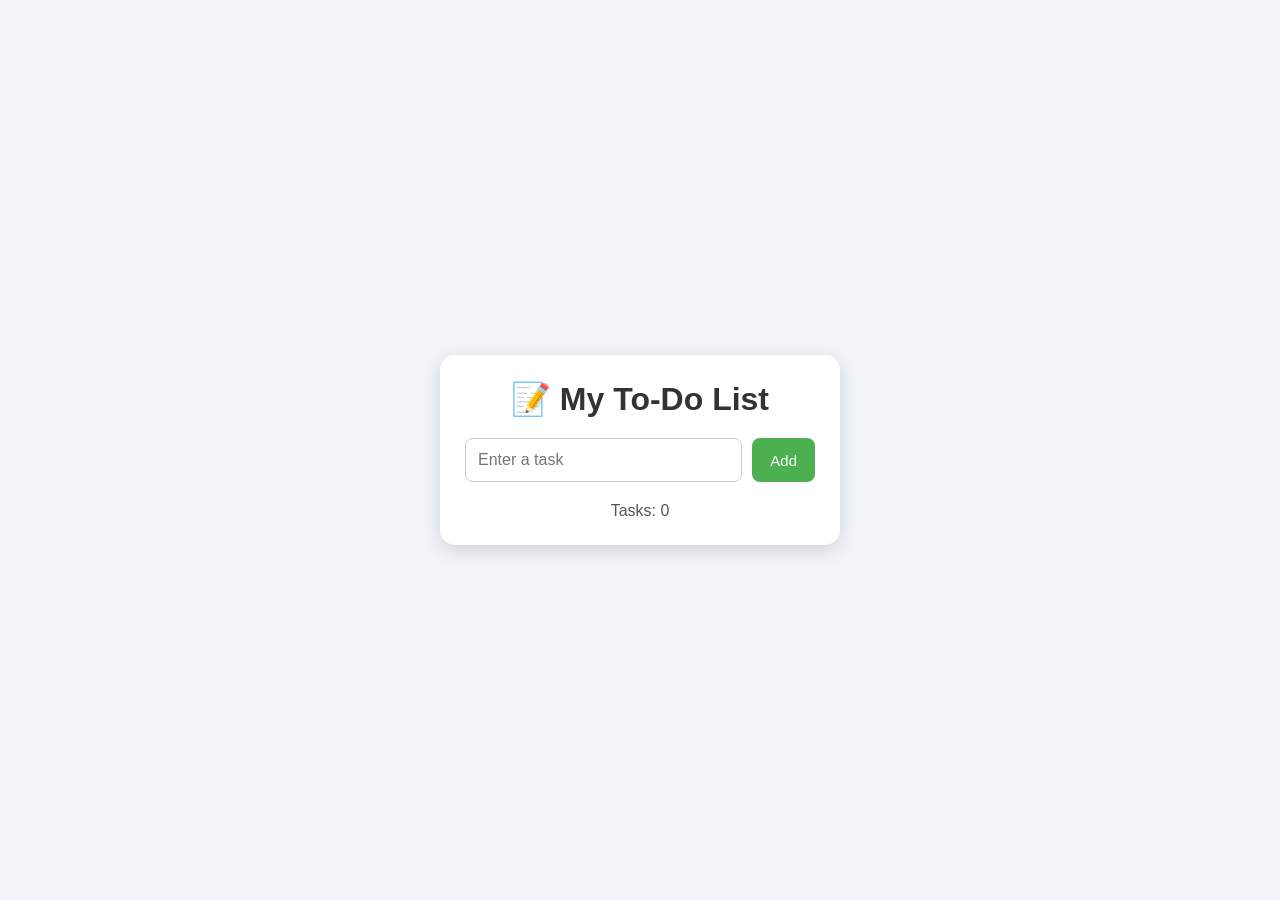
<file: todo.html>
<!DOCTYPE html>
<html lang="en">
<head>
    <meta charset="UTF-8">
    <meta name="viewport" content="width=device-width, initial-scale=1.0">

    <title>My To-Do List</title>

    <style>
        * {
            box-sizing: border-box;
            margin: 0;
            padding: 0;
        }

        body {
            font-family: Arial, sans-serif;
            background: #f2f5f9;
            display: flex;
            justify-content: center;
            align-items: center;
            min-height: 100vh;
        }

        .container {
            width: 400px;
            background: white;
            padding: 25px;
            border-radius: 15px;
            box-shadow: 0 5px 20px rgba(0,0,0,0.15);
        }

        h1 {
            text-align: center;
            margin-bottom: 20px;
            color: #333;
        }

        .input-box {
            display: flex;
            gap: 10px;
        }

        input {
            flex: 1;
            padding: 12px;
            border: 1px solid #ccc;
            border-radius: 8px;
            font-size: 16px;
        }

        button {
            padding: 12px 18px;
            border: none;
            border-radius: 8px;
            background: #4CAF50;
            color: white;
            cursor: pointer;
            font-size: 15px;
        }

        button:hover {
            background: #388e3c;
        }

        ul {
            list-style: none;
            margin-top: 20px;
        }

        li {
            display: flex;
            justify-content: space-between;
            align-items: center;
            padding: 12px;
            margin-bottom: 10px;
            background: #f1f1f1;
            border-radius: 8px;
        }

        li.completed {
            text-decoration: line-through;
            color: gray;
        }

        .delete {
            background: #e53935;
            padding: 7px 10px;
        }

        .delete:hover {
            background: #c62828;
        }

        #count {
            margin-top: 15px;
            text-align: center;
            color: #555;
        }
    </style>
</head>

<body>

    <div class="container">

        <h1>📝 My To-Do List</h1>

        <div class="input-box">
            <input type="text" id="taskInput" placeholder="Enter a task">
            <button onclick="addTask()">Add</button>
        </div>

        <ul id="taskList"></ul>

        <p id="count">Tasks: 0</p>

    </div>

    <script>

        function addTask() {

            let input = document.getElementById("taskInput");
            let task = input.value.trim();

            if (task === "") {
                alert("Please enter a task!");
                return;
            }

            let li = document.createElement("li");

            li.innerHTML = `
                <span onclick="completeTask(this)">
                    ${task}
                </span>

                <button class="delete" onclick="deleteTask(this)">
                    Delete
                </button>
            `;

            document.getElementById("taskList").appendChild(li);

            input.value = "";

            updateCount();
        }


        function completeTask(element) {
            element.parentElement.classList.toggle("completed");
        }


        function deleteTask(button) {
            button.parentElement.remove();

            updateCount();
        }


        function updateCount() {

            let tasks = document.querySelectorAll("#taskList li");

            document.getElementById("count").innerText =
                "Tasks: " + tasks.length;
        }

    </script>

</body>
</html>
</file>
<file: style.css>
```css
* {
    margin: 0;
    padding: 0;
    box-sizing: border-box;
}

html {
    scroll-behavior: smooth;
}

body {
    font-family: Arial, sans-serif;
    background: #f5f5f5;
    color: #333;
}


/* Navigation */

nav {
    height: 70px;
    background: #222;
    color: white;

    display: flex;
    align-items: center;
    justify-content: space-around;

    position: sticky;
    top: 0;
    z-index: 100;
}

nav h2 {
    color: #00bcd4;
}

nav ul {
    display: flex;
    list-style: none;
    gap: 25px;
}

nav ul li a {
    color: white;
    text-decoration: none;
}

nav ul li a:hover {
    color: #00bcd4;
}

nav button {
    background: none;
    border: none;
    font-size: 22px;
    cursor: pointer;
}


/* Home */

.home {
    min-height: 90vh;

    display: flex;
    align-items: center;
    justify-content: center;

    text-align: center;

    background: linear-gradient(
        135deg,
        #00bcd4,
        #673ab7
    );

    color: white;
}

.home-text {
    max-width: 600px;
}

.home h1 {
    font-size: 45px;
    margin-bottom: 15px;
}

.home h1 span {
    color: yellow;
}

.home h2 {
    margin-bottom: 20px;
}

.home p {
    line-height: 1.6;
    margin-bottom: 30px;
}

.btn {
    display: inline-block;

    background: white;
    color: #333;

    padding: 12px 25px;

    text-decoration: none;

    border-radius: 5px;
}


/* Sections */

section {
    padding: 70px 10%;
}

.title {
    text-align: center;
    margin-bottom: 40px;
    font-size: 30px;
}


/* About */

.about-box {
    max-width: 700px;
    margin: auto;

    text-align: center;

    background: white;
    padding: 30px;

    border-radius: 10px;

    box-shadow: 0 5px 15px #ccc;
}

.about-box p {
    line-height: 1.7;
}


/* Skills */

.skills-container {
    display: flex;
    justify-content: center;
    gap: 20px;
    flex-wrap: wrap;
}

.skill {
    width: 250px;

    background: white;

    padding: 25px;

    text-align: center;

    border-radius: 10px;

    box-shadow: 0 5px 15px #ccc;
}

.skill h3 {
    color: #673ab7;
    margin-bottom: 10px;
}


/* Projects */

.projects-container {
    display: flex;
    justify-content: center;
    gap: 20px;
    flex-wrap: wrap;
}

.project {
    width: 280px;

    background: white;

    padding: 25px;

    border-radius: 10px;

    box-shadow: 0 5px 15px #ccc;
}

.project h3 {
    margin-bottom: 15px;
}

.project p {
    line-height: 1.5;
    margin-bottom: 20px;
}

.project button {
    padding: 10px 20px;

    background: #673ab7;
    color: white;

    border: none;

    border-radius: 5px;

    cursor: pointer;
}


/* Contact */

.contact-box {
    max-width: 500px;
    margin: auto;

    display: flex;
    flex-direction: column;

    gap: 15px;
}

.contact-box input,
.contact-box textarea {
    padding: 12px;

    border: 1px solid #ccc;

    border-radius: 5px;

    font-size: 16px;
}

.contact-box textarea {
    height: 120px;
}

.contact-box button {
    padding: 12px;

    background: #00bcd4;
    color: white;

    border: none;

    border-radius: 5px;

    cursor: pointer;

    font-size: 16px;
}


/* Footer */

footer {
    background: #222;
    color: white;

    text-align: center;

    padding: 20px;
}


/* Dark Mode */

.dark {
    background: #111;
    color: white;
}

.dark .about-box,
.dark .skill,
.dark .project {
    background: #222;
    color: white;
}


/* Mobile */

@media (max-width: 700px) {

    nav ul {
        display: none;
    }

    .home h1 {
        font-size: 32px;
    }

    section {
        padding: 50px 5%;
    }
}
```
</file>
